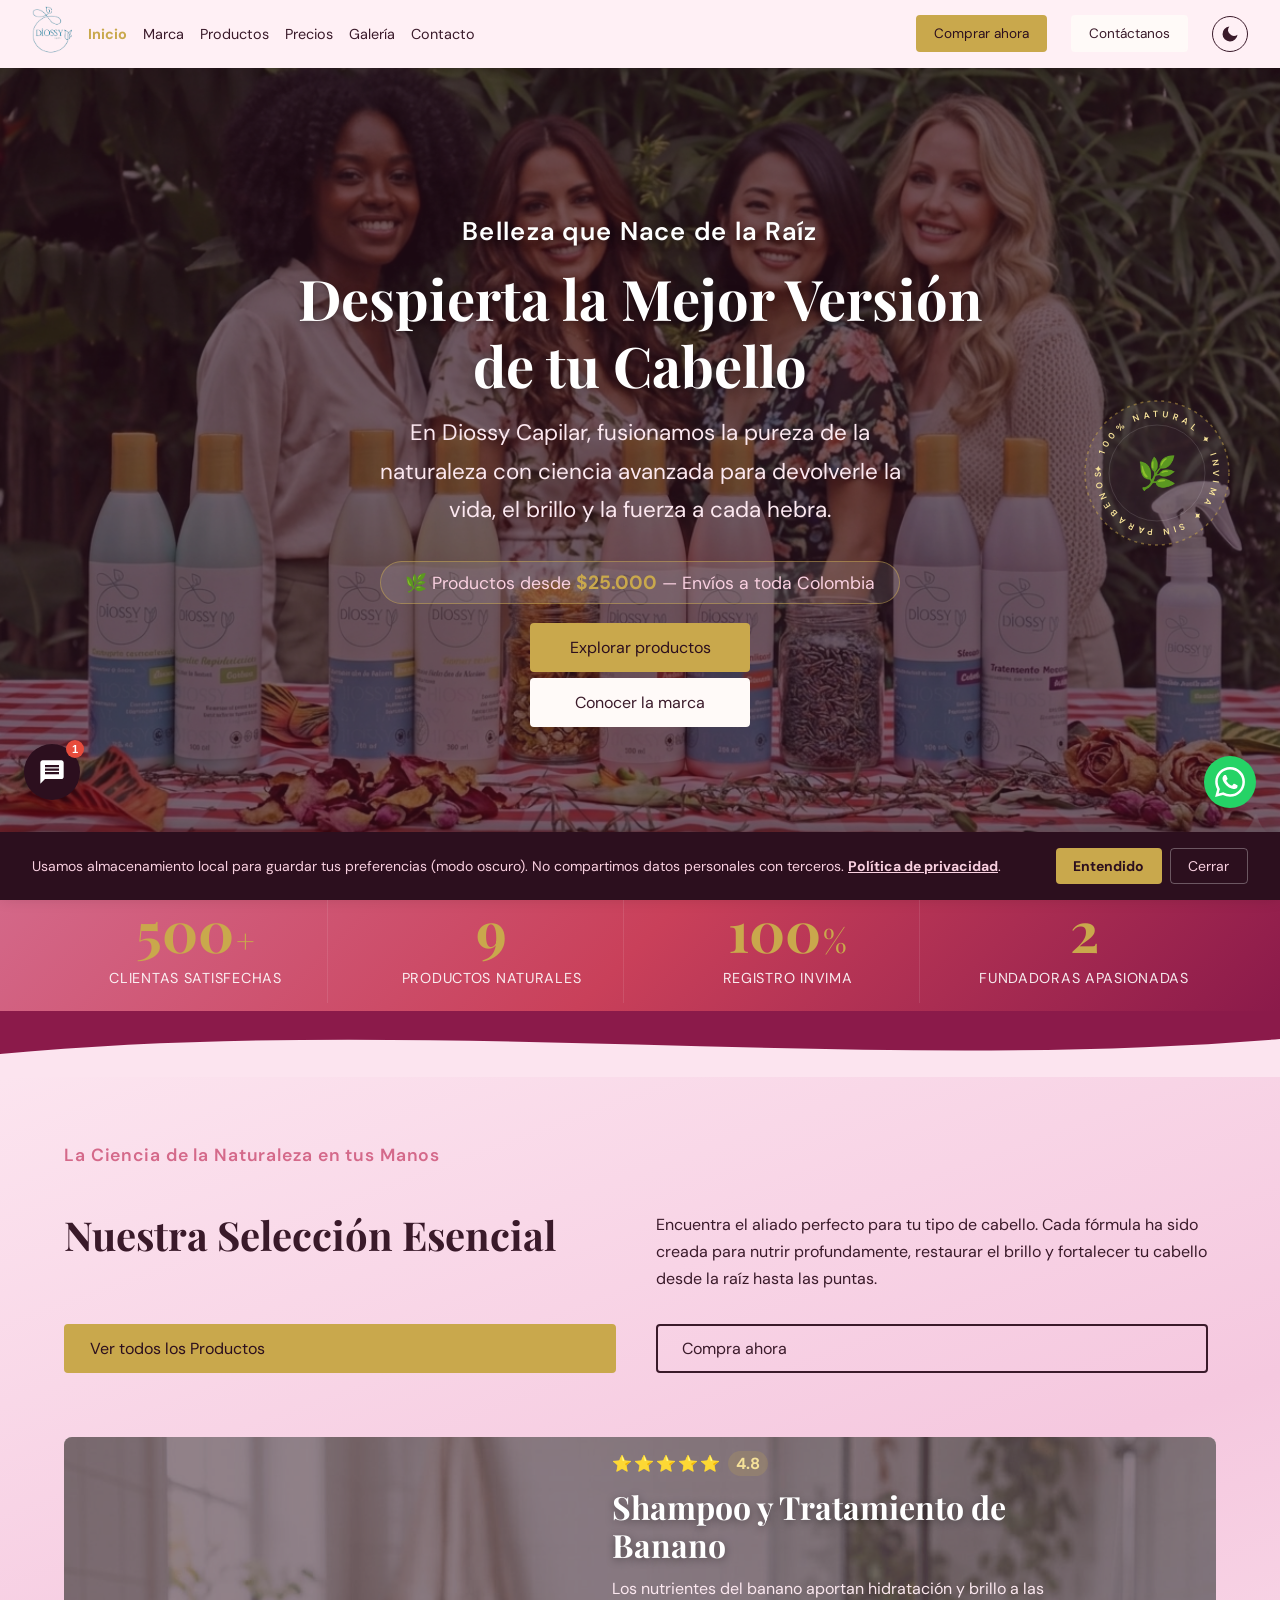
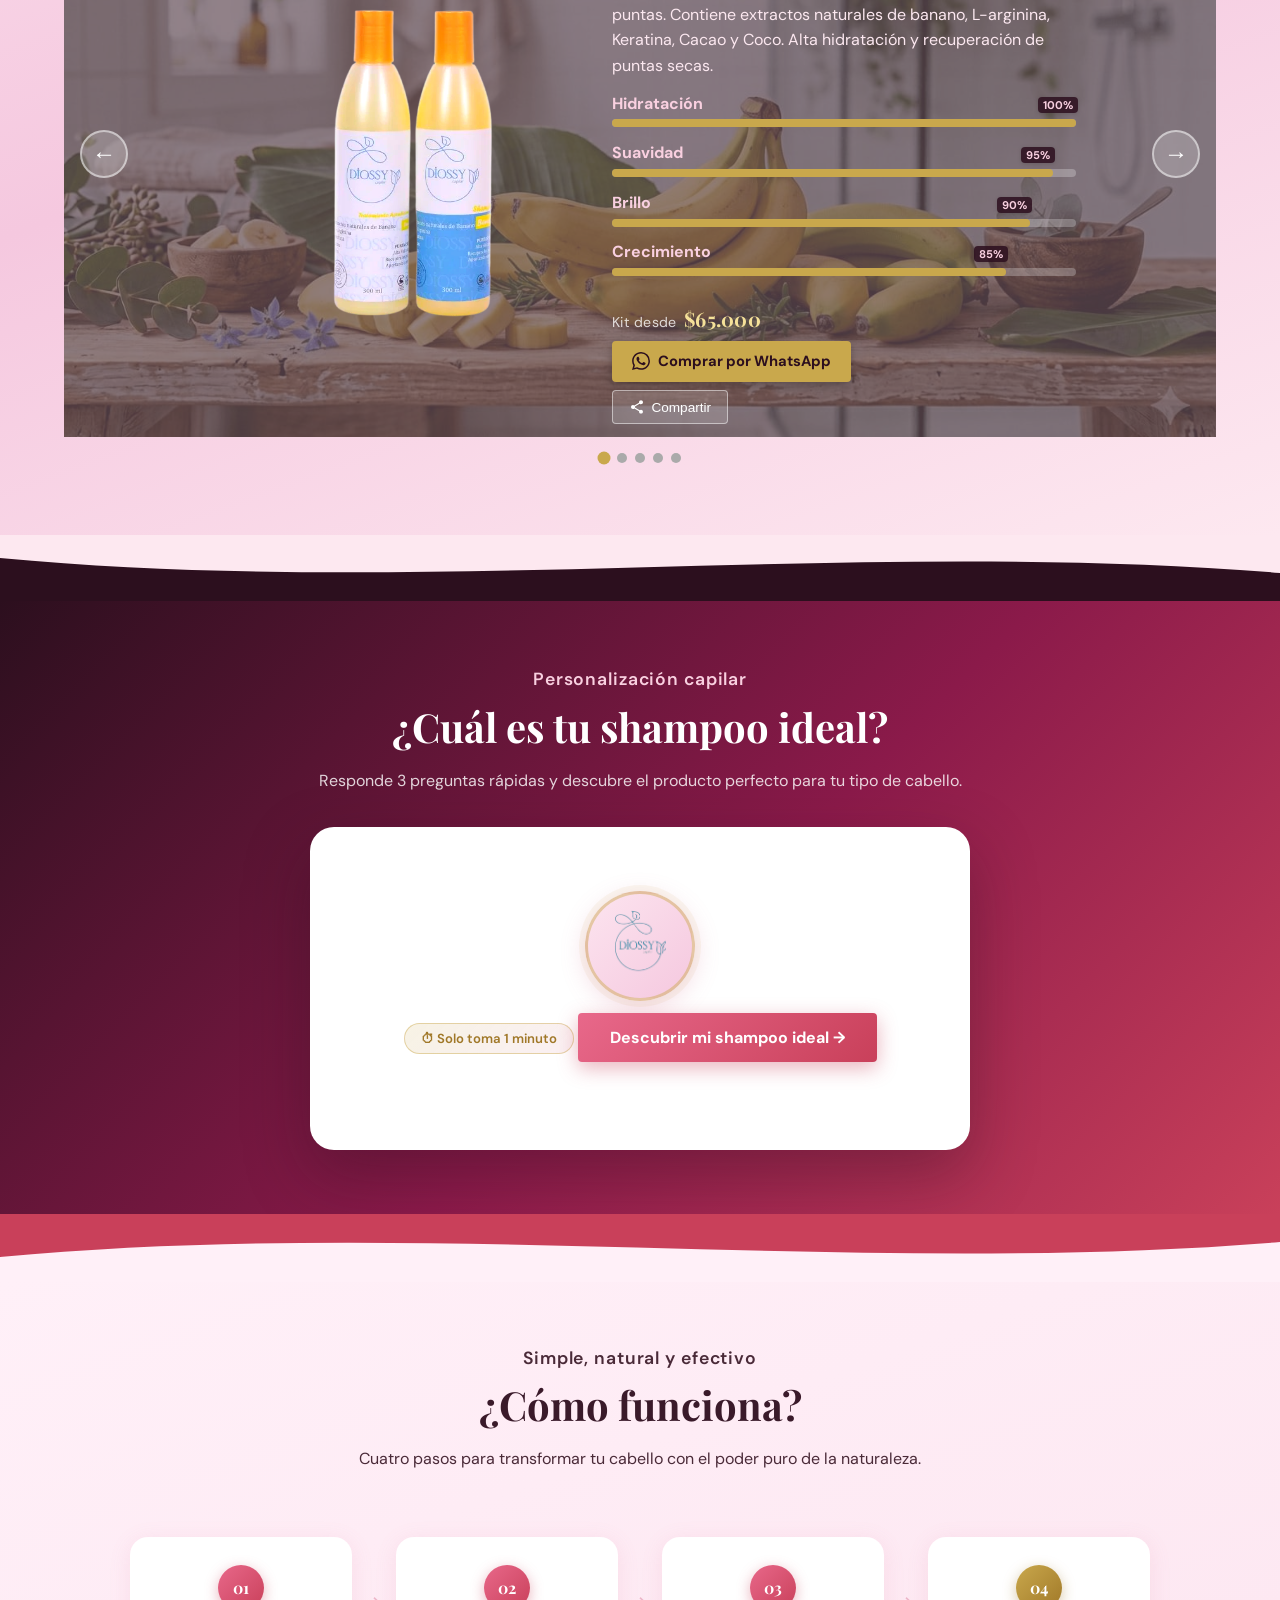
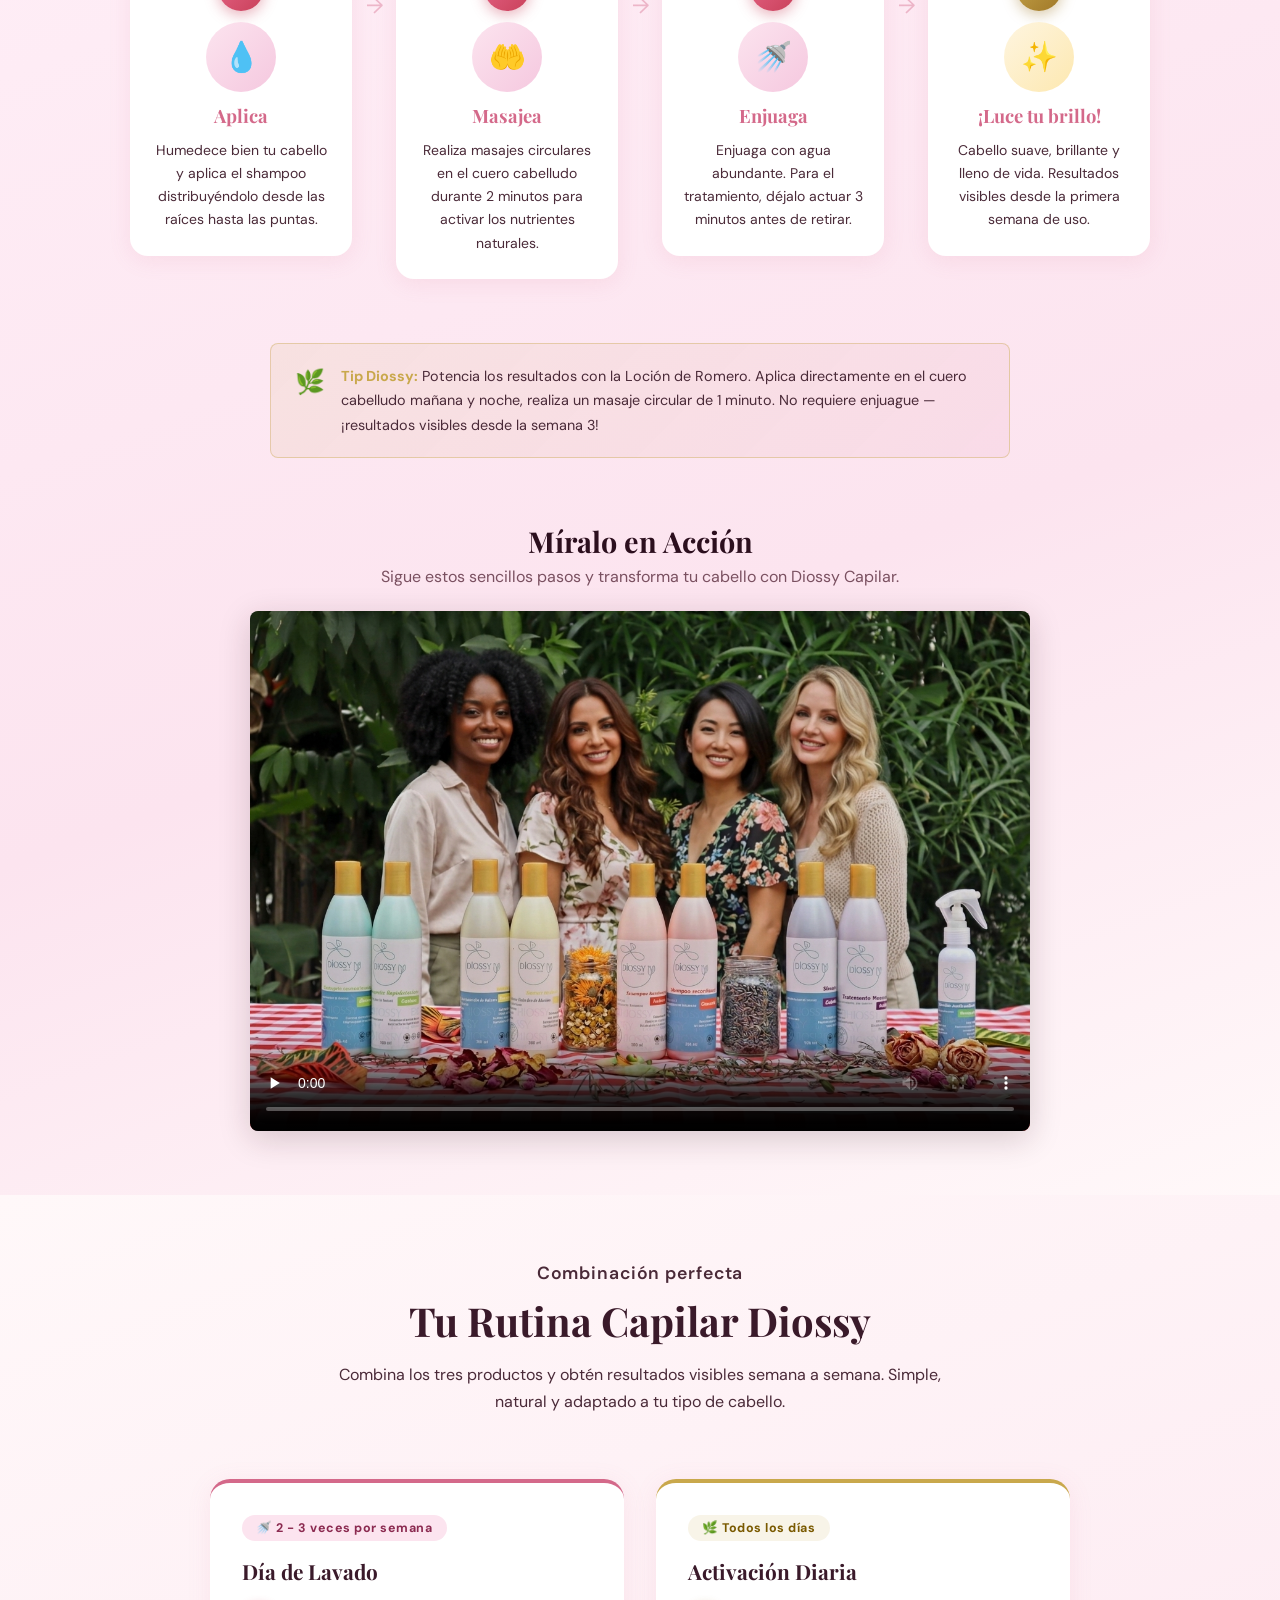
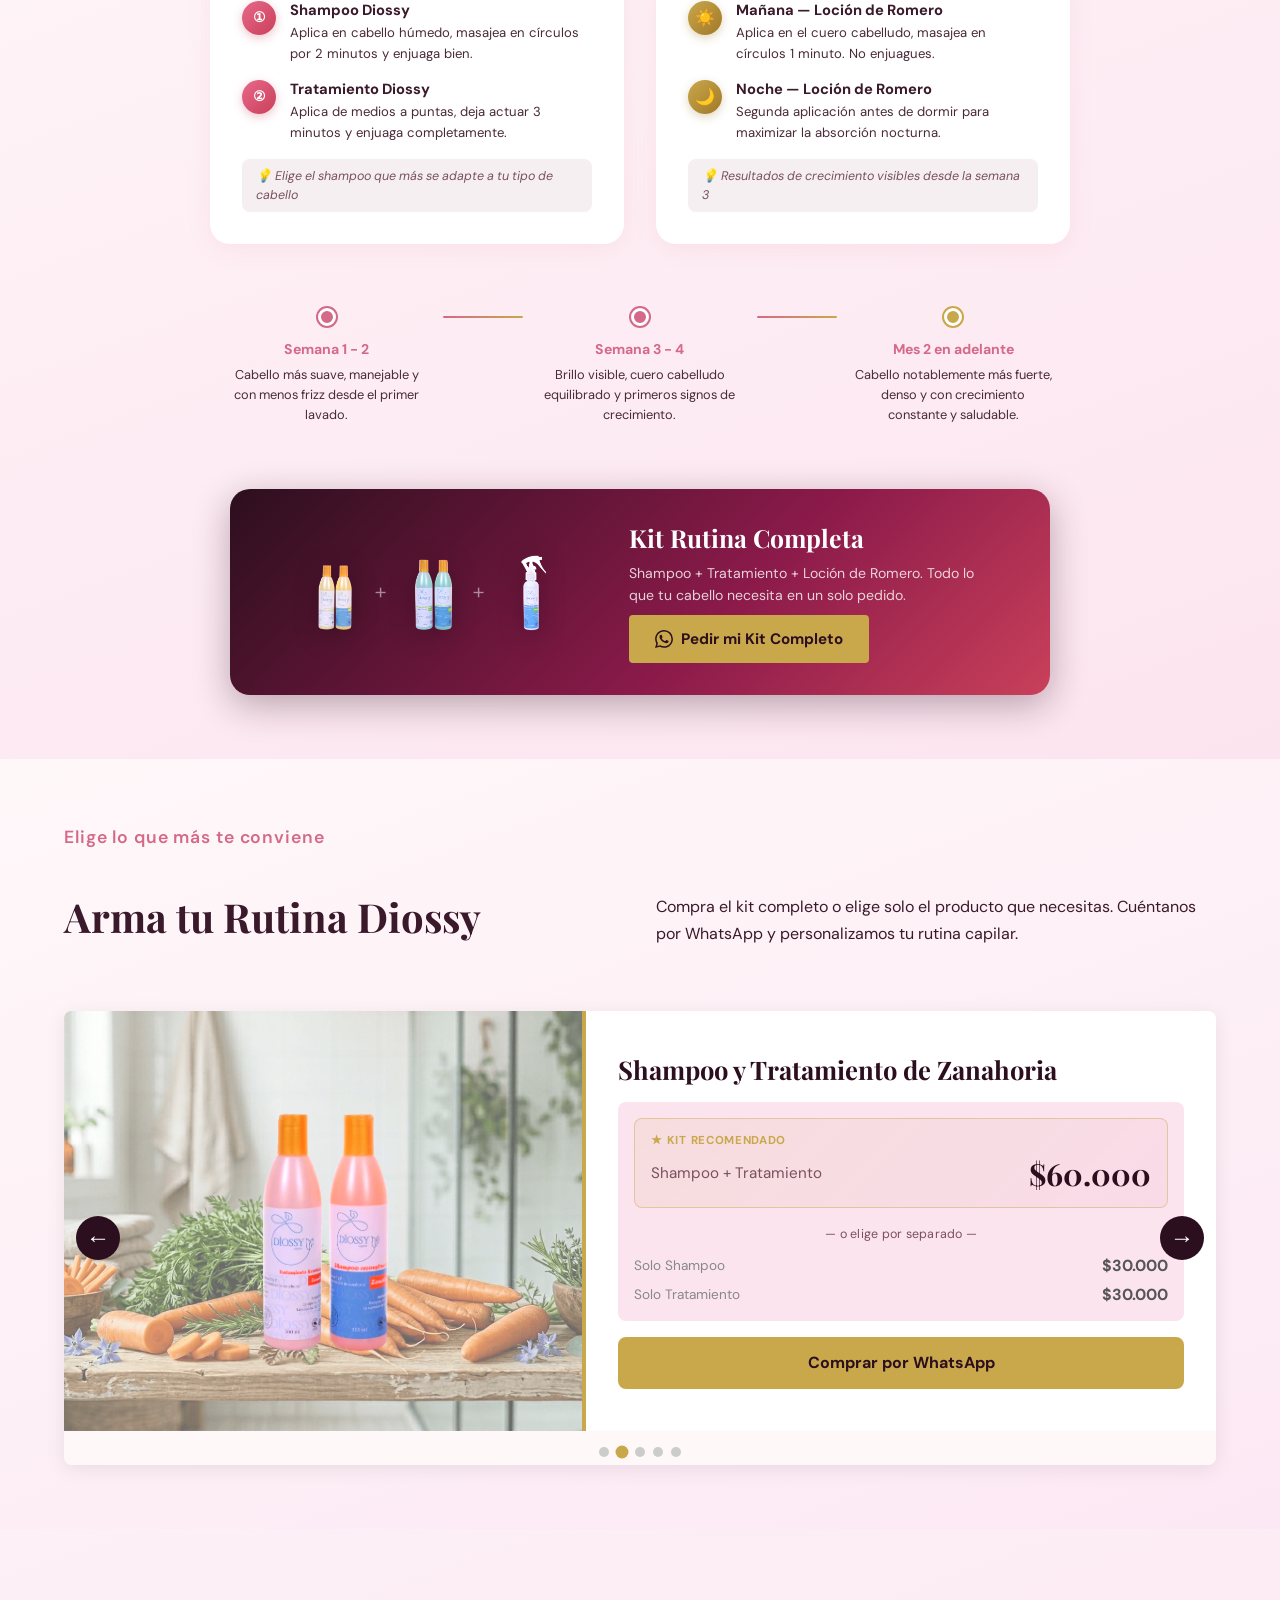
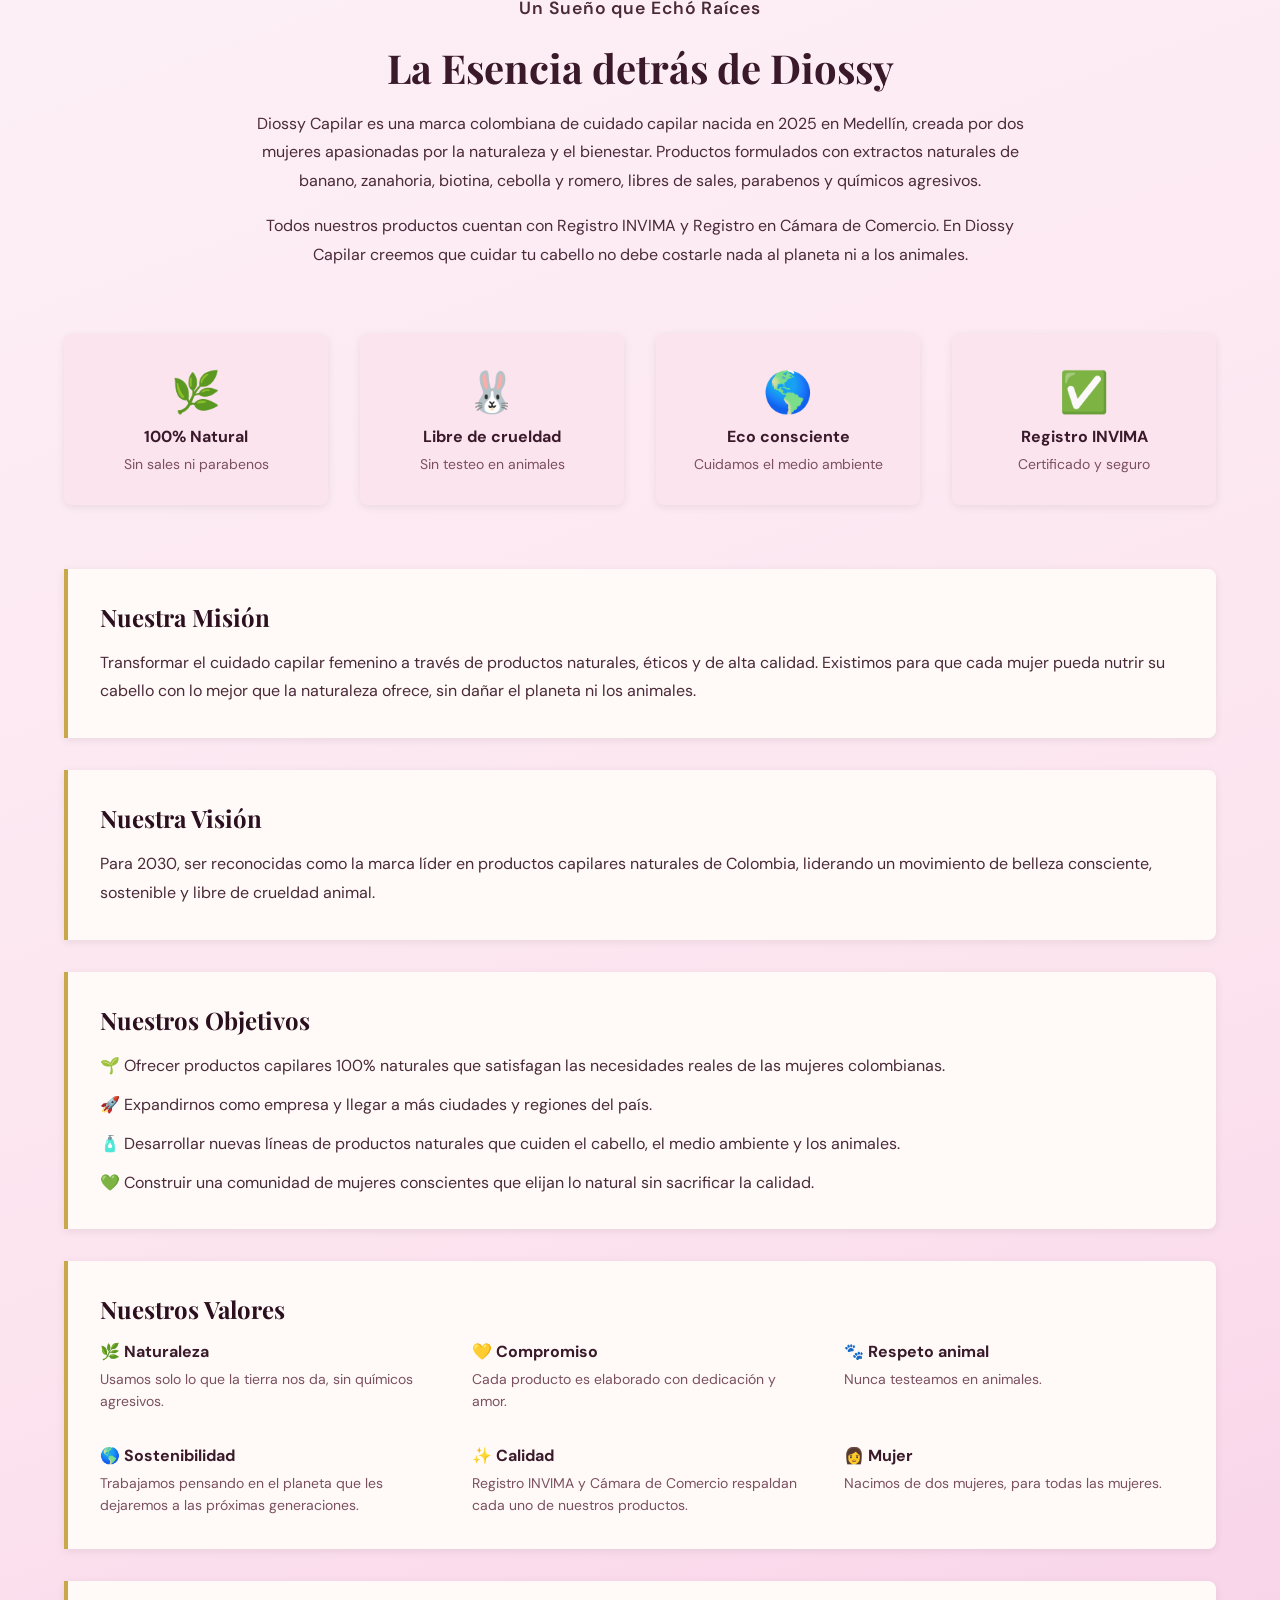
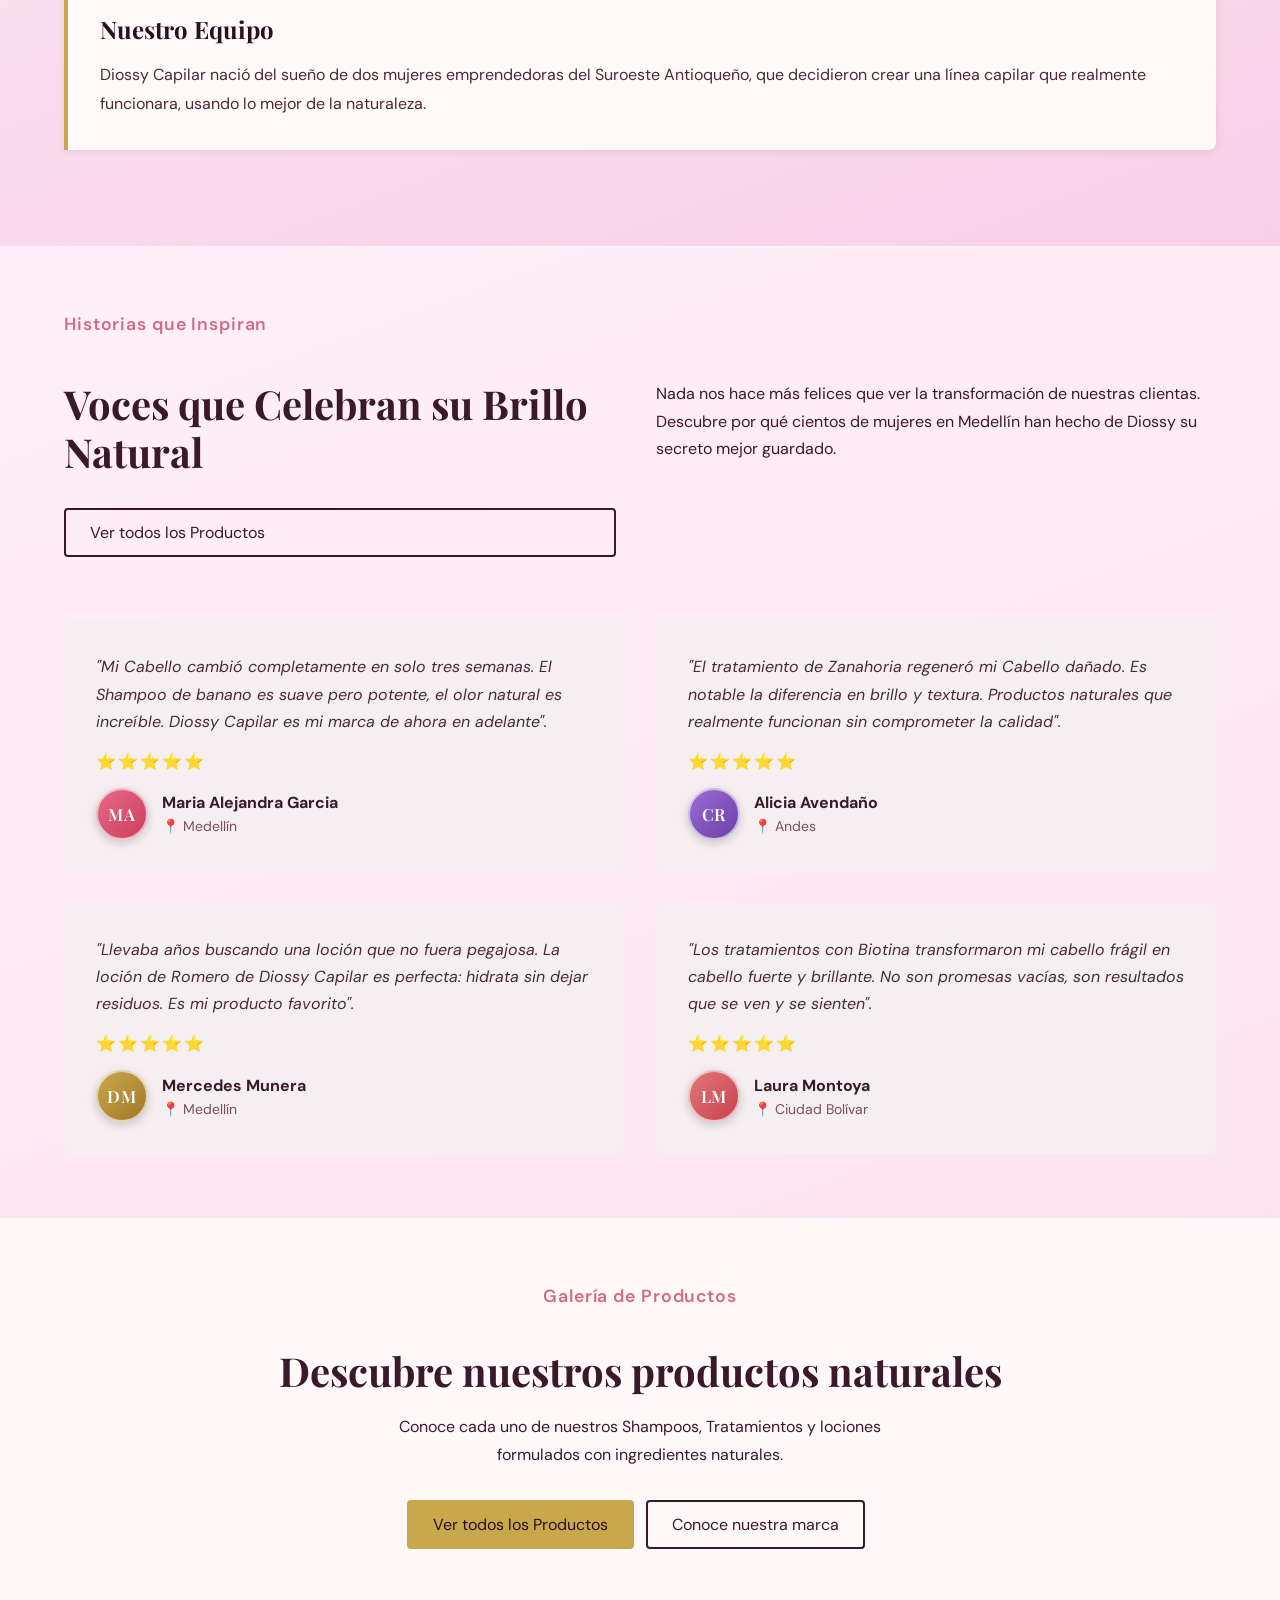
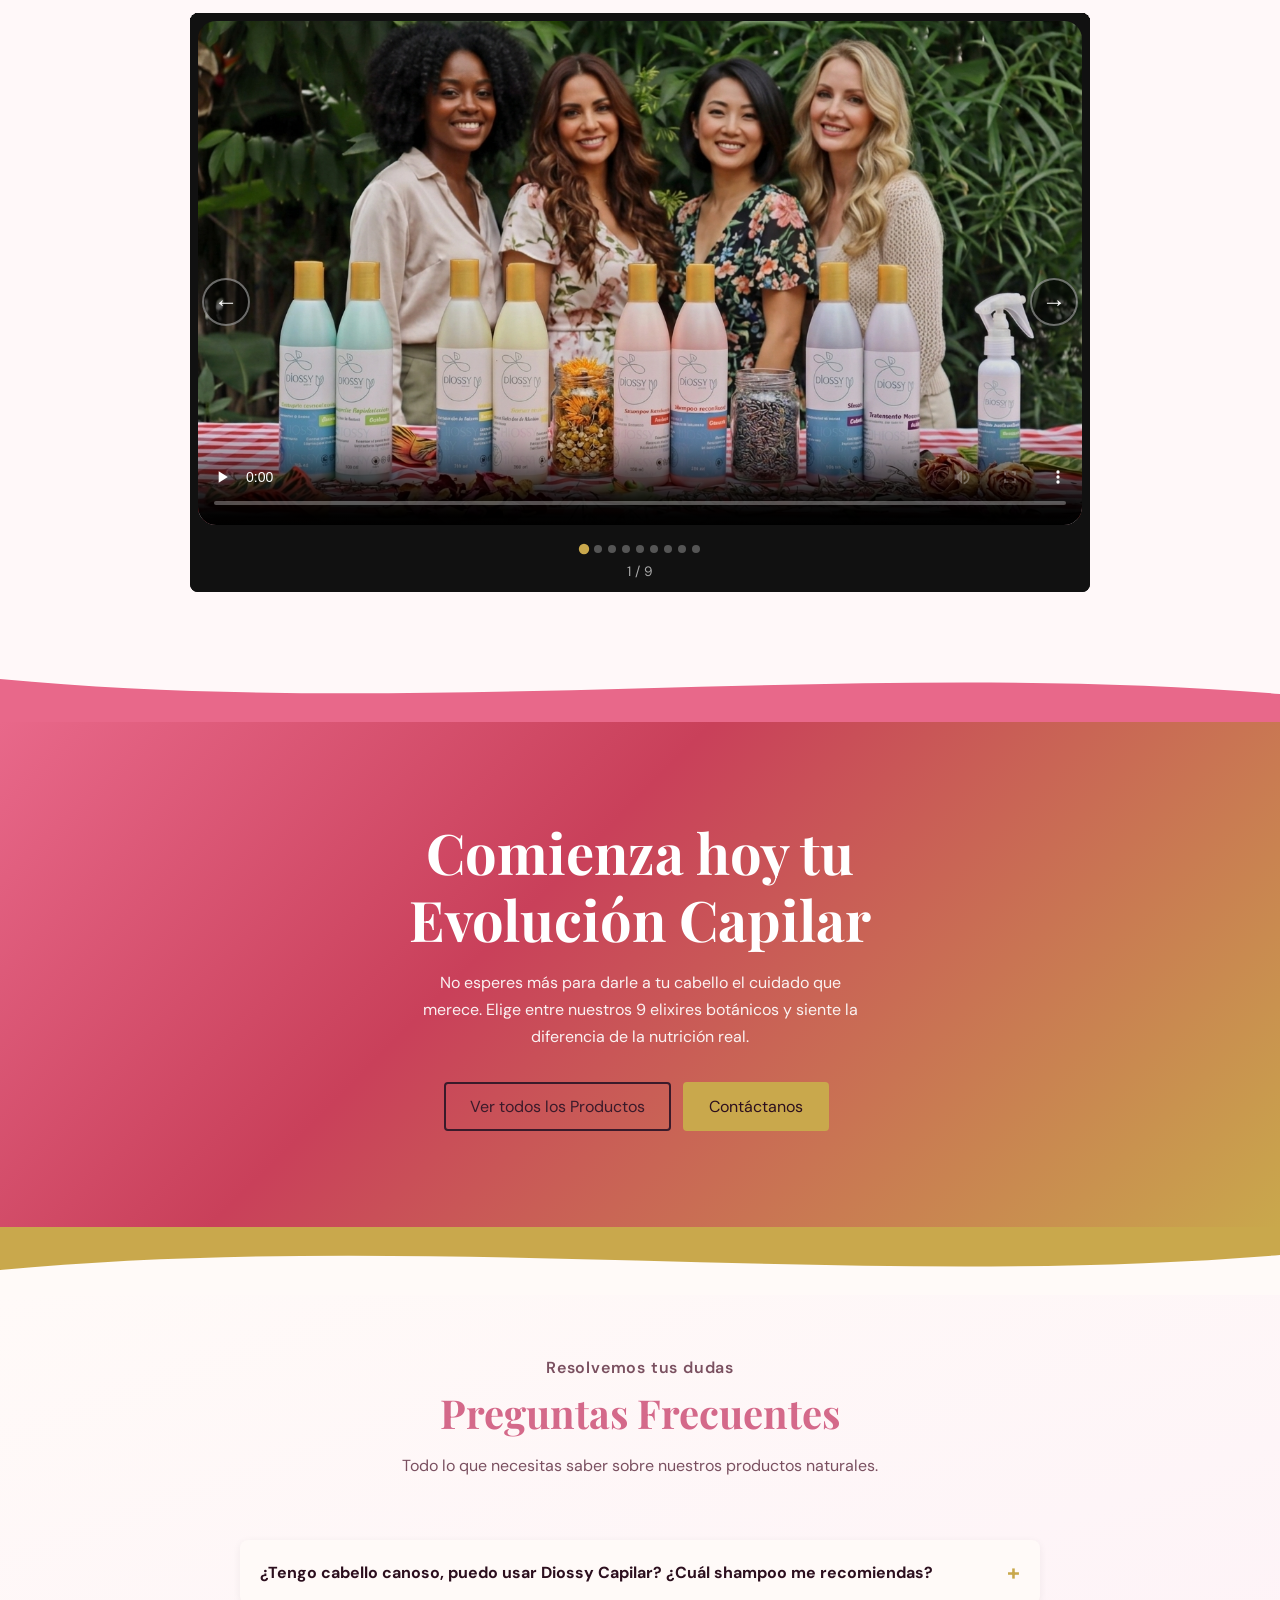
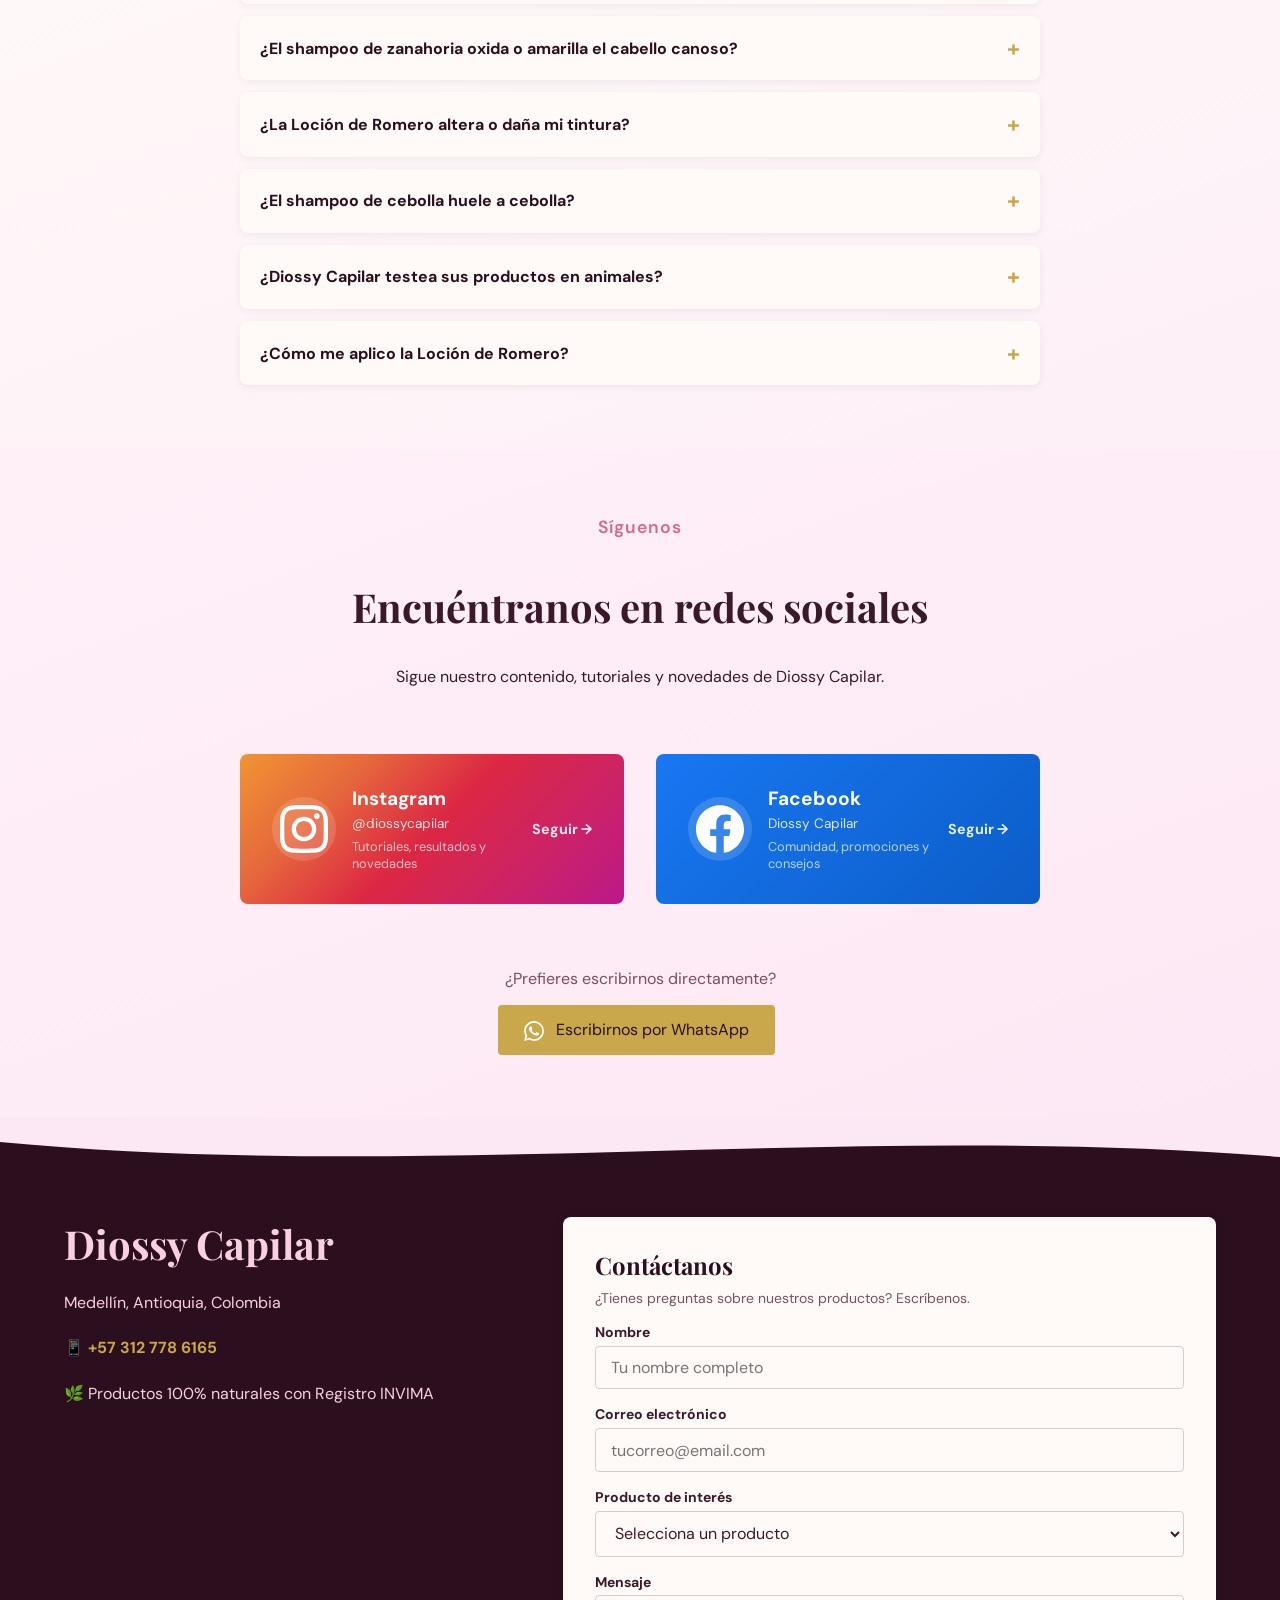
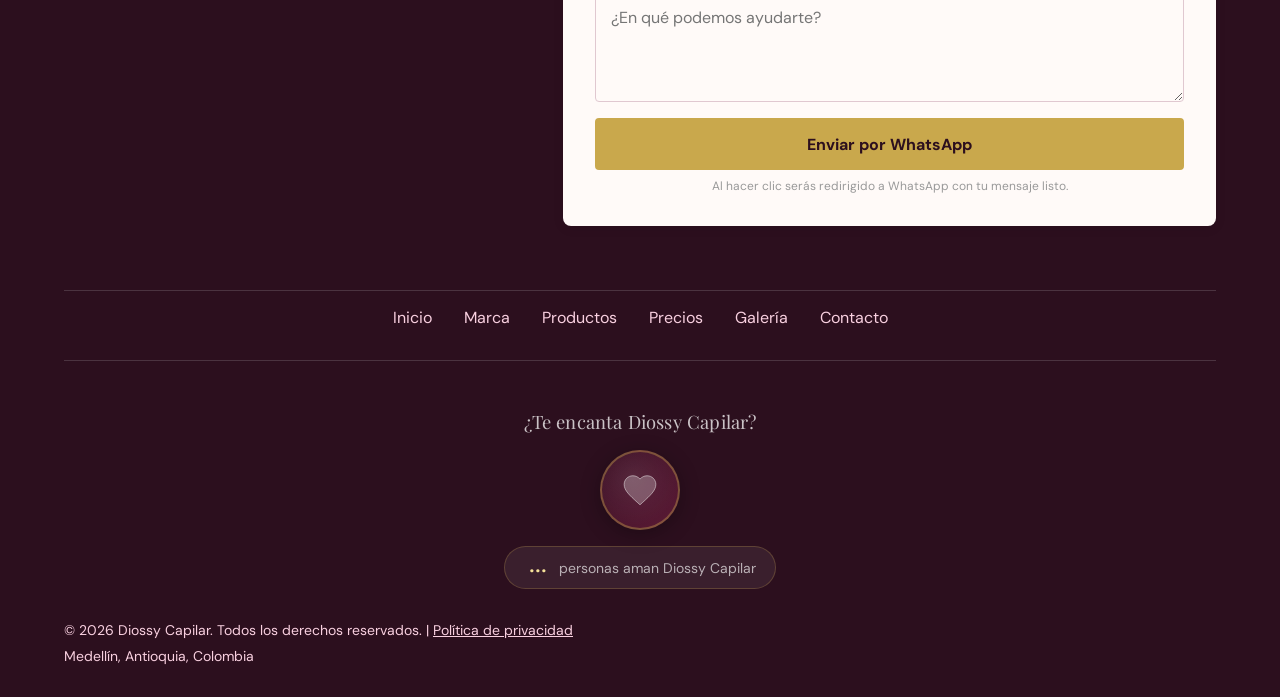
<file: index.html>
<!DOCTYPE html>
<html lang="es">
<head>
  <meta charset="UTF-8">
  <meta name="viewport" content="width=device-width, initial-scale=1.0, viewport-fit=cover">
  <meta name="format-detection" content="telephone=no">
  <meta name="apple-mobile-web-app-capable" content="yes">
  <meta name="apple-mobile-web-app-status-bar-style" content="black-translucent">
  <meta name="apple-mobile-web-app-title" content="Diossy Capilar">

  <!-- SEO -->
  <meta name="description" content="Diossy Capilar — productos capilares naturales con banano, zanahoria, biotina y romero. Medellín, Colombia.">
  <meta name="keywords" content="shampoo natural, cuidado capilar, banano, zanahoria, biotina, cebolla, romero, Medellín, Colombia, INVIMA">
  <meta name="author" content="Diossy Capilar">
  <meta name="robots" content="index, follow">

  <!-- Open Graph -->
  <meta property="og:title" content="Diossy Capilar">
  <meta property="og:description" content="Cuidado capilar 100% natural">
  <meta property="og:image" content="/multimedia/fotoHero.png">
  <meta property="og:url" content="https://diossycapilar.com">
  <meta property="og:type" content="website">
  <meta property="og:locale" content="es_CO">
  <meta property="og:site_name" content="Diossy Capilar">

  <!-- Twitter Card -->
  <meta name="twitter:card" content="summary_large_image">
  <meta name="twitter:title" content="Diossy Capilar — Cuidado Capilar Natural">
  <meta name="twitter:description" content="Productos capilares 100% naturales con banano, zanahoria, biotina y romero. Medellín, Colombia.">
  <meta name="twitter:image" content="/multimedia/fotoHero.png">

  <!-- Canonical -->
  <link rel="canonical" href="https://diossycapilar.com/">

  <!-- Color de barra del navegador en móvil -->
  <meta name="theme-color" content="#2c0f1e">
  <meta name="theme-color" content="#fffaf8" media="(prefers-color-scheme: light)">

  <!-- Fuentes Google -->
  <link rel="preconnect" href="https://fonts.googleapis.com">
  <link rel="preconnect" href="https://fonts.gstatic.com" crossorigin>
  <link rel="preload" as="style" href="https://fonts.googleapis.com/css2?family=Playfair+Display:ital,wght@0,400;0,600;1,400&family=DM+Sans:ital,wght@0,300;0,400;0,500;0,600;1,400&display=swap" onload="this.onload=null;this.rel='stylesheet'">
  <noscript><link href="https://fonts.googleapis.com/css2?family=Playfair+Display:ital,wght@0,400;0,600;1,400&family=DM+Sans:ital,wght@0,300;0,400;0,500;0,600;1,400&display=swap" rel="stylesheet"></noscript>

  <!-- Preload LCP — fondo del hero descubierto vía CSS, se adelanta aquí -->
  <link rel="preload" as="image" href="/multimedia/fotoHero.png" fetchpriority="high">

  <!-- Estilos y favicon -->
  <link rel="stylesheet" href="css/diossy.css">
  <link rel="icon" type="image/x-icon" href="/favicon.ico">
  <link rel="apple-touch-icon" href="/multimedia/logo-removebg-preview.png">
  <link rel="manifest" href="/site.webmanifest">

  <title>Diossy Capilar — Shampoos Naturales con INVIMA | Medellín, Colombia</title>

  <!-- Schema.org — datos estructurados para Google -->
  <script type="application/ld+json">
  {
    "@context": "https://schema.org",
    "@graph": [
      {
        "@type": "LocalBusiness",
        "name": "Diossy Capilar",
        "description": "Productos capilares 100% naturales con banano, zanahoria, biotina, cebolla y romero. Medellín, Colombia.",
        "url": "https://diossycapilar.com",
        "telephone": "+573127786165",
        "address": {
          "@type": "PostalAddress",
          "addressLocality": "Medellín",
          "addressRegion": "Antioquia",
          "addressCountry": "CO"
        },
        "sameAs": [
          "https://www.instagram.com/diossycapilar",
          "https://www.facebook.com/share/1HSxqC48Gy/"
        ],
        "image": "https://diossycapilar.com/multimedia/fotoHero.png"
      },
      {
        "@type": "FAQPage",
        "mainEntity": [
          {
            "@type": "Question",
            "name": "¿Tengo cabello canoso, puedo usar Diossy Capilar? ¿Cuál shampoo me recomiendas?",
            "acceptedAnswer": { "@type": "Answer", "text": "¡Claro que sí! Todos nuestros shampoos son libres de sales y parabenos. Te recomendamos el Shampoo de Biotina que fortalece sin alterar el color, o el Shampoo de Banano que hidrata sin pigmentar." }
          },
          {
            "@type": "Question",
            "name": "¿El shampoo de zanahoria oxida o amarilla el cabello canoso?",
            "acceptedAnswer": { "@type": "Answer", "text": "No. Nuestro Shampoo de Zanahoria utiliza extracto natural, no pigmentos artificiales, por lo que no oxida ni amarilla el cabello canoso." }
          },
          {
            "@type": "Question",
            "name": "¿La Loción de Romero altera o daña mi tintura?",
            "acceptedAnswer": { "@type": "Answer", "text": "No. La Loción de Romero está libre de químicos agresivos, sales y parabenos. Es segura para cabello teñido." }
          },
          {
            "@type": "Question",
            "name": "¿El shampoo de cebolla huele a cebolla?",
            "acceptedAnswer": { "@type": "Answer", "text": "No. A pesar de contener extracto natural de cebolla, tiene una fragancia fresca y agradable. El proceso de formulación elimina el olor característico conservando todos sus beneficios." }
          },
          {
            "@type": "Question",
            "name": "¿Diossy Capilar testea sus productos en animales?",
            "acceptedAnswer": { "@type": "Answer", "text": "No. Diossy Capilar es una marca 100% libre de crueldad animal. Ninguno de nuestros productos es testeado en animales." }
          },
          {
            "@type": "Question",
            "name": "¿Cómo me aplico la Loción de Romero?",
            "acceptedAnswer": { "@type": "Answer", "text": "Aplica directamente sobre el cuero cabelludo dos veces al día — mañana y noche. Realiza un masaje circular durante un minuto para activar la circulación. No requiere enjuague." }
          }
        ]
      }
    ]
  }
  </script>
</head>
<body>

  <!-- Saltar al contenido principal — accesibilidad con teclado -->
  <a href="#inicio" class="skip-link">Saltar al contenido</a>

  <!-- ================================================
       LOADER
  ================================================ -->
  <div id="loader" role="status" aria-label="Cargando Diossy Capilar">
    <div class="loader-burbujas" aria-hidden="true">
      <span class="loader-burbuja small delay-0"></span>
      <span class="loader-burbuja medium delay-1"></span>
      <span class="loader-burbuja large delay-2"></span>
      <span class="loader-burbuja small delay-3"></span>
      <span class="loader-burbuja medium delay-4"></span>
      <span class="loader-burbuja large delay-5"></span>
      <span class="loader-burbuja small delay-6"></span>
      <span class="loader-burbuja medium delay-7"></span>
    </div>
    <div class="loader-contenido">
      <picture>
        <source srcset="/multimedia/logo-removebg-preview.webp" type="image/webp">
        <img src="/multimedia/logo-removebg-preview.png" alt="Logo Diossy Capilar" class="loader-logo" loading="eager" width="200" height="200">
      </picture>
      <div class="loader-spinner"></div>
      <p class="loader-texto">Cargando experiencia natural...</p>
    </div>
  </div>

  <!-- ================================================
       HEADER
  ================================================ -->
  <header>
    <a href="#inicio" class="logo">
      <picture>
        <source srcset="/multimedia/logo-removebg-preview.webp" type="image/webp">
        <img src="/multimedia/logo-removebg-preview.png" alt="Logo Diossy Capilar" class="logo-img" loading="eager" fetchpriority="high" width="110" height="55">
      </picture>
    </a>
    <button class="nav-toggle" id="nav-toggle" aria-label="Abrir menú" aria-expanded="false" aria-controls="nav-principal">
      <span class="nav-toggle-barra" aria-hidden="true"></span>
      <span class="nav-toggle-barra" aria-hidden="true"></span>
      <span class="nav-toggle-barra" aria-hidden="true"></span>
    </button>
    <nav id="nav-principal" aria-label="Navegación principal">
      <ul>
        <li><a href="#inicio">Inicio</a></li>
        <li><a href="#marca">Marca</a></li>
        <li><a href="#productos">Productos</a></li>
        <li><a href="#precios">Precios</a></li>
        <li><a href="#galeria">Galería</a></li>
        <li><a href="#contacto">Contacto</a></li>
      </ul>
    </nav>
    <a href="#productos" class="btn-verde">Comprar ahora</a>
    <a href="#contacto" class="btn-blanco">Contáctanos</a>
    <button class="btn-dark" id="btn-dark" title="Activar modo oscuro" aria-label="Activar modo oscuro">
      <svg id="icono-dark" xmlns="http://www.w3.org/2000/svg" viewBox="0 0 24 24" width="20" height="20" fill="currentColor" aria-hidden="true">
        <path d="M21 12.79A9 9 0 1 1 11.21 3 7 7 0 0 0 21 12.79z"/>
      </svg>
    </button>
  </header>

  <main>

    <!-- ================================================
         HERO
    ================================================ -->
    <section id="inicio" class="hero">
      <p class="subtitulo-linea">Belleza que Nace de la Raíz</p>
      <h1>Despierta la Mejor Versión de tu Cabello</h1>
      <p class="descripcion">
        En Diossy Capilar, fusionamos la pureza de la naturaleza con ciencia avanzada
        para devolverle la vida, el brillo y la fuerza a cada hebra.
      </p>
      <p class="hero-precio">🌿 Productos desde <strong>$25.000</strong> — Envíos a toda Colombia</p>
      <a href="#productos" class="btn-verde">Explorar productos</a>
      <a href="#marca" class="btn-blanco">Conocer la marca</a>

      <!-- Badge giratorio -->
      <div class="badge-hero" aria-hidden="true">
        <svg class="badge-svg" viewBox="0 0 150 150" xmlns="http://www.w3.org/2000/svg">
          <defs>
            <path id="badge-circulo"
              d="M75,75 m -56,0 a 56,56 0 1,1 112,0 a 56,56 0 1,1 -112,0"/>
          </defs>
          <!-- Borde exterior punteado -->
          <circle cx="75" cy="75" r="72"
            fill="rgba(255,255,255,0.06)"
            stroke="rgba(201,168,76,0.5)"
            stroke-width="1.5"
            stroke-dasharray="3 4"/>
          <!-- Borde interior sutil -->
          <circle cx="75" cy="75" r="48"
            fill="none"
            stroke="rgba(255,255,255,0.12)"
            stroke-width="1"/>
          <!-- Texto circular -->
          <text font-size="8.8"
                fill="#f5e199"
                font-family="DM Sans, Arial, sans-serif"
                font-weight="600"
                letter-spacing="0">
            <textPath href="#badge-circulo" textLength="352" lengthAdjust="spacing">
              ✦ 100% NATURAL  ✦  INVIMA  ✦  SIN PARABENOS
            </textPath>
          </text>
        </svg>
        <!-- Centro estático -->
        <span class="badge-centro" aria-hidden="true">🌿</span>
      </div>
    </section>

    <!-- ================================================
         ESTADÍSTICAS
    ================================================ -->
    <section class="estadisticas" aria-label="Estadísticas de Diossy Capilar">
      <div class="estadisticas-grid">
        <article class="estadistica-item">
          <div class="estadistica-valor">
            <span class="estadistica-numero" data-objetivo="500">0</span>
            <span class="estadistica-signo" aria-hidden="true">+</span>
          </div>
          <p>Clientas satisfechas</p>
        </article>
        <article class="estadistica-item">
          <div class="estadistica-valor">
            <span class="estadistica-numero" data-objetivo="9">0</span>
          </div>
          <p>Productos naturales</p>
        </article>
        <article class="estadistica-item">
          <div class="estadistica-valor">
            <span class="estadistica-numero" data-objetivo="100">0</span>
            <span class="estadistica-signo" aria-hidden="true">%</span>
          </div>
          <p>Registro INVIMA</p>
        </article>
        <article class="estadistica-item">
          <div class="estadistica-valor">
            <span class="estadistica-numero" data-objetivo="2">0</span>
          </div>
          <p>Fundadoras apasionadas</p>
        </article>
      </div>
    </section>

    <!-- OLA: estadísticas (oscuro) → productos (claro) -->
    <div class="ola" aria-hidden="true">
      <svg xmlns="http://www.w3.org/2000/svg" viewBox="0 0 1440 70" preserveAspectRatio="none">
        <rect width="1440" height="70" fill="#8b1a4a"/>
        <path d="M0,45 C480,5 960,65 1440,30 L1440,70 L0,70 Z" fill="#fce4ef"/>
      </svg>
    </div>

    <!-- ================================================
         PRODUCTOS — CARRUSEL
    ================================================ -->
    <section id="productos" class="productos-destacados">
      <header class="seccion-encabezado">
        <p class="subtitulo-linea">La Ciencia de la Naturaleza en tus Manos</p>
        <h2>Nuestra Selección Esencial</h2>
        <p>Encuentra el aliado perfecto para tu tipo de cabello. Cada fórmula ha sido creada para nutrir profundamente, restaurar el brillo y fortalecer tu cabello desde la raíz hasta las puntas.</p>
        <a href="#productos" class="btn-verde">Ver todos los Productos</a>
        <a href="#precios" class="btn-blanco-borde">Compra ahora</a>
      </header>

      <div class="carrusel" id="carrusel-productos" role="region" aria-label="Carrusel de productos">
        <button class="carrusel-btn carrusel-prev" aria-label="Producto anterior">&#8592;</button>
        <button class="carrusel-btn carrusel-next" aria-label="Producto siguiente">&#8594;</button>

        <div class="carrusel-pista">

          <!-- SLIDE 1 — BANANO -->
          <article class="carrusel-slide banano-fondo" aria-label="Shampoo y Tratamiento de Banano">
            <div class="slide-overlay" aria-hidden="true"></div>
            <div class="slide-contenido">
              <picture>
                <source srcset="/multimedia/shampoo-banano.webp" type="image/webp">
                <img src="/multimedia/shampoo%20banano.png" alt="Botella de Shampoo de Banano Diossy Capilar" loading="lazy" width="280" height="420">
              </picture>
              <div class="slide-info">
                <div class="estrellas" role="img" aria-label="Calificación 4.8 de 5 estrellas">
                  <span aria-hidden="true">⭐</span><span aria-hidden="true">⭐</span><span aria-hidden="true">⭐</span><span aria-hidden="true">⭐</span><span aria-hidden="true">⭐</span>
                  <span class="estrellas-numero">4.8</span>
                </div>
                <h3>Shampoo y Tratamiento de Banano</h3>
                <p>Los nutrientes del banano aportan hidratación y brillo a las puntas. Contiene extractos naturales de banano, L-arginina, Keratina, Cacao y Coco. Alta hidratación y recuperación de puntas secas.</p>
                <div class="beneficios" aria-label="Beneficios del producto">
                  <p class="beneficio-etiqueta">Hidratación</p>
                  <div class="barra-fondo" role="progressbar" aria-label="Hidratación: 100%" aria-valuenow="100" aria-valuemin="0" aria-valuemax="100"><div class="barra-relleno" data-porcentaje="100"></div></div>
                  <p class="beneficio-etiqueta">Suavidad</p>
                  <div class="barra-fondo" role="progressbar" aria-label="Suavidad: 95%" aria-valuenow="95" aria-valuemin="0" aria-valuemax="100"><div class="barra-relleno" data-porcentaje="95"></div></div>
                  <p class="beneficio-etiqueta">Brillo</p>
                  <div class="barra-fondo" role="progressbar" aria-label="Brillo: 90%" aria-valuenow="90" aria-valuemin="0" aria-valuemax="100"><div class="barra-relleno" data-porcentaje="90"></div></div>
                  <p class="beneficio-etiqueta">Crecimiento</p>
                  <div class="barra-fondo" role="progressbar" aria-label="Crecimiento: 85%" aria-valuenow="85" aria-valuemin="0" aria-valuemax="100"><div class="barra-relleno" data-porcentaje="85"></div></div>
                </div>
                <div class="slide-acciones">
                  <span class="slide-precio">Kit desde <strong>$65.000</strong></span>
                  <a href="https://wa.me/573127786165?text=Hola%20Diossy%20Capilar!%20Me%20interesa%20el%20Shampoo%20y%20Tratamiento%20de%20Banano%20%F0%9F%8D%8C" target="_blank" rel="noopener noreferrer" class="btn-slide-comprar" aria-label="Comprar Shampoo de Banano por WhatsApp">
                    <svg xmlns="http://www.w3.org/2000/svg" viewBox="0 0 24 24" width="18" height="18" fill="currentColor" aria-hidden="true">
                      <path d="M17.472 14.382c-.297-.149-1.758-.867-2.03-.967-.273-.099-.471-.148-.67.15-.197.297-.767.966-.94 1.164-.173.199-.347.223-.644.075-.297-.15-1.255-.463-2.39-1.475-.883-.788-1.48-1.761-1.653-2.059-.173-.297-.018-.458.13-.606.134-.133.298-.347.446-.52.149-.174.198-.298.298-.497.099-.198.05-.371-.025-.52-.075-.149-.669-1.612-.916-2.207-.242-.579-.487-.5-.669-.51-.173-.008-.371-.01-.57-.01-.198 0-.52.074-.792.372-.272.297-1.04 1.016-1.04 2.479 0 1.462 1.065 2.875 1.213 3.074.149.198 2.096 3.2 5.077 4.487.709.306 1.262.489 1.694.625.712.227 1.36.195 1.871.118.571-.085 1.758-.719 2.006-1.413.248-.694.248-1.289.173-1.413-.074-.124-.272-.198-.57-.347m-5.421 7.403h-.004a9.87 9.87 0 01-5.031-1.378l-.361-.214-3.741.982.998-3.648-.235-.374a9.86 9.86 0 01-1.51-5.26c.001-5.45 4.436-9.884 9.888-9.884 2.64 0 5.122 1.03 6.988 2.898a9.825 9.825 0 012.893 6.994c-.003 5.45-4.437 9.884-9.885 9.884m8.413-18.297A11.815 11.815 0 0012.05 0C5.495 0 .16 5.335.157 11.892c0 2.096.547 4.142 1.588 5.945L.057 24l6.305-1.654a11.882 11.882 0 005.683 1.448h.005c6.554 0 11.89-5.335 11.893-11.893a11.821 11.821 0 00-3.48-8.413Z"/>
                    </svg>
                    Comprar por WhatsApp
                  </a>
                  <button class="btn-compartir" data-producto="Shampoo y Tratamiento de Banano" aria-label="Compartir Shampoo y Tratamiento de Banano">
                    <svg xmlns="http://www.w3.org/2000/svg" viewBox="0 0 24 24" width="16" height="16" fill="currentColor" aria-hidden="true">
                      <path d="M18 16.08c-.76 0-1.44.3-1.96.77L8.91 12.7c.05-.23.09-.46.09-.7s-.04-.47-.09-.7l7.05-4.11c.54.5 1.25.81 2.04.81 1.66 0 3-1.34 3-3s-1.34-3-3-3-3 1.34-3 3c0 .24.04.47.09.7L8.04 9.81C7.5 9.31 6.79 9 6 9c-1.66 0-3 1.34-3 3s1.34 3 3 3c.79 0 1.5-.31 2.04-.81l7.12 4.16c-.05.21-.08.43-.08.65 0 1.61 1.31 2.92 2.92 2.92s2.92-1.31 2.92-2.92-1.31-2.92-2.92-2.92z"/>
                    </svg>
                    Compartir
                  </button>
                </div>
              </div>
            </div>
          </article>

          <!-- SLIDE 2 — ZANAHORIA -->
          <article class="carrusel-slide zanahoria-fondo" aria-label="Shampoo y Tratamiento de Zanahoria">
            <div class="slide-overlay" aria-hidden="true"></div>
            <div class="slide-contenido">
              <picture>
                <source srcset="/multimedia/shampoo-zanahoria.webp" type="image/webp">
                <img src="/multimedia/shampoo%20zanahoria.png" alt="Botella de Shampoo de Zanahoria Diossy Capilar" loading="lazy" width="280" height="420">
              </picture>
              <div class="slide-info">
                <div class="estrellas" role="img" aria-label="Calificación 4.7 de 5 estrellas">
                  <span aria-hidden="true">⭐</span><span aria-hidden="true">⭐</span><span aria-hidden="true">⭐</span><span aria-hidden="true">⭐</span><span aria-hidden="true">⭐</span>
                  <span class="estrellas-numero">4.7</span>
                </div>
                <h3>Shampoo y Tratamiento de Zanahoria</h3>
                <p>Las vitaminas C y E de la zanahoria logran un relleno molecular reconstructor. Extractos naturales de zanahoria, argán, guaraná y biotina. Recupera el brillo y la suavidad del cabello.</p>
                <div class="beneficios" aria-label="Beneficios del producto">
                  <p class="beneficio-etiqueta">Hidratación</p>
                  <div class="barra-fondo" role="progressbar" aria-label="Hidratación: 90%" aria-valuenow="90" aria-valuemin="0" aria-valuemax="100"><div class="barra-relleno" data-porcentaje="90"></div></div>
                  <p class="beneficio-etiqueta">Suavidad</p>
                  <div class="barra-fondo" role="progressbar" aria-label="Suavidad: 100%" aria-valuenow="100" aria-valuemin="0" aria-valuemax="100"><div class="barra-relleno" data-porcentaje="100"></div></div>
                  <p class="beneficio-etiqueta">Brillo</p>
                  <div class="barra-fondo" role="progressbar" aria-label="Brillo: 95%" aria-valuenow="95" aria-valuemin="0" aria-valuemax="100"><div class="barra-relleno" data-porcentaje="95"></div></div>
                  <p class="beneficio-etiqueta">Crecimiento</p>
                  <div class="barra-fondo" role="progressbar" aria-label="Crecimiento: 90%" aria-valuenow="90" aria-valuemin="0" aria-valuemax="100"><div class="barra-relleno" data-porcentaje="90"></div></div>
                </div>
                <div class="slide-acciones">
                  <span class="slide-precio">Kit desde <strong>$60.000</strong></span>
                  <a href="https://wa.me/573127786165?text=Hola%20Diossy%20Capilar!%20Me%20interesa%20el%20Shampoo%20y%20Tratamiento%20de%20Zanahoria%20%F0%9F%A5%95" target="_blank" rel="noopener noreferrer" class="btn-slide-comprar" aria-label="Comprar Shampoo de Zanahoria por WhatsApp">
                    <svg xmlns="http://www.w3.org/2000/svg" viewBox="0 0 24 24" width="18" height="18" fill="currentColor" aria-hidden="true">
                      <path d="M17.472 14.382c-.297-.149-1.758-.867-2.03-.967-.273-.099-.471-.148-.67.15-.197.297-.767.966-.94 1.164-.173.199-.347.223-.644.075-.297-.15-1.255-.463-2.39-1.475-.883-.788-1.48-1.761-1.653-2.059-.173-.297-.018-.458.13-.606.134-.133.298-.347.446-.52.149-.174.198-.298.298-.497.099-.198.05-.371-.025-.52-.075-.149-.669-1.612-.916-2.207-.242-.579-.487-.5-.669-.51-.173-.008-.371-.01-.57-.01-.198 0-.52.074-.792.372-.272.297-1.04 1.016-1.04 2.479 0 1.462 1.065 2.875 1.213 3.074.149.198 2.096 3.2 5.077 4.487.709.306 1.262.489 1.694.625.712.227 1.36.195 1.871.118.571-.085 1.758-.719 2.006-1.413.248-.694.248-1.289.173-1.413-.074-.124-.272-.198-.57-.347m-5.421 7.403h-.004a9.87 9.87 0 01-5.031-1.378l-.361-.214-3.741.982.998-3.648-.235-.374a9.86 9.86 0 01-1.51-5.26c.001-5.45 4.436-9.884 9.888-9.884 2.64 0 5.122 1.03 6.988 2.898a9.825 9.825 0 012.893 6.994c-.003 5.45-4.437 9.884-9.885 9.884m8.413-18.297A11.815 11.815 0 0012.05 0C5.495 0 .16 5.335.157 11.892c0 2.096.547 4.142 1.588 5.945L.057 24l6.305-1.654a11.882 11.882 0 005.683 1.448h.005c6.554 0 11.89-5.335 11.893-11.893a11.821 11.821 0 00-3.48-8.413Z"/>
                    </svg>
                    Comprar por WhatsApp
                  </a>
                  <button class="btn-compartir" data-producto="Shampoo y Tratamiento de Zanahoria" aria-label="Compartir Shampoo y Tratamiento de Zanahoria">
                    <svg xmlns="http://www.w3.org/2000/svg" viewBox="0 0 24 24" width="16" height="16" fill="currentColor" aria-hidden="true">
                      <path d="M18 16.08c-.76 0-1.44.3-1.96.77L8.91 12.7c.05-.23.09-.46.09-.7s-.04-.47-.09-.7l7.05-4.11c.54.5 1.25.81 2.04.81 1.66 0 3-1.34 3-3s-1.34-3-3-3-3 1.34-3 3c0 .24.04.47.09.7L8.04 9.81C7.5 9.31 6.79 9 6 9c-1.66 0-3 1.34-3 3s1.34 3 3 3c.79 0 1.5-.31 2.04-.81l7.12 4.16c-.05.21-.08.43-.08.65 0 1.61 1.31 2.92 2.92 2.92s2.92-1.31 2.92-2.92-1.31-2.92-2.92-2.92z"/>
                    </svg>
                    Compartir
                  </button>
                </div>
              </div>
            </div>
          </article>

          <!-- SLIDE 3 — BIOTINA -->
          <article class="carrusel-slide biotina-fondo" aria-label="Shampoo y Tratamiento de Biotina">
            <div class="slide-overlay" aria-hidden="true"></div>
            <div class="slide-contenido">
              <picture>
                <source srcset="/multimedia/shampoobiotina.webp" type="image/webp">
                <img src="/multimedia/shampoobiotina.png" alt="Botella de Shampoo de Biotina Diossy Capilar" loading="lazy" width="280" height="420">
              </picture>
              <div class="slide-info">
                <div class="estrellas" role="img" aria-label="Calificación 4.9 de 5 estrellas">
                  <span aria-hidden="true">⭐</span><span aria-hidden="true">⭐</span><span aria-hidden="true">⭐</span><span aria-hidden="true">⭐</span><span aria-hidden="true">⭐</span>
                  <span class="estrellas-numero">4.9</span>
                </div>
                <h3>Shampoo y Tratamiento de Biotina</h3>
                <p>Extractos naturales de Cannabis, Biotina, Arroz, Fitoestimulinas y vitaminas. Engrosa el cabello aportando brillo y fuerza. Estimula el crecimiento y aporta grosor y vitalidad.</p>
                <div class="beneficios" aria-label="Beneficios del producto">
                  <p class="beneficio-etiqueta">Hidratación</p>
                  <div class="barra-fondo" role="progressbar" aria-label="Hidratación: 90%" aria-valuenow="90" aria-valuemin="0" aria-valuemax="100"><div class="barra-relleno" data-porcentaje="90"></div></div>
                  <p class="beneficio-etiqueta">Suavidad</p>
                  <div class="barra-fondo" role="progressbar" aria-label="Suavidad: 80%" aria-valuenow="80" aria-valuemin="0" aria-valuemax="100"><div class="barra-relleno" data-porcentaje="80"></div></div>
                  <p class="beneficio-etiqueta">Brillo</p>
                  <div class="barra-fondo" role="progressbar" aria-label="Brillo: 85%" aria-valuenow="85" aria-valuemin="0" aria-valuemax="100"><div class="barra-relleno" data-porcentaje="85"></div></div>
                  <p class="beneficio-etiqueta">Crecimiento</p>
                  <div class="barra-fondo" role="progressbar" aria-label="Crecimiento: 100%" aria-valuenow="100" aria-valuemin="0" aria-valuemax="100"><div class="barra-relleno" data-porcentaje="100"></div></div>
                </div>
                <div class="slide-acciones">
                  <span class="slide-precio">Kit desde <strong>$60.000</strong></span>
                  <a href="https://wa.me/573127786165?text=Hola%20Diossy%20Capilar!%20Me%20interesa%20el%20Shampoo%20y%20Tratamiento%20de%20Biotina%20%F0%9F%92%9A" target="_blank" rel="noopener noreferrer" class="btn-slide-comprar" aria-label="Comprar Shampoo de Biotina por WhatsApp">
                    <svg xmlns="http://www.w3.org/2000/svg" viewBox="0 0 24 24" width="18" height="18" fill="currentColor" aria-hidden="true">
                      <path d="M17.472 14.382c-.297-.149-1.758-.867-2.03-.967-.273-.099-.471-.148-.67.15-.197.297-.767.966-.94 1.164-.173.199-.347.223-.644.075-.297-.15-1.255-.463-2.39-1.475-.883-.788-1.48-1.761-1.653-2.059-.173-.297-.018-.458.13-.606.134-.133.298-.347.446-.52.149-.174.198-.298.298-.497.099-.198.05-.371-.025-.52-.075-.149-.669-1.612-.916-2.207-.242-.579-.487-.5-.669-.51-.173-.008-.371-.01-.57-.01-.198 0-.52.074-.792.372-.272.297-1.04 1.016-1.04 2.479 0 1.462 1.065 2.875 1.213 3.074.149.198 2.096 3.2 5.077 4.487.709.306 1.262.489 1.694.625.712.227 1.36.195 1.871.118.571-.085 1.758-.719 2.006-1.413.248-.694.248-1.289.173-1.413-.074-.124-.272-.198-.57-.347m-5.421 7.403h-.004a9.87 9.87 0 01-5.031-1.378l-.361-.214-3.741.982.998-3.648-.235-.374a9.86 9.86 0 01-1.51-5.26c.001-5.45 4.436-9.884 9.888-9.884 2.64 0 5.122 1.03 6.988 2.898a9.825 9.825 0 012.893 6.994c-.003 5.45-4.437 9.884-9.885 9.884m8.413-18.297A11.815 11.815 0 0012.05 0C5.495 0 .16 5.335.157 11.892c0 2.096.547 4.142 1.588 5.945L.057 24l6.305-1.654a11.882 11.882 0 005.683 1.448h.005c6.554 0 11.89-5.335 11.893-11.893a11.821 11.821 0 00-3.48-8.413Z"/>
                    </svg>
                    Comprar por WhatsApp
                  </a>
                  <button class="btn-compartir" data-producto="Shampoo y Tratamiento de Biotina" aria-label="Compartir Shampoo y Tratamiento de Biotina">
                    <svg xmlns="http://www.w3.org/2000/svg" viewBox="0 0 24 24" width="16" height="16" fill="currentColor" aria-hidden="true">
                      <path d="M18 16.08c-.76 0-1.44.3-1.96.77L8.91 12.7c.05-.23.09-.46.09-.7s-.04-.47-.09-.7l7.05-4.11c.54.5 1.25.81 2.04.81 1.66 0 3-1.34 3-3s-1.34-3-3-3-3 1.34-3 3c0 .24.04.47.09.7L8.04 9.81C7.5 9.31 6.79 9 6 9c-1.66 0-3 1.34-3 3s1.34 3 3 3c.79 0 1.5-.31 2.04-.81l7.12 4.16c-.05.21-.08.43-.08.65 0 1.61 1.31 2.92 2.92 2.92s2.92-1.31 2.92-2.92-1.31-2.92-2.92-2.92z"/>
                    </svg>
                    Compartir
                  </button>
                </div>
              </div>
            </div>
          </article>

          <!-- SLIDE 4 — CEBOLLA -->
          <article class="carrusel-slide cebolla-fondo" aria-label="Shampoo y Tratamiento de Cebolla">
            <div class="slide-overlay" aria-hidden="true"></div>
            <div class="slide-contenido">
              <picture>
                <source srcset="/multimedia/shampoocebolla.webp" type="image/webp">
                <img src="/multimedia/shampoocebolla.png" alt="Botella de Shampoo de Cebolla Diossy Capilar" loading="lazy" width="280" height="420">
              </picture>
              <div class="slide-info">
                <div class="estrellas" role="img" aria-label="Calificación 4.6 de 5 estrellas">
                  <span aria-hidden="true">⭐</span><span aria-hidden="true">⭐</span><span aria-hidden="true">⭐</span><span aria-hidden="true">⭐</span><span aria-hidden="true">⭐</span>
                  <span class="estrellas-numero">4.6</span>
                </div>
                <h3>Shampoo y Tratamiento de Cebolla</h3>
                <p>Regula la grasa capilar por su alto contenido de azufre, vitamina C y aceites naturales. Propiedades purificantes, antisépticas y antioxidantes. Cabello fuerte, limpio y brillante.</p>
                <div class="beneficios" aria-label="Beneficios del producto">
                  <p class="beneficio-etiqueta">Hidratación</p>
                  <div class="barra-fondo" role="progressbar" aria-label="Hidratación: 90%" aria-valuenow="90" aria-valuemin="0" aria-valuemax="100"><div class="barra-relleno" data-porcentaje="90"></div></div>
                  <p class="beneficio-etiqueta">Suavidad</p>
                  <div class="barra-fondo" role="progressbar" aria-label="Suavidad: 90%" aria-valuenow="90" aria-valuemin="0" aria-valuemax="100"><div class="barra-relleno" data-porcentaje="90"></div></div>
                  <p class="beneficio-etiqueta">Brillo</p>
                  <div class="barra-fondo" role="progressbar" aria-label="Brillo: 100%" aria-valuenow="100" aria-valuemin="0" aria-valuemax="100"><div class="barra-relleno" data-porcentaje="100"></div></div>
                  <p class="beneficio-etiqueta">Crecimiento</p>
                  <div class="barra-fondo" role="progressbar" aria-label="Crecimiento: 92%" aria-valuenow="92" aria-valuemin="0" aria-valuemax="100"><div class="barra-relleno" data-porcentaje="92"></div></div>
                </div>
                <div class="slide-acciones">
                  <span class="slide-precio">Kit desde <strong>$60.000</strong></span>
                  <a href="https://wa.me/573127786165?text=Hola%20Diossy%20Capilar!%20Me%20interesa%20el%20Shampoo%20y%20Tratamiento%20de%20Cebolla%20%F0%9F%A7%85" target="_blank" rel="noopener noreferrer" class="btn-slide-comprar" aria-label="Comprar Shampoo de Cebolla por WhatsApp">
                    <svg xmlns="http://www.w3.org/2000/svg" viewBox="0 0 24 24" width="18" height="18" fill="currentColor" aria-hidden="true">
                      <path d="M17.472 14.382c-.297-.149-1.758-.867-2.03-.967-.273-.099-.471-.148-.67.15-.197.297-.767.966-.94 1.164-.173.199-.347.223-.644.075-.297-.15-1.255-.463-2.39-1.475-.883-.788-1.48-1.761-1.653-2.059-.173-.297-.018-.458.13-.606.134-.133.298-.347.446-.52.149-.174.198-.298.298-.497.099-.198.05-.371-.025-.52-.075-.149-.669-1.612-.916-2.207-.242-.579-.487-.5-.669-.51-.173-.008-.371-.01-.57-.01-.198 0-.52.074-.792.372-.272.297-1.04 1.016-1.04 2.479 0 1.462 1.065 2.875 1.213 3.074.149.198 2.096 3.2 5.077 4.487.709.306 1.262.489 1.694.625.712.227 1.36.195 1.871.118.571-.085 1.758-.719 2.006-1.413.248-.694.248-1.289.173-1.413-.074-.124-.272-.198-.57-.347m-5.421 7.403h-.004a9.87 9.87 0 01-5.031-1.378l-.361-.214-3.741.982.998-3.648-.235-.374a9.86 9.86 0 01-1.51-5.26c.001-5.45 4.436-9.884 9.888-9.884 2.64 0 5.122 1.03 6.988 2.898a9.825 9.825 0 012.893 6.994c-.003 5.45-4.437 9.884-9.885 9.884m8.413-18.297A11.815 11.815 0 0012.05 0C5.495 0 .16 5.335.157 11.892c0 2.096.547 4.142 1.588 5.945L.057 24l6.305-1.654a11.882 11.882 0 005.683 1.448h.005c6.554 0 11.89-5.335 11.893-11.893a11.821 11.821 0 00-3.48-8.413Z"/>
                    </svg>
                    Comprar por WhatsApp
                  </a>
                  <button class="btn-compartir" data-producto="Shampoo y Tratamiento de Cebolla" aria-label="Compartir Shampoo y Tratamiento de Cebolla">
                    <svg xmlns="http://www.w3.org/2000/svg" viewBox="0 0 24 24" width="16" height="16" fill="currentColor" aria-hidden="true">
                      <path d="M18 16.08c-.76 0-1.44.3-1.96.77L8.91 12.7c.05-.23.09-.46.09-.7s-.04-.47-.09-.7l7.05-4.11c.54.5 1.25.81 2.04.81 1.66 0 3-1.34 3-3s-1.34-3-3-3-3 1.34-3 3c0 .24.04.47.09.7L8.04 9.81C7.5 9.31 6.79 9 6 9c-1.66 0-3 1.34-3 3s1.34 3 3 3c.79 0 1.5-.31 2.04-.81l7.12 4.16c-.05.21-.08.43-.08.65 0 1.61 1.31 2.92 2.92 2.92s2.92-1.31 2.92-2.92-1.31-2.92-2.92-2.92z"/>
                    </svg>
                    Compartir
                  </button>
                </div>
              </div>
            </div>
          </article>

          <!-- SLIDE 5 — ROMERO -->
          <article class="carrusel-slide romero-fondo" aria-label="Loción de Romero">
            <div class="slide-overlay" aria-hidden="true"></div>
            <div class="slide-contenido">
              <picture>
                <source srcset="/multimedia/locionromero.webp" type="image/webp">
                <img src="/multimedia/locionromero.png" alt="Frasco de Loción de Romero Diossy Capilar" loading="lazy" width="280" height="420">
              </picture>
              <div class="slide-info">
                <div class="estrellas" role="img" aria-label="Calificación 4.8 de 5 estrellas">
                  <span aria-hidden="true">⭐</span><span aria-hidden="true">⭐</span><span aria-hidden="true">⭐</span><span aria-hidden="true">⭐</span><span aria-hidden="true">⭐</span>
                  <span class="estrellas-numero">4.8</span>
                </div>
                <h3>Loción de Romero</h3>
                <p>Activador capilar con estimulantes del crecimiento. Extractos naturales de Romero, Quina, Ortiga, Biotina, B5, Capuchina y Ginko Biloba. Para mejores resultados aplicar diariamente.</p>
                <div class="beneficios" aria-label="Beneficios del producto">
                  <p class="beneficio-etiqueta">Hidratación</p>
                  <div class="barra-fondo" role="progressbar" aria-label="Hidratación: 90%" aria-valuenow="90" aria-valuemin="0" aria-valuemax="100"><div class="barra-relleno" data-porcentaje="90"></div></div>
                  <p class="beneficio-etiqueta">Suavidad</p>
                  <div class="barra-fondo" role="progressbar" aria-label="Suavidad: 78%" aria-valuenow="78" aria-valuemin="0" aria-valuemax="100"><div class="barra-relleno" data-porcentaje="78"></div></div>
                  <p class="beneficio-etiqueta">Brillo</p>
                  <div class="barra-fondo" role="progressbar" aria-label="Brillo: 85%" aria-valuenow="85" aria-valuemin="0" aria-valuemax="100"><div class="barra-relleno" data-porcentaje="85"></div></div>
                  <p class="beneficio-etiqueta">Crecimiento</p>
                  <div class="barra-fondo" role="progressbar" aria-label="Crecimiento: 92%" aria-valuenow="92" aria-valuemin="0" aria-valuemax="100"><div class="barra-relleno" data-porcentaje="92"></div></div>
                </div>
                <div class="slide-acciones">
                  <span class="slide-precio">Loción desde <strong>$25.000</strong></span>
                  <a href="https://wa.me/573127786165?text=Hola%20Diossy%20Capilar!%20Me%20interesa%20la%20Loci%C3%B3n%20de%20Romero%20%F0%9F%8C%BF" target="_blank" rel="noopener noreferrer" class="btn-slide-comprar" aria-label="Comprar Loción de Romero por WhatsApp">
                    <svg xmlns="http://www.w3.org/2000/svg" viewBox="0 0 24 24" width="18" height="18" fill="currentColor" aria-hidden="true">
                      <path d="M17.472 14.382c-.297-.149-1.758-.867-2.03-.967-.273-.099-.471-.148-.67.15-.197.297-.767.966-.94 1.164-.173.199-.347.223-.644.075-.297-.15-1.255-.463-2.39-1.475-.883-.788-1.48-1.761-1.653-2.059-.173-.297-.018-.458.13-.606.134-.133.298-.347.446-.52.149-.174.198-.298.298-.497.099-.198.05-.371-.025-.52-.075-.149-.669-1.612-.916-2.207-.242-.579-.487-.5-.669-.51-.173-.008-.371-.01-.57-.01-.198 0-.52.074-.792.372-.272.297-1.04 1.016-1.04 2.479 0 1.462 1.065 2.875 1.213 3.074.149.198 2.096 3.2 5.077 4.487.709.306 1.262.489 1.694.625.712.227 1.36.195 1.871.118.571-.085 1.758-.719 2.006-1.413.248-.694.248-1.289.173-1.413-.074-.124-.272-.198-.57-.347m-5.421 7.403h-.004a9.87 9.87 0 01-5.031-1.378l-.361-.214-3.741.982.998-3.648-.235-.374a9.86 9.86 0 01-1.51-5.26c.001-5.45 4.436-9.884 9.888-9.884 2.64 0 5.122 1.03 6.988 2.898a9.825 9.825 0 012.893 6.994c-.003 5.45-4.437 9.884-9.885 9.884m8.413-18.297A11.815 11.815 0 0012.05 0C5.495 0 .16 5.335.157 11.892c0 2.096.547 4.142 1.588 5.945L.057 24l6.305-1.654a11.882 11.882 0 005.683 1.448h.005c6.554 0 11.89-5.335 11.893-11.893a11.821 11.821 0 00-3.48-8.413Z"/>
                    </svg>
                    Comprar por WhatsApp
                  </a>
                  <button class="btn-compartir" data-producto="Loción de Romero" aria-label="Compartir Loción de Romero">
                    <svg xmlns="http://www.w3.org/2000/svg" viewBox="0 0 24 24" width="16" height="16" fill="currentColor" aria-hidden="true">
                      <path d="M18 16.08c-.76 0-1.44.3-1.96.77L8.91 12.7c.05-.23.09-.46.09-.7s-.04-.47-.09-.7l7.05-4.11c.54.5 1.25.81 2.04.81 1.66 0 3-1.34 3-3s-1.34-3-3-3-3 1.34-3 3c0 .24.04.47.09.7L8.04 9.81C7.5 9.31 6.79 9 6 9c-1.66 0-3 1.34-3 3s1.34 3 3 3c.79 0 1.5-.31 2.04-.81l7.12 4.16c-.05.21-.08.43-.08.65 0 1.61 1.31 2.92 2.92 2.92s2.92-1.31 2.92-2.92-1.31-2.92-2.92-2.92z"/>
                    </svg>
                    Compartir
                  </button>
                </div>
              </div>
            </div>
          </article>

        </div>

        <div class="carrusel-puntos" role="tablist" aria-label="Navegación del carrusel de productos">
          <button class="punto activo" data-indice="0" role="tab" aria-label="Producto 1 de 5" aria-selected="true"></button>
          <button class="punto" data-indice="1" role="tab" aria-label="Producto 2 de 5" aria-selected="false"></button>
          <button class="punto" data-indice="2" role="tab" aria-label="Producto 3 de 5" aria-selected="false"></button>
          <button class="punto" data-indice="3" role="tab" aria-label="Producto 4 de 5" aria-selected="false"></button>
          <button class="punto" data-indice="4" role="tab" aria-label="Producto 5 de 5" aria-selected="false"></button>
        </div>
      </div>
    </section>

    <!-- OLA: productos (claro) → quiz (oscuro) -->
    <div class="ola" aria-hidden="true">
      <svg xmlns="http://www.w3.org/2000/svg" viewBox="0 0 1440 70" preserveAspectRatio="none">
        <rect width="1440" height="70" fill="#fde8f0"/>
        <path d="M0,25 C480,65 960,5 1440,40 L1440,70 L0,70 Z" fill="#2c0f1e"/>
      </svg>
    </div>

    <!-- ================================================
         QUIZ — ¿Cuál es tu shampoo ideal?
    ================================================ -->
    <section class="quiz-seccion" id="quiz">
      <header class="quiz-seccion-header">
        <p class="subtitulo-linea" style="color:#f9d0e0;">Personalización capilar</p>
        <h2>¿Cuál es tu shampoo ideal?</h2>
        <p>Responde 3 preguntas rápidas y descubre el producto perfecto para tu tipo de cabello.</p>
      </header>

      <div class="quiz-wrapper" role="region" aria-label="Quiz de tipo de cabello">

        <!-- ESTADO 1: Inicio -->
        <div class="quiz-inicio" id="quiz-inicio">
          <div class="quiz-inicio-logo" aria-hidden="true">
            <picture>
              <source srcset="/multimedia/logo-removebg-preview.webp" type="image/webp">
              <img src="/multimedia/logo-removebg-preview.png" alt="" class="quiz-logo-img" loading="lazy" width="72" height="72">
            </picture>
          </div>
          <p class="quiz-badge-tiempo">⏱ Solo toma 1 minuto</p>
          <button class="quiz-btn-start" id="quiz-btn-start">Descubrir mi shampoo ideal →</button>
        </div>

        <!-- ESTADO 2: Preguntas -->
        <div class="quiz-preguntas" id="quiz-preguntas" hidden>
          <div class="quiz-progreso-wrap">
            <div class="quiz-progreso-barra" role="progressbar" aria-label="Progreso del quiz" aria-valuenow="33" aria-valuemin="0" aria-valuemax="100">
              <div class="quiz-progreso-fill" id="quiz-progreso-fill" style="width:33%"></div>
            </div>
            <span class="quiz-progreso-label" id="quiz-progreso-label" aria-live="polite">Pregunta 1 de 3</span>
          </div>
          <div class="quiz-icono-pregunta" id="quiz-icono-pregunta" aria-hidden="true">✨</div>
          <h3 class="quiz-pregunta-texto" id="quiz-pregunta-texto"></h3>
          <div class="quiz-opciones" id="quiz-opciones" role="list"></div>
        </div>

        <!-- ESTADO 3: Resultado -->
        <div class="quiz-resultado" id="quiz-resultado" hidden>
          <div class="quiz-resultado-header">
            <span class="quiz-resultado-emoji" aria-hidden="true">🎉</span>
            <h3>¡Tu match perfecto!</h3>
            <p>Basado en tus respuestas, este es el producto ideal para tu cabello:</p>
          </div>
          <div id="quiz-resultado-producto" class="quiz-resultado-producto"></div>
          <button class="quiz-btn-reiniciar" id="quiz-btn-reiniciar">↺ Volver a hacer el quiz</button>
        </div>

      </div>
    </section>

    <!-- OLA: quiz (oscuro) → cómo funciona (claro) -->
    <div class="ola" aria-hidden="true">
      <svg xmlns="http://www.w3.org/2000/svg" viewBox="0 0 1440 70" preserveAspectRatio="none">
        <rect width="1440" height="70" fill="#c9405a"/>
        <path d="M0,45 C480,5 960,65 1440,30 L1440,70 L0,70 Z" fill="#fff0f8"/>
      </svg>
    </div>

    <!-- ================================================
         CÓMO FUNCIONA
    ================================================ -->
    <section class="como-funciona" id="como-funciona">
      <header class="como-funciona-header">
        <p class="subtitulo-linea">Simple, natural y efectivo</p>
        <h2>¿Cómo funciona?</h2>
        <p>Cuatro pasos para transformar tu cabello con el poder puro de la naturaleza.</p>
      </header>

      <div class="pasos-grid">

        <div class="paso-item">
          <div class="paso-numero">01</div>
          <div class="paso-icono" aria-hidden="true">💧</div>
          <h3 class="paso-titulo">Aplica</h3>
          <p class="paso-desc">Humedece bien tu cabello y aplica el shampoo distribuyéndolo desde las raíces hasta las puntas.</p>
        </div>

        <div class="paso-flecha" aria-hidden="true">→</div>

        <div class="paso-item">
          <div class="paso-numero">02</div>
          <div class="paso-icono" aria-hidden="true">🤲</div>
          <h3 class="paso-titulo">Masajea</h3>
          <p class="paso-desc">Realiza masajes circulares en el cuero cabelludo durante 2 minutos para activar los nutrientes naturales.</p>
        </div>

        <div class="paso-flecha" aria-hidden="true">→</div>

        <div class="paso-item">
          <div class="paso-numero">03</div>
          <div class="paso-icono" aria-hidden="true">🚿</div>
          <h3 class="paso-titulo">Enjuaga</h3>
          <p class="paso-desc">Enjuaga con agua abundante. Para el tratamiento, déjalo actuar 3 minutos antes de retirar.</p>
        </div>

        <div class="paso-flecha" aria-hidden="true">→</div>

        <div class="paso-item">
          <div class="paso-numero paso-numero-final">04</div>
          <div class="paso-icono paso-icono-final" aria-hidden="true">✨</div>
          <h3 class="paso-titulo">¡Luce tu brillo!</h3>
          <p class="paso-desc">Cabello suave, brillante y lleno de vida. Resultados visibles desde la primera semana de uso.</p>
        </div>

      </div>

      <div class="como-funciona-tip reveal">
        <span class="tip-icono" aria-hidden="true">🌿</span>
        <p><strong>Tip Diossy:</strong> Potencia los resultados con la Loción de Romero. Aplica directamente en el cuero cabelludo mañana y noche, realiza un masaje circular de 1 minuto. No requiere enjuague — ¡resultados visibles desde la semana 3!</p>
      </div>

      <!-- VIDEO: Míralo en Acción -->
      <div class="cf-video-bloque">
        <h3 class="cf-video-titulo">Míralo en Acción</h3>
        <p class="cf-video-desc">Sigue estos sencillos pasos y transforma tu cabello con Diossy Capilar.</p>
        <video class="cf-video" controls playsinline preload="none" poster="/multimedia/fotoHero.png"
               aria-label="Video demostrativo de la rutina capilar Diossy">
          <source src="/multimedia/MiraloenAccion.mp4" type="video/mp4">
        </video>
      </div>

    </section>

    <!-- ================================================
         RUTINA CAPILAR
    ================================================ -->
    <section class="rutina-seccion" id="rutina">
      <header class="rutina-header">
        <p class="subtitulo-linea">Combinación perfecta</p>
        <h2>Tu Rutina Capilar Diossy</h2>
        <p>Combina los tres productos y obtén resultados visibles semana a semana. Simple, natural y adaptado a tu tipo de cabello.</p>
      </header>

      <!-- Tarjetas de rutina -->
      <div class="rutina-grid">

        <div class="rutina-card">
          <span class="rutina-card-badge">🚿 2 - 3 veces por semana</span>
          <h3 class="rutina-card-titulo">Día de Lavado</h3>
          <ul class="rutina-lista">
            <li class="rutina-item">
              <span class="rutina-num" aria-hidden="true">①</span>
              <div>
                <strong>Shampoo Diossy</strong>
                <p>Aplica en cabello húmedo, masajea en círculos por 2 minutos y enjuaga bien.</p>
              </div>
            </li>
            <li class="rutina-item">
              <span class="rutina-num" aria-hidden="true">②</span>
              <div>
                <strong>Tratamiento Diossy</strong>
                <p>Aplica de medios a puntas, deja actuar 3 minutos y enjuaga completamente.</p>
              </div>
            </li>
          </ul>
          <span class="rutina-tip">💡 Elige el shampoo que más se adapte a tu tipo de cabello</span>
        </div>

        <div class="rutina-card rutina-card-diaria">
          <span class="rutina-card-badge rutina-badge-diaria">🌿 Todos los días</span>
          <h3 class="rutina-card-titulo">Activación Diaria</h3>
          <ul class="rutina-lista">
            <li class="rutina-item">
              <span class="rutina-num rutina-num-gold" aria-hidden="true">☀️</span>
              <div>
                <strong>Mañana — Loción de Romero</strong>
                <p>Aplica en el cuero cabelludo, masajea en círculos 1 minuto. No enjuagues.</p>
              </div>
            </li>
            <li class="rutina-item">
              <span class="rutina-num rutina-num-gold" aria-hidden="true">🌙</span>
              <div>
                <strong>Noche — Loción de Romero</strong>
                <p>Segunda aplicación antes de dormir para maximizar la absorción nocturna.</p>
              </div>
            </li>
          </ul>
          <span class="rutina-tip">💡 Resultados de crecimiento visibles desde la semana 3</span>
        </div>

      </div>

      <!-- Timeline de resultados -->
      <div class="rutina-timeline" aria-label="Resultados esperados por semana">
        <div class="rutina-tl-item">
          <div class="rutina-tl-dot"></div>
          <strong>Semana 1 - 2</strong>
          <p>Cabello más suave, manejable y con menos frizz desde el primer lavado.</p>
        </div>
        <div class="rutina-tl-linea" aria-hidden="true"></div>
        <div class="rutina-tl-item">
          <div class="rutina-tl-dot"></div>
          <strong>Semana 3 - 4</strong>
          <p>Brillo visible, cuero cabelludo equilibrado y primeros signos de crecimiento.</p>
        </div>
        <div class="rutina-tl-linea" aria-hidden="true"></div>
        <div class="rutina-tl-item">
          <div class="rutina-tl-dot rutina-tl-dot-gold"></div>
          <strong>Mes 2 en adelante</strong>
          <p>Cabello notablemente más fuerte, denso y con crecimiento constante y saludable.</p>
        </div>
      </div>

      <!-- Kit Completo CTA -->
      <div class="rutina-kit">
        <div class="rutina-kit-imagenes" aria-hidden="true">
          <picture>
            <source srcset="/multimedia/shampoo-banano.webp" type="image/webp">
            <img src="/multimedia/shampoo%20banano.png" alt="" class="rutina-kit-img" loading="lazy" width="68" height="88">
          </picture>
          <span class="rutina-kit-plus">+</span>
          <picture>
            <source srcset="/multimedia/shampoobiotina.webp" type="image/webp">
            <img src="/multimedia/shampoobiotina.png" alt="" class="rutina-kit-img" loading="lazy" width="68" height="88">
          </picture>
          <span class="rutina-kit-plus">+</span>
          <picture>
            <source srcset="/multimedia/locionromero.webp" type="image/webp">
            <img src="/multimedia/locionromero.png" alt="" class="rutina-kit-img" loading="lazy" width="68" height="88">
          </picture>
        </div>
        <div class="rutina-kit-info">
          <h3 class="rutina-kit-titulo">Kit Rutina Completa</h3>
          <p class="rutina-kit-desc">Shampoo + Tratamiento + Loción de Romero. Todo lo que tu cabello necesita en un solo pedido.</p>
          <a href="https://wa.me/573127786165?text=Hola%20Diossy%20Capilar!%20Me%20interesa%20el%20Kit%20Rutina%20Completa%20(Shampoo%20%2B%20Tratamiento%20%2B%20Loci%C3%B3n%20de%20Romero)%20%F0%9F%8C%BF%20%C2%BFMe%20pueden%20asesorar%3F" target="_blank" rel="noopener noreferrer" class="btn-verde rutina-kit-btn">
            <svg xmlns="http://www.w3.org/2000/svg" viewBox="0 0 24 24" width="18" height="18" fill="currentColor" aria-hidden="true">
              <path d="M17.472 14.382c-.297-.149-1.758-.867-2.03-.967-.273-.099-.471-.148-.67.15-.197.297-.767.966-.94 1.164-.173.199-.347.223-.644.075-.297-.15-1.255-.463-2.39-1.475-.883-.788-1.48-1.761-1.653-2.059-.173-.297-.018-.458.13-.606.134-.133.298-.347.446-.52.149-.174.198-.298.298-.497.099-.198.05-.371-.025-.52-.075-.149-.669-1.612-.916-2.207-.242-.579-.487-.5-.669-.51-.173-.008-.371-.01-.57-.01-.198 0-.52.074-.792.372-.272.297-1.04 1.016-1.04 2.479 0 1.462 1.065 2.875 1.213 3.074.149.198 2.096 3.2 5.077 4.487.709.306 1.262.489 1.694.625.712.227 1.36.195 1.871.118.571-.085 1.758-.719 2.006-1.413.248-.694.248-1.289.173-1.413-.074-.124-.272-.198-.57-.347m-5.421 7.403h-.004a9.87 9.87 0 01-5.031-1.378l-.361-.214-3.741.982.998-3.648-.235-.374a9.86 9.86 0 01-1.51-5.26c.001-5.45 4.436-9.884 9.888-9.884 2.64 0 5.122 1.03 6.988 2.898a9.825 9.825 0 012.893 6.994c-.003 5.45-4.437 9.884-9.885 9.884m8.413-18.297A11.815 11.815 0 0012.05 0C5.495 0 .16 5.335.157 11.892c0 2.096.547 4.142 1.588 5.945L.057 24l6.305-1.654a11.882 11.882 0 005.683 1.448h.005c6.554 0 11.89-5.335 11.893-11.893a11.821 11.821 0 00-3.48-8.413Z"/>
            </svg>
            Pedir mi Kit Completo
          </a>
        </div>
      </div>

    </section>

    <!-- ================================================
         PRECIOS — CARRUSEL
    ================================================ -->
    <section id="precios" class="precios">
      <header class="seccion-encabezado">
        <p class="subtitulo-linea">Elige lo que más te conviene</p>
        <h2>Arma tu Rutina Diossy</h2>
        <p>Compra el kit completo o elige solo el producto que necesitas. Cuéntanos por WhatsApp y personalizamos tu rutina capilar.</p>
      </header>

      <div class="carrusel-precios" id="carrusel-precios" role="region" aria-label="Carrusel de precios">
        <button class="carrusel-btn-precio prev-precio" aria-label="Precio anterior">&#8592;</button>
        <button class="carrusel-btn-precio next-precio" aria-label="Precio siguiente">&#8594;</button>

        <div class="precios-pista">

          <article class="precio-slide">
            <div class="precio-imagen banano-fondo">
              <picture>
                <source srcset="/multimedia/shampoo-banano.webp" type="image/webp">
                <img src="/multimedia/shampoo%20banano.png" alt="Shampoo y Tratamiento de Banano" loading="lazy" width="170" height="300">
              </picture>
            </div>
            <div class="precio-info">
              <h3>Shampoo y Tratamiento de Banano</h3>
              <div class="precio-valores">
                <div class="precio-kit-destacado">
                  <span class="precio-tag">★ Kit recomendado</span>
                  <span class="precio-kit">Shampoo + Tratamiento <strong>$65.000</strong></span>
                </div>
                <span class="precio-separador-texto">— o elige por separado —</span>
                <span class="precio-individual">Solo Shampoo <strong>$30.000</strong></span>
                <span class="precio-individual">Solo Tratamiento <strong>$35.000</strong></span>
              </div>
              <a href="https://wa.me/573127786165?text=Hola%20Diossy%20Capilar!%20Me%20interesa%20el%20Shampoo%20y%20Tratamiento%20de%20Banano%20%F0%9F%8D%8C" target="_blank" rel="noopener noreferrer" class="btn-verde btn-comprar">Comprar por WhatsApp</a>
            </div>
          </article>

          <article class="precio-slide">
            <div class="precio-imagen zanahoria-fondo">
              <picture>
                <source srcset="/multimedia/shampoo-zanahoria.webp" type="image/webp">
                <img src="/multimedia/shampoo%20zanahoria.png" alt="Shampoo y Tratamiento de Zanahoria" loading="lazy" width="173" height="300">
              </picture>
            </div>
            <div class="precio-info">
              <h3>Shampoo y Tratamiento de Zanahoria</h3>
              <div class="precio-valores">
                <div class="precio-kit-destacado">
                  <span class="precio-tag">★ Kit recomendado</span>
                  <span class="precio-kit">Shampoo + Tratamiento <strong>$60.000</strong></span>
                </div>
                <span class="precio-separador-texto">— o elige por separado —</span>
                <span class="precio-individual">Solo Shampoo <strong>$30.000</strong></span>
                <span class="precio-individual">Solo Tratamiento <strong>$30.000</strong></span>
              </div>
              <a href="https://wa.me/573127786165?text=Hola%20Diossy%20Capilar!%20Me%20interesa%20el%20Shampoo%20y%20Tratamiento%20de%20Zanahoria%20%F0%9F%A5%95" target="_blank" rel="noopener noreferrer" class="btn-verde btn-comprar">Comprar por WhatsApp</a>
            </div>
          </article>

          <article class="precio-slide">
            <div class="precio-imagen biotina-fondo">
              <picture>
                <source srcset="/multimedia/shampoobiotina.webp" type="image/webp">
                <img src="/multimedia/shampoobiotina.png" alt="Shampoo y Tratamiento de Biotina" loading="lazy" width="160" height="300">
              </picture>
            </div>
            <div class="precio-info">
              <h3>Shampoo y Tratamiento de Biotina</h3>
              <div class="precio-valores">
                <div class="precio-kit-destacado">
                  <span class="precio-tag">★ Kit recomendado</span>
                  <span class="precio-kit">Shampoo + Tratamiento <strong>$60.000</strong></span>
                </div>
                <span class="precio-separador-texto">— o elige por separado —</span>
                <span class="precio-individual">Solo Shampoo <strong>$30.000</strong></span>
                <span class="precio-individual">Solo Tratamiento <strong>$30.000</strong></span>
              </div>
              <a href="https://wa.me/573127786165?text=Hola%20Diossy%20Capilar!%20Me%20interesa%20el%20Shampoo%20y%20Tratamiento%20de%20Biotina%20%F0%9F%92%9A" target="_blank" rel="noopener noreferrer" class="btn-verde btn-comprar">Comprar por WhatsApp</a>
            </div>
          </article>

          <article class="precio-slide">
            <div class="precio-imagen cebolla-fondo">
              <picture>
                <source srcset="/multimedia/shampoocebolla.webp" type="image/webp">
                <img src="/multimedia/shampoocebolla.png" alt="Shampoo y Tratamiento de Cebolla" loading="lazy" width="160" height="300">
              </picture>
            </div>
            <div class="precio-info">
              <h3>Shampoo y Tratamiento de Cebolla</h3>
              <div class="precio-valores">
                <div class="precio-kit-destacado">
                  <span class="precio-tag">★ Kit recomendado</span>
                  <span class="precio-kit">Shampoo + Tratamiento <strong>$60.000</strong></span>
                </div>
                <span class="precio-separador-texto">— o elige por separado —</span>
                <span class="precio-individual">Solo Shampoo <strong>$30.000</strong></span>
                <span class="precio-individual">Solo Tratamiento <strong>$30.000</strong></span>
              </div>
              <a href="https://wa.me/573127786165?text=Hola%20Diossy%20Capilar!%20Me%20interesa%20el%20Shampoo%20y%20Tratamiento%20de%20Cebolla%20%F0%9F%A7%85" target="_blank" rel="noopener noreferrer" class="btn-verde btn-comprar">Comprar por WhatsApp</a>
            </div>
          </article>

          <article class="precio-slide">
            <div class="precio-imagen romero-fondo">
              <picture>
                <source srcset="/multimedia/locionromero.webp" type="image/webp">
                <img src="/multimedia/locionromero.png" alt="Loción de Romero" loading="lazy" width="140" height="300">
              </picture>
            </div>
            <div class="precio-info">
              <h3>Loción de Romero</h3>
              <div class="precio-valores">
                <div class="precio-kit-destacado">
                  <span class="precio-tag">🌿 Activador capilar diario</span>
                  <span class="precio-kit">Loción de Romero <strong>$25.000</strong></span>
                </div>
                <span class="precio-nota-uso">Aplicar 2 veces al día · No requiere enjuague</span>
              </div>
              <a href="https://wa.me/573127786165?text=Hola%20Diossy%20Capilar!%20Me%20interesa%20la%20Loci%C3%B3n%20de%20Romero%20%F0%9F%8C%BF" target="_blank" rel="noopener noreferrer" class="btn-verde btn-comprar">Comprar por WhatsApp</a>
            </div>
          </article>

        </div>

        <div class="precios-puntos" role="tablist" aria-label="Navegación del carrusel de precios">
          <button class="punto-precio activo" data-indice="0" role="tab" aria-label="Precio 1 de 5" aria-selected="true"></button>
          <button class="punto-precio" data-indice="1" role="tab" aria-label="Precio 2 de 5" aria-selected="false"></button>
          <button class="punto-precio" data-indice="2" role="tab" aria-label="Precio 3 de 5" aria-selected="false"></button>
          <button class="punto-precio" data-indice="3" role="tab" aria-label="Precio 4 de 5" aria-selected="false"></button>
          <button class="punto-precio" data-indice="4" role="tab" aria-label="Precio 5 de 5" aria-selected="false"></button>
        </div>
      </div>
    </section>

    <!-- ================================================
         MARCA
    ================================================ -->
    <section id="marca" class="marca">
      <header class="marca-encabezado">
        <p class="subtitulo-linea">Un Sueño que Echó Raíces</p>
        <h2>La Esencia detrás de Diossy</h2>
        <p>Diossy Capilar es una marca colombiana de cuidado capilar nacida en 2025 en Medellín, creada por dos mujeres apasionadas por la naturaleza y el bienestar. Productos formulados con extractos naturales de banano, zanahoria, biotina, cebolla y romero, libres de sales, parabenos y químicos agresivos.</p>
        <p>Todos nuestros productos cuentan con Registro INVIMA y Registro en Cámara de Comercio. En Diossy Capilar creemos que cuidar tu cabello no debe costarle nada al planeta ni a los animales.</p>
      </header>

      <ul class="marca-sellos">
        <li><article class="sello-card"><span class="sello-icono" aria-hidden="true">🌿</span><strong>100% Natural</strong><p>Sin sales ni parabenos</p></article></li>
        <li><article class="sello-card"><span class="sello-icono" aria-hidden="true">🐰</span><strong>Libre de crueldad</strong><p>Sin testeo en animales</p></article></li>
        <li><article class="sello-card"><span class="sello-icono" aria-hidden="true">🌎</span><strong>Eco consciente</strong><p>Cuidamos el medio ambiente</p></article></li>
        <li><article class="sello-card"><span class="sello-icono" aria-hidden="true">✅</span><strong>Registro INVIMA</strong><p>Certificado y seguro</p></article></li>
      </ul>

      <article class="marca-bloque">
        <h3>Nuestra Misión</h3>
        <p>Transformar el cuidado capilar femenino a través de productos naturales, éticos y de alta calidad. Existimos para que cada mujer pueda nutrir su cabello con lo mejor que la naturaleza ofrece, sin dañar el planeta ni los animales.</p>
      </article>

      <article class="marca-bloque">
        <h3>Nuestra Visión</h3>
        <p>Para 2030, ser reconocidas como la marca líder en productos capilares naturales de Colombia, liderando un movimiento de belleza consciente, sostenible y libre de crueldad animal.</p>
      </article>

      <article class="marca-bloque">
        <h3>Nuestros Objetivos</h3>
        <ul class="objetivos-lista">
          <li>🌱 Ofrecer productos capilares 100% naturales que satisfagan las necesidades reales de las mujeres colombianas.</li>
          <li>🚀 Expandirnos como empresa y llegar a más ciudades y regiones del país.</li>
          <li>🧴 Desarrollar nuevas líneas de productos naturales que cuiden el cabello, el medio ambiente y los animales.</li>
          <li>💚 Construir una comunidad de mujeres conscientes que elijan lo natural sin sacrificar la calidad.</li>
        </ul>
      </article>

      <article class="marca-bloque">
        <h3>Nuestros Valores</h3>
        <ul class="valores-grid">
          <li><strong>🌿 Naturaleza</strong><p>Usamos solo lo que la tierra nos da, sin químicos agresivos.</p></li>
          <li><strong>💛 Compromiso</strong><p>Cada producto es elaborado con dedicación y amor.</p></li>
          <li><strong>🐾 Respeto animal</strong><p>Nunca testeamos en animales.</p></li>
          <li><strong>🌎 Sostenibilidad</strong><p>Trabajamos pensando en el planeta que les dejaremos a las próximas generaciones.</p></li>
          <li><strong>✨ Calidad</strong><p>Registro INVIMA y Cámara de Comercio respaldan cada uno de nuestros productos.</p></li>
          <li><strong>👩 Mujer</strong><p>Nacimos de dos mujeres, para todas las mujeres.</p></li>
        </ul>
      </article>

      <article class="marca-bloque">
        <h3>Nuestro Equipo</h3>
        <p>Diossy Capilar nació del sueño de dos mujeres emprendedoras del Suroeste Antioqueño, que decidieron crear una línea capilar que realmente funcionara, usando lo mejor de la naturaleza.</p>
      </article>
    </section>

    <!-- ================================================
         TESTIMONIOS
    ================================================ -->
    <section class="testimonios">
      <header class="seccion-encabezado">
        <p class="subtitulo-linea">Historias que Inspiran</p>
        <h2>Voces que Celebran su Brillo Natural</h2>
        <p>Nada nos hace más felices que ver la transformación de nuestras clientas. Descubre por qué cientos de mujeres en Medellín han hecho de Diossy su secreto mejor guardado.</p>
        <a href="#productos" class="btn-blanco-borde">Ver todos los Productos</a>
      </header>

      <ul class="testimonios-grid">
        <li>
          <article class="testimonio-card">
            <blockquote><p>"Mi Cabello cambió completamente en solo tres semanas. El Shampoo de banano es suave pero potente, el olor natural es increíble. Diossy Capilar es mi marca de ahora en adelante".</p></blockquote>
            <div class="estrellas" role="img" aria-label="5 estrellas"><span aria-hidden="true">⭐</span><span aria-hidden="true">⭐</span><span aria-hidden="true">⭐</span><span aria-hidden="true">⭐</span><span aria-hidden="true">⭐</span></div>
            <figure class="cliente-info">
              <div class="cliente-avatar" style="background: linear-gradient(135deg, #e8688a, #c9405a);" aria-hidden="true">MA</div>
              <figcaption>
                <strong>Maria Alejandra Garcia</strong>
                <span>📍 Medellín</span>
              </figcaption>
            </figure>
          </article>
        </li>
        <li>
          <article class="testimonio-card">
            <blockquote><p>"El tratamiento de Zanahoria regeneró mi Cabello dañado. Es notable la diferencia en brillo y textura. Productos naturales que realmente funcionan sin comprometer la calidad".</p></blockquote>
            <div class="estrellas" role="img" aria-label="5 estrellas"><span aria-hidden="true">⭐</span><span aria-hidden="true">⭐</span><span aria-hidden="true">⭐</span><span aria-hidden="true">⭐</span><span aria-hidden="true">⭐</span></div>
            <figure class="cliente-info">
              <div class="cliente-avatar" style="background: linear-gradient(135deg, #9b6dd4, #6a3fa6);" aria-hidden="true">CR</div>
              <figcaption>
                <strong>Alicia Avendaño</strong>
                <span>📍 Andes</span>
              </figcaption>
            </figure>
          </article>
        </li>
        <li>
          <article class="testimonio-card">
            <blockquote><p>"Llevaba años buscando una loción que no fuera pegajosa. La loción de Romero de Diossy Capilar es perfecta: hidrata sin dejar residuos. Es mi producto favorito".</p></blockquote>
            <div class="estrellas" role="img" aria-label="5 estrellas"><span aria-hidden="true">⭐</span><span aria-hidden="true">⭐</span><span aria-hidden="true">⭐</span><span aria-hidden="true">⭐</span><span aria-hidden="true">⭐</span></div>
            <figure class="cliente-info">
              <div class="cliente-avatar" style="background: linear-gradient(135deg, #c9a84c, #a07828);" aria-hidden="true">DM</div>
              <figcaption>
                <strong>Mercedes Munera</strong>
                <span>📍 Medellín</span>
              </figcaption>
            </figure>
          </article>
        </li>
        <li>
          <article class="testimonio-card">
            <blockquote><p>"Los tratamientos con Biotina transformaron mi cabello frágil en cabello fuerte y brillante. No son promesas vacías, son resultados que se ven y se sienten".</p></blockquote>
            <div class="estrellas" role="img" aria-label="5 estrellas"><span aria-hidden="true">⭐</span><span aria-hidden="true">⭐</span><span aria-hidden="true">⭐</span><span aria-hidden="true">⭐</span><span aria-hidden="true">⭐</span></div>
            <figure class="cliente-info">
              <div class="cliente-avatar" style="background: linear-gradient(135deg, #e07878, #c94050);" aria-hidden="true">LM</div>
              <figcaption>
                <strong>Laura Montoya</strong>
                <span>📍 Ciudad Bolívar</span>
              </figcaption>
            </figure>
          </article>
        </li>
      </ul>
    </section>

    <!-- ================================================
         GALERÍA — CARRUSEL
    ================================================ -->
    <section id="galeria" class="galeria">
      <header class="galeria-encabezado">
        <p class="subtitulo-linea">Galería de Productos</p>
        <h2>Descubre nuestros productos naturales</h2>
        <p>Conoce cada uno de nuestros Shampoos, Tratamientos y lociones formulados con ingredientes naturales.</p>
        <a href="#productos" class="btn-verde">Ver todos los Productos</a>
        <a href="#marca" class="btn-blanco-borde">Conoce nuestra marca</a>
      </header>

      <div class="carrusel-galeria" id="carrusel-galeria" role="region" aria-label="Galería de productos Diossy Capilar">
        <button class="carrusel-btn-galeria prev-galeria" aria-label="Elemento anterior de la galería">&#8592;</button>
        <button class="carrusel-btn-galeria next-galeria" aria-label="Elemento siguiente de la galería">&#8594;</button>

        <div class="galeria-pista">
          <div class="galeria-slide"><video controls playsinline preload="none" poster="/multimedia/fotoHero.png" aria-label="Video de productos Diossy Capilar: Shampoo Cebolla"><source src="/multimedia/video_shampo_cebolla.mp4" type="video/mp4"></video></div>
          <div class="galeria-slide"><video controls playsinline preload="none" poster="/multimedia/fotoHero.png" aria-label="Video Diossy Capilar 1"><source src="/multimedia/Diossy_Capilar_Video1.mp4" type="video/mp4"></video></div>
          <div class="galeria-slide"><video controls playsinline preload="none" poster="/multimedia/fotoHero.png" aria-label="Video Shampoo de Zanahoria Diossy Capilar"><source src="/multimedia/video_shampoo_Zanahoria.mp4" type="video/mp4"></video></div>
          <div class="galeria-slide"><video controls playsinline preload="none" poster="/multimedia/fotoHero.png" aria-label="Video línea capilar Diossy Capilar"><source src="/multimedia/DiossyLineaCapilar.mp4" type="video/mp4"></video></div>
          <div class="galeria-slide"><video controls playsinline preload="none" poster="/multimedia/fotoHero.png" aria-label="Video Diossy Capilar"><source src="/multimedia/videoGir.mp4" type="video/mp4"></video></div>
          <div class="galeria-slide"><video controls playsinline preload="none" poster="/multimedia/fotoHero.png" aria-label="Video presentación Diossy Capilar"><source src="/multimedia/VideoDiossy.mp4" type="video/mp4"></video></div>
          <div class="galeria-slide"><video controls playsinline preload="none" poster="/multimedia/fotoHero.png" aria-label="Video arrastre Diossy Capilar"><source src="/multimedia/VideoArrastre.mp4" type="video/mp4"></video></div>
          <div class="galeria-slide"><picture><source srcset="/multimedia/Modelo1.webp" type="image/webp"><img src="/multimedia/Modelo1.jpg" alt="Resultado de uso de productos Diossy Capilar en modelo" loading="lazy"></picture></div>
          <div class="galeria-slide"><picture><source srcset="/multimedia/Modelo2.webp" type="image/webp"><img src="/multimedia/Modelo2.jpeg" alt="Resultado de uso de productos Diossy Capilar en modelo 2" loading="lazy"></picture></div>
        </div>

        <div class="galeria-puntos" role="tablist" aria-label="Navegación de la galería">
          <button class="punto-galeria activo" data-indice="0" role="tab" aria-label="Elemento 1 de 9" aria-selected="true"></button>
          <button class="punto-galeria" data-indice="1" role="tab" aria-label="Elemento 2 de 9" aria-selected="false"></button>
          <button class="punto-galeria" data-indice="2" role="tab" aria-label="Elemento 3 de 9" aria-selected="false"></button>
          <button class="punto-galeria" data-indice="3" role="tab" aria-label="Elemento 4 de 9" aria-selected="false"></button>
          <button class="punto-galeria" data-indice="4" role="tab" aria-label="Elemento 5 de 9" aria-selected="false"></button>
          <button class="punto-galeria" data-indice="5" role="tab" aria-label="Elemento 6 de 9" aria-selected="false"></button>
          <button class="punto-galeria" data-indice="6" role="tab" aria-label="Elemento 7 de 9" aria-selected="false"></button>
          <button class="punto-galeria" data-indice="7" role="tab" aria-label="Elemento 8 de 9" aria-selected="false"></button>
          <button class="punto-galeria" data-indice="8" role="tab" aria-label="Elemento 9 de 9" aria-selected="false"></button>
        </div>

        <div class="galeria-contador" aria-live="polite" aria-atomic="true">
          <span id="galeria-actual">1</span> / <span id="galeria-total">9</span>
        </div>
      </div>
    </section>

    <!-- OLA: galería (claro) → CTA (oscuro/vibrante) -->
    <div class="ola" aria-hidden="true">
      <svg xmlns="http://www.w3.org/2000/svg" viewBox="0 0 1440 70" preserveAspectRatio="none">
        <rect width="1440" height="70" fill="#fff8f9"/>
        <path d="M0,25 C480,65 960,5 1440,40 L1440,70 L0,70 Z" fill="#e8688a"/>
      </svg>
    </div>

    <!-- ================================================
         CTA FINAL
    ================================================ -->
    <section class="cta-final">
      <h2>Comienza hoy tu Evolución Capilar</h2>
      <p>No esperes más para darle a tu cabello el cuidado que merece. Elige entre nuestros 9 elixires botánicos y siente la diferencia de la nutrición real.</p>
      <a href="#productos" class="btn-blanco-borde">Ver todos los Productos</a>
      <a href="#contacto" class="btn-verde">Contáctanos</a>
    </section>

    <!-- OLA: CTA (vibrante/dorado) → FAQ (claro) -->
    <div class="ola" aria-hidden="true">
      <svg xmlns="http://www.w3.org/2000/svg" viewBox="0 0 1440 70" preserveAspectRatio="none">
        <rect width="1440" height="70" fill="#c9a84c"/>
        <path d="M0,45 C480,5 960,65 1440,30 L1440,70 L0,70 Z" fill="#fffaf8"/>
      </svg>
    </div>

    <!-- ================================================
         FAQ
    ================================================ -->
    <section class="faq">
      <header class="faq-encabezado">
        <p class="subtitulo-linea">Resolvemos tus dudas</p>
        <h2>Preguntas Frecuentes</h2>
        <p>Todo lo que necesitas saber sobre nuestros productos naturales.</p>
      </header>

      <div class="faq-lista">

        <article class="faq-item">
          <button class="faq-pregunta" aria-expanded="false">¿Tengo cabello canoso, puedo usar Diossy Capilar? ¿Cuál shampoo me recomiendas?<span class="faq-icono" aria-hidden="true">+</span></button>
          <div class="faq-respuesta">
            <p>¡Claro que sí! Todos nuestros shampoos son libres de sales y parabenos. Te recomendamos el <strong>Shampoo de Biotina</strong> que fortalece sin alterar el color, o el <strong>Shampoo de Banano</strong> que hidrata sin pigmentar.</p>
          </div>
        </article>

        <article class="faq-item">
          <button class="faq-pregunta" aria-expanded="false">¿El shampoo de zanahoria oxida o amarilla el cabello canoso?<span class="faq-icono" aria-hidden="true">+</span></button>
          <div class="faq-respuesta">
            <p>No. Nuestro Shampoo de Zanahoria utiliza extracto natural, no pigmentos artificiales, por lo que no oxida ni amarilla el cabello canoso. Fortalece y revitaliza sin alterar el tono natural.</p>
          </div>
        </article>

        <article class="faq-item">
          <button class="faq-pregunta" aria-expanded="false">¿La Loción de Romero altera o daña mi tintura?<span class="faq-icono" aria-hidden="true">+</span></button>
          <div class="faq-respuesta">
            <p>No. La Loción de Romero está libre de químicos agresivos, sales y parabenos. Tonifica el cuero cabelludo sin interferir con tinturas ni tratamientos de color. Es segura para cabello teñido.</p>
          </div>
        </article>

        <article class="faq-item">
          <button class="faq-pregunta" aria-expanded="false">¿El shampoo de cebolla huele a cebolla?<span class="faq-icono" aria-hidden="true">+</span></button>
          <div class="faq-respuesta">
            <p>No. A pesar de contener extracto natural de cebolla, tiene una fragancia fresca y agradable. El proceso de formulación elimina el olor característico conservando todos sus beneficios.</p>
          </div>
        </article>

        <article class="faq-item">
          <button class="faq-pregunta" aria-expanded="false">¿Diossy Capilar testea sus productos en animales?<span class="faq-icono" aria-hidden="true">+</span></button>
          <div class="faq-respuesta">
            <p>No. Diossy Capilar es una marca 100% libre de crueldad animal. Ninguno de nuestros productos es testeado en animales. Creemos que la belleza no tiene por qué hacerles daño.</p>
          </div>
        </article>

        <article class="faq-item">
          <button class="faq-pregunta" aria-expanded="false">¿Cómo me aplico la Loción de Romero?<span class="faq-icono" aria-hidden="true">+</span></button>
          <div class="faq-respuesta">
            <p>Aplica directamente sobre el cuero cabelludo dos veces al día — mañana y noche. Realiza un masaje circular durante un minuto para activar la circulación. No requiere enjuague.</p>
          </div>
        </article>

      </div>
    </section>

    <!-- ================================================
         REDES SOCIALES
    ================================================ -->
    <section class="redes-sociales">
      <header class="seccion-encabezado" style="text-align:center; grid-template-columns: 1fr;">
        <p class="subtitulo-linea">Síguenos</p>
        <h2>Encuéntranos en redes sociales</h2>
        <p>Sigue nuestro contenido, tutoriales y novedades de Diossy Capilar.</p>
      </header>

      <div class="redes-grid">
        <a href="https://www.instagram.com/diossycapilar?igsh=azJwajNycjkzNHJj" target="_blank" rel="noopener noreferrer" class="red-card instagram">
          <div class="red-icono">
            <svg xmlns="http://www.w3.org/2000/svg" viewBox="0 0 24 24" width="48" height="48" fill="#ffffff" aria-hidden="true">
              <path d="M12 2.163c3.204 0 3.584.012 4.85.07 3.252.148 4.771 1.691 4.919 4.919.058 1.265.069 1.645.069 4.849 0 3.205-.012 3.584-.069 4.849-.149 3.225-1.664 4.771-4.919 4.919-1.266.058-1.644.07-4.85.07-3.204 0-3.584-.012-4.849-.07-3.26-.149-4.771-1.699-4.919-4.92-.058-1.265-.07-1.644-.07-4.849 0-3.204.013-3.583.07-4.849.149-3.227 1.664-4.771 4.919-4.919 1.266-.057 1.645-.069 4.849-.069zm0-2.163c-3.259 0-3.667.014-4.947.072-4.358.2-6.78 2.618-6.98 6.98-.059 1.281-.073 1.689-.073 4.948 0 3.259.014 3.668.072 4.948.2 4.358 2.618 6.78 6.98 6.98 1.281.058 1.689.072 4.948.072 3.259 0 3.668-.014 4.948-.072 4.354-.2 6.782-2.618 6.979-6.98.059-1.28.073-1.689.073-4.948 0-3.259-.014-3.667-.072-4.947-.196-4.354-2.617-6.78-6.979-6.98-1.281-.059-1.69-.073-4.949-.073zm0 5.838c-3.403 0-6.162 2.759-6.162 6.162s2.759 6.163 6.162 6.163 6.162-2.759 6.162-6.163c0-3.403-2.759-6.162-6.162-6.162zm0 10.162c-2.209 0-4-1.79-4-4 0-2.209 1.791-4 4-4s4 1.791 4 4c0 2.21-1.791 4-4 4zm6.406-11.845c-.796 0-1.441.645-1.441 1.44s.645 1.44 1.441 1.44c.795 0 1.439-.645 1.439-1.44s-.644-1.44-1.439-1.44z"/>
            </svg>
          </div>
          <div class="red-info">
            <strong>Instagram</strong>
            <span>@diossycapilar</span>
            <p>Tutoriales, resultados y novedades</p>
          </div>
          <span class="red-seguir" aria-hidden="true">Seguir →</span>
        </a>

        <a href="https://www.facebook.com/share/1HSxqC48Gy/" target="_blank" rel="noopener noreferrer" class="red-card facebook">
          <div class="red-icono">
            <svg xmlns="http://www.w3.org/2000/svg" viewBox="0 0 24 24" width="48" height="48" fill="#ffffff" aria-hidden="true">
              <path d="M24 12.073c0-6.627-5.373-12-12-12s-12 5.373-12 12c0 5.99 4.388 10.954 10.125 11.854v-8.385H7.078v-3.47h3.047V9.43c0-3.007 1.792-4.669 4.533-4.669 1.312 0 2.686.235 2.686.235v2.953H15.83c-1.491 0-1.956.925-1.956 1.874v2.25h3.328l-.532 3.47h-2.796v8.385C19.612 23.027 24 18.062 24 12.073z"/>
            </svg>
          </div>
          <div class="red-info">
            <strong>Facebook</strong>
            <span>Diossy Capilar</span>
            <p>Comunidad, promociones y consejos</p>
          </div>
          <span class="red-seguir" aria-hidden="true">Seguir →</span>
        </a>
      </div>

      <div class="redes-whatsapp">
        <p>¿Prefieres escribirnos directamente?</p>
        <a href="https://wa.me/573127786165" target="_blank" rel="noopener noreferrer" class="btn-verde">
          <svg xmlns="http://www.w3.org/2000/svg" viewBox="0 0 24 24" width="20" height="20" fill="#ffffff" style="display:inline;vertical-align:middle;margin-right:8px;" aria-hidden="true">
            <path d="M17.472 14.382c-.297-.149-1.758-.867-2.03-.967-.273-.099-.471-.148-.67.15-.197.297-.767.966-.94 1.164-.173.199-.347.223-.644.075-.297-.15-1.255-.463-2.39-1.475-.883-.788-1.48-1.761-1.653-2.059-.173-.297-.018-.458.13-.606.134-.133.298-.347.446-.52.149-.174.198-.298.298-.497.099-.198.05-.371-.025-.52-.075-.149-.669-1.612-.916-2.207-.242-.579-.487-.5-.669-.51-.173-.008-.371-.01-.57-.01-.198 0-.52.074-.792.372-.272.297-1.04 1.016-1.04 2.479 0 1.462 1.065 2.875 1.213 3.074.149.198 2.096 3.2 5.077 4.487.709.306 1.262.489 1.694.625.712.227 1.36.195 1.871.118.571-.085 1.758-.719 2.006-1.413.248-.694.248-1.289.173-1.413-.074-.124-.272-.198-.57-.347m-5.421 7.403h-.004a9.87 9.87 0 01-5.031-1.378l-.361-.214-3.741.982.998-3.648-.235-.374a9.86 9.86 0 01-1.51-5.26c.001-5.45 4.436-9.884 9.888-9.884 2.64 0 5.122 1.03 6.988 2.898a9.825 9.825 0 012.893 6.994c-.003 5.45-4.437 9.884-9.885 9.884m8.413-18.297A11.815 11.815 0 0012.05 0C5.495 0 .16 5.335.157 11.892c0 2.096.547 4.142 1.588 5.945L.057 24l6.305-1.654a11.882 11.882 0 005.683 1.448h.005c6.554 0 11.89-5.335 11.893-11.893a11.821 11.821 0 00-3.48-8.413Z"/>
          </svg>
          Escribirnos por WhatsApp
        </a>
      </div>
    </section>

  </main>

  <!-- OLA: redes (claro) → footer (oscuro) -->
  <div class="ola" aria-hidden="true">
    <svg xmlns="http://www.w3.org/2000/svg" viewBox="0 0 1440 70" preserveAspectRatio="none">
      <rect width="1440" height="70" fill="#fce8f4"/>
      <path d="M0,25 C480,65 960,5 1440,40 L1440,70 L0,70 Z" fill="#2c0f1e"/>
    </svg>
  </div>

  <!-- ================================================
       FOOTER — CONTACTO
  ================================================ -->
  <footer id="contacto">
    <div class="footer-contacto">
      <div class="footer-info">
        <strong class="footer-marca">Diossy Capilar</strong>
        <p>Medellín, Antioquia, Colombia</p>
        <p>📱 <a href="https://wa.me/573127786165">+57 312 778 6165</a></p>
        <p>🌿 Productos 100% naturales con Registro INVIMA</p>
      </div>

      <!-- CORRECCIÓN: Se elimina el tag <form> y se maneja todo con JS.
           El required se valida manualmente en diossy.js para coherencia. -->
      <div class="formulario-contacto" id="formulario" role="form" aria-label="Formulario de contacto">
        <h3>Contáctanos</h3>
        <p class="form-subtitulo">¿Tienes preguntas sobre nuestros productos? Escríbenos.</p>
        <div class="campo-grupo">
          <label for="nombre">Nombre</label>
          <input type="text" id="nombre" name="nombre" placeholder="Tu nombre completo" autocomplete="name">
        </div>
        <div class="campo-grupo">
          <label for="email">Correo electrónico</label>
          <input type="email" id="email" name="email" placeholder="tucorreo@email.com" autocomplete="email">
        </div>
        <div class="campo-grupo">
          <label for="producto">Producto de interés</label>
          <select id="producto" name="producto">
            <option value="">Selecciona un producto</option>
            <option value="banano">Shampoo y Tratamiento de Banano</option>
            <option value="zanahoria">Shampoo y Tratamiento de Zanahoria</option>
            <option value="biotina">Shampoo y Tratamiento de Biotina</option>
            <option value="cebolla">Shampoo y Tratamiento de Cebolla</option>
            <option value="romero">Loción de Romero</option>
            <option value="otro">Otro</option>
          </select>
        </div>
        <div class="campo-grupo">
          <label for="mensaje">Mensaje</label>
          <textarea id="mensaje" name="mensaje" rows="4" placeholder="¿En qué podemos ayudarte?"></textarea>
        </div>
        <button type="button" class="btn-verde btn-form" id="btn-whatsapp-form">Enviar por WhatsApp</button>
        <p class="form-nota">Al hacer clic serás redirigido a WhatsApp con tu mensaje listo.</p>
      </div>
    </div>

    <hr>

    <nav class="footer-nav" aria-label="Navegación del footer">
      <a href="#inicio">Inicio</a>
      <a href="#marca">Marca</a>
      <a href="#productos">Productos</a>
      <a href="#precios">Precios</a>
      <a href="#galeria">Galería</a>
      <a href="#contacto">Contacto</a>
    </nav>

    <hr>

    <!-- LIKE -->
    <div class="like-seccion" id="like-seccion">
      <p class="like-pregunta" id="like-pregunta">¿Te encanta Diossy Capilar?</p>
      <div class="like-btn-wrap">
        <button class="like-btn" id="like-btn" aria-label="Dar me gusta a Diossy Capilar" aria-pressed="false">
          <svg class="like-corazon-svg" xmlns="http://www.w3.org/2000/svg" viewBox="0 0 24 24" aria-hidden="true">
            <path d="M12 21.35l-1.45-1.32C5.4 15.36 2 12.28 2 8.5 2 5.42 4.42 3 7.5 3c1.74 0 3.41.81 4.5 2.09C13.09 3.81 14.76 3 16.5 3 19.58 3 22 5.42 22 8.5c0 3.78-3.4 6.86-8.55 11.54L12 21.35z"/>
          </svg>
        </button>
        <div class="like-particulas" id="like-particulas" aria-hidden="true"></div>
      </div>
      <div class="like-contador-wrap">
        <span class="like-numero" id="like-numero">···</span>
        <span class="like-texto">personas aman Diossy Capilar</span>
      </div>
    </div>

    <p>© 2026 Diossy Capilar. Todos los derechos reservados. | <a href="/privacidad.html" style="color:inherit;text-decoration:underline;">Política de privacidad</a></p>
    <address>Medellín, Antioquia, Colombia</address>
  </footer>

  <!-- ================================================
       BOTONES FLOTANTES
  ================================================ -->
  <div class="fab-container">
    <a href="https://wa.me/573127786165" class="fab fab-whatsapp" target="_blank" rel="noopener noreferrer" title="Escríbenos por WhatsApp" aria-label="Contactar por WhatsApp">
      <svg xmlns="http://www.w3.org/2000/svg" viewBox="0 0 24 24" width="30" height="30" fill="#ffffff" aria-hidden="true">
        <path d="M17.472 14.382c-.297-.149-1.758-.867-2.03-.967-.273-.099-.471-.148-.67.15-.197.297-.767.966-.94 1.164-.173.199-.347.223-.644.075-.297-.15-1.255-.463-2.39-1.475-.883-.788-1.48-1.761-1.653-2.059-.173-.297-.018-.458.13-.606.134-.133.298-.347.446-.52.149-.174.198-.298.298-.497.099-.198.05-.371-.025-.52-.075-.149-.669-1.612-.916-2.207-.242-.579-.487-.5-.669-.51-.173-.008-.371-.01-.57-.01-.198 0-.52.074-.792.372-.272.297-1.04 1.016-1.04 2.479 0 1.462 1.065 2.875 1.213 3.074.149.198 2.096 3.2 5.077 4.487.709.306 1.262.489 1.694.625.712.227 1.36.195 1.871.118.571-.085 1.758-.719 2.006-1.413.248-.694.248-1.289.173-1.413-.074-.124-.272-.198-.57-.347m-5.421 7.403h-.004a9.87 9.87 0 01-5.031-1.378l-.361-.214-3.741.982.998-3.648-.235-.374a9.86 9.86 0 01-1.51-5.26c.001-5.45 4.436-9.884 9.888-9.884 2.64 0 5.122 1.03 6.988 2.898a9.825 9.825 0 012.893 6.994c-.003 5.45-4.437 9.884-9.885 9.884m8.413-18.297A11.815 11.815 0 0012.05 0C5.495 0 .16 5.335.157 11.892c0 2.096.547 4.142 1.588 5.945L.057 24l6.305-1.654a11.882 11.882 0 005.683 1.448h.005c6.554 0 11.89-5.335 11.893-11.893a11.821 11.821 0 00-3.48-8.413Z"/>
      </svg>
    </a>
    <button class="fab fab-top" id="btn-top" title="Volver arriba" aria-label="Volver al inicio de la página">
      <svg xmlns="http://www.w3.org/2000/svg" viewBox="0 0 24 24" width="26" height="26" fill="#ffffff" aria-hidden="true">
        <path d="M12 4l-8 8h5v8h6v-8h5z"/>
      </svg>
    </button>
  </div>

  <!-- Toast de notificaciones -->
  <div class="toast" id="toast" role="alert" aria-live="polite">
    <span class="toast-icono" aria-hidden="true">✅</span>
    <span class="toast-mensaje" id="toast-mensaje">Mensaje enviado</span>
  </div>

  <!-- Chat burbuja -->
  <div class="chat-burbuja" id="chat-burbuja" role="dialog" aria-label="Chat con Diossy Capilar" aria-modal="true">
    <div class="chat-header">
      <div class="chat-header-info">
        <picture>
          <source srcset="/multimedia/logo-removebg-preview.webp" type="image/webp">
          <img src="/multimedia/logo-removebg-preview.png" alt="Logo Diossy Capilar" class="chat-logo">
        </picture>
        <div>
          <strong>Diossy Capilar</strong>
          <span class="chat-estado">🟢 En línea</span>
        </div>
      </div>
      <button class="chat-cerrar" id="chat-cerrar" aria-label="Cerrar chat">✕</button>
    </div>
    <div class="chat-cuerpo">
      <div class="chat-mensaje">
        <p>¡Hola! 👋 Bienvenida a <strong>Diossy Capilar</strong>.</p>
        <p>¿Te ayudamos a encontrar el producto ideal para tu cabello? 🌿</p>
        <span class="chat-hora">Ahora</span>
      </div>
    </div>
    <a href="https://wa.me/573127786165?text=Hola%20Diossy%20Capilar!%20Necesito%20ayuda%20para%20elegir%20un%20producto%20%F0%9F%8C%BF" target="_blank" rel="noopener noreferrer" class="chat-responder">
      <svg xmlns="http://www.w3.org/2000/svg" viewBox="0 0 24 24" width="18" height="18" fill="#ffffff" aria-hidden="true">
        <path d="M17.472 14.382c-.297-.149-1.758-.867-2.03-.967-.273-.099-.471-.148-.67.15-.197.297-.767.966-.94 1.164-.173.199-.347.223-.644.075-.297-.15-1.255-.463-2.39-1.475-.883-.788-1.48-1.761-1.653-2.059-.173-.297-.018-.458.13-.606.134-.133.298-.347.446-.52.149-.174.198-.298.298-.497.099-.198.05-.371-.025-.52-.075-.149-.669-1.612-.916-2.207-.242-.579-.487-.5-.669-.51-.173-.008-.371-.01-.57-.01-.198 0-.52.074-.792.372-.272.297-1.04 1.016-1.04 2.479 0 1.462 1.065 2.875 1.213 3.074.149.198 2.096 3.2 5.077 4.487.709.306 1.262.489 1.694.625.712.227 1.36.195 1.871.118.571-.085 1.758-.719 2.006-1.413.248-.694.248-1.289.173-1.413-.074-.124-.272-.198-.57-.347m-5.421 7.403h-.004a9.87 9.87 0 01-5.031-1.378l-.361-.214-3.741.982.998-3.648-.235-.374a9.86 9.86 0 01-1.51-5.26c.001-5.45 4.436-9.884 9.888-9.884 2.64 0 5.122 1.03 6.988 2.898a9.825 9.825 0 012.893 6.994c-.003 5.45-4.437 9.884-9.885 9.884m8.413-18.297A11.815 11.815 0 0012.05 0C5.495 0 .16 5.335.157 11.892c0 2.096.547 4.142 1.588 5.945L.057 24l6.305-1.654a11.882 11.882 0 005.683 1.448h.005c6.554 0 11.89-5.335 11.893-11.893a11.821 11.821 0 00-3.48-8.413Z"/>
      </svg>
      Responder en WhatsApp
    </a>
  </div>

  <!-- Botón abrir chat -->
  <button class="chat-abrir" id="chat-abrir" title="Chatea con nosotras" aria-label="Abrir chat de Diossy Capilar" aria-expanded="false">
    <svg xmlns="http://www.w3.org/2000/svg" viewBox="0 0 24 24" width="28" height="28" fill="#ffffff" aria-hidden="true">
      <path d="M20 2H4c-1.1 0-2 .9-2 2v18l4-4h14c1.1 0 2-.9 2-2V4c0-1.1-.9-2-2-2zm-2 12H6v-2h12v2zm0-3H6V9h12v2zm0-3H6V6h12v2z"/>
    </svg>
    <span class="chat-notificacion" aria-label="1 mensaje nuevo">1</span>
  </button>

  <!-- Aviso de privacidad / cookies -->
  <div class="cookie-banner" id="cookie-banner" role="region" aria-label="Aviso de privacidad">
    <p>Usamos almacenamiento local para guardar tus preferencias (modo oscuro). No compartimos datos personales con terceros. <a href="/privacidad.html" style="color:inherit;text-decoration:underline;">Política de privacidad</a>.</p>
    <div class="cookie-btns">
      <button class="btn-cookie-aceptar" id="btn-cookie-aceptar">Entendido</button>
      <button class="btn-cookie-cerrar" id="btn-cookie-cerrar">Cerrar</button>
    </div>
  </div>

  <script src="js/diossy.js" defer></script>
</body>
</html>
</file>
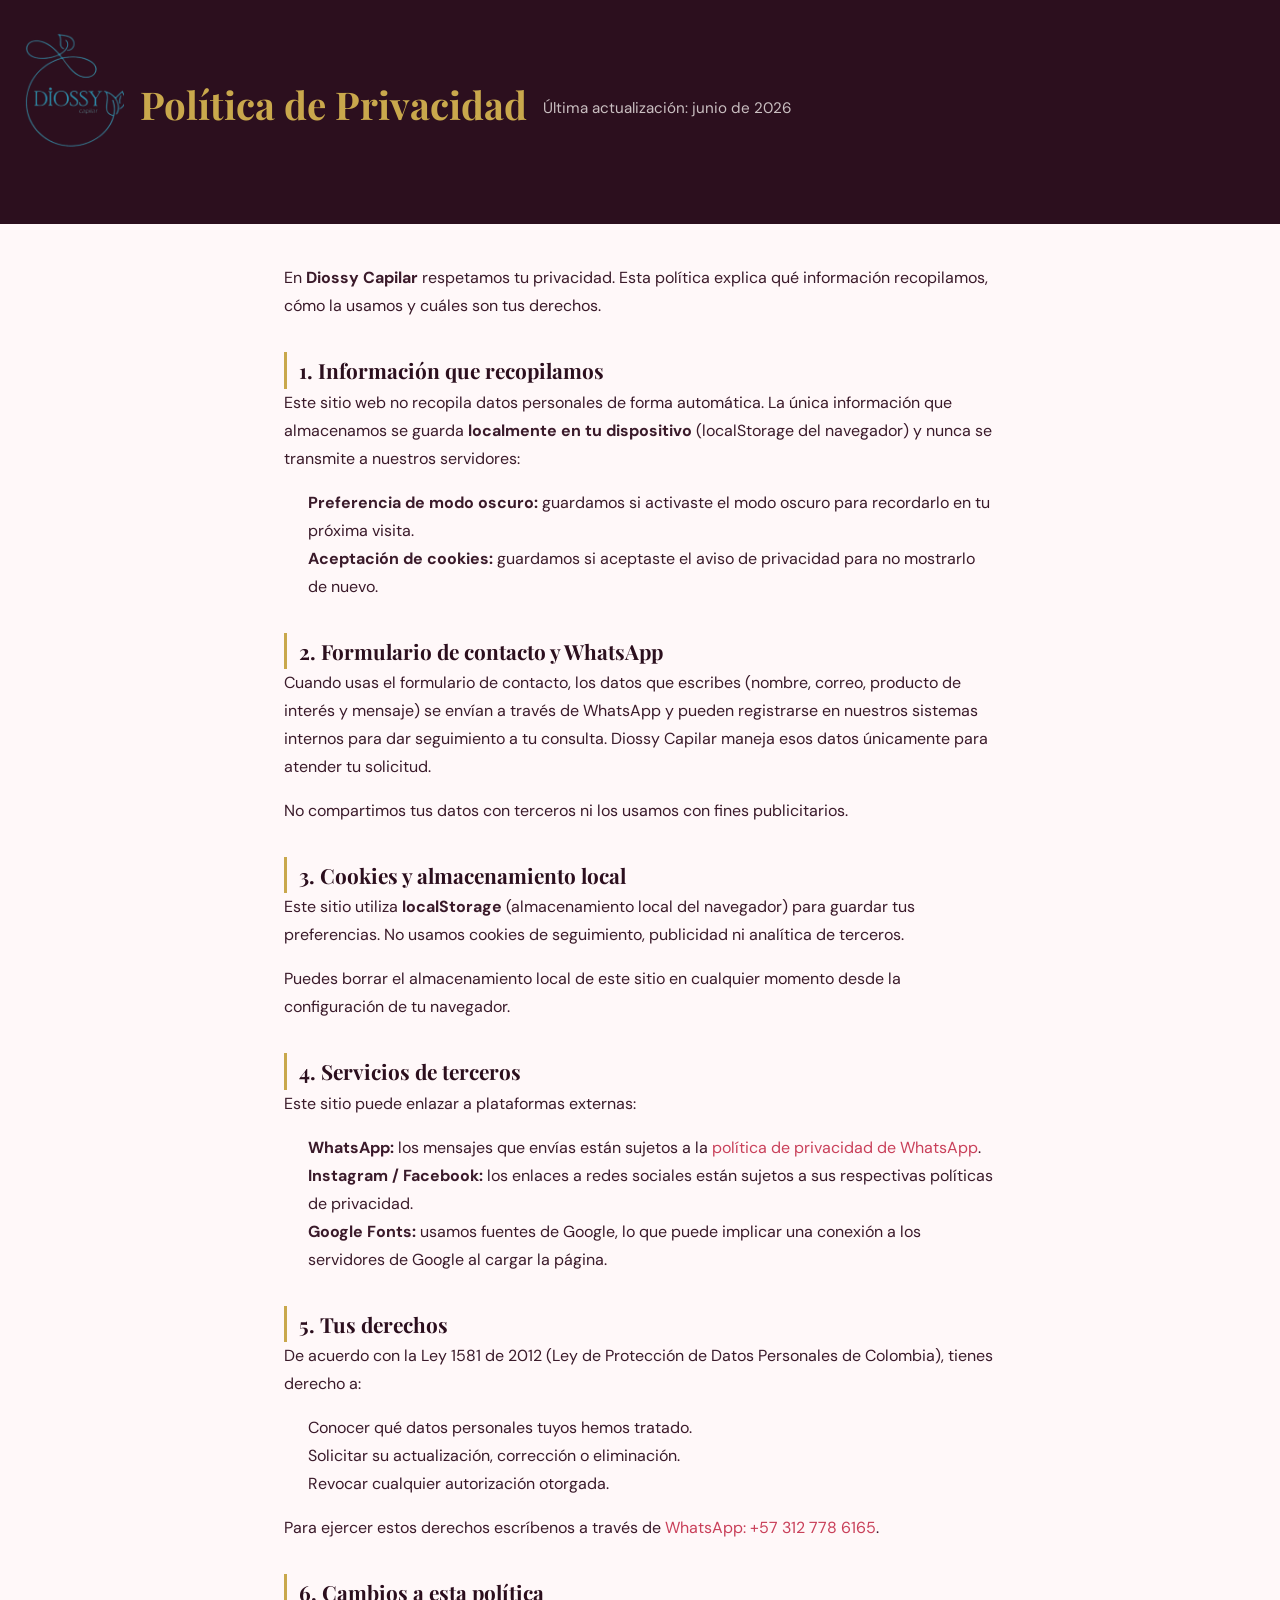
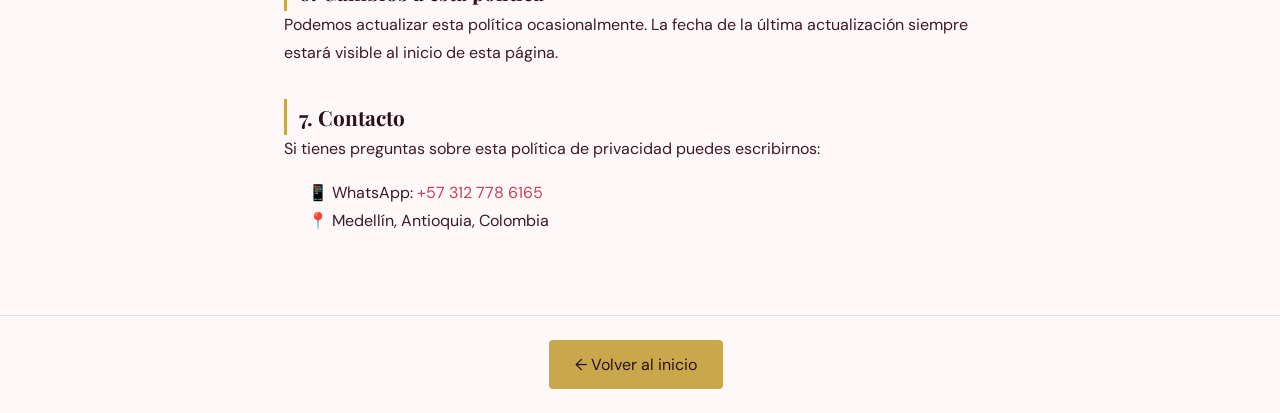
<file: privacidad.html>
<!DOCTYPE html>
<html lang="es">
<head>
  <meta charset="UTF-8">
  <meta name="viewport" content="width=device-width, initial-scale=1.0">
  <meta name="description" content="Política de privacidad de Diossy Capilar. Conoce cómo manejamos tu información.">
  <meta name="robots" content="index, follow">
  <meta name="theme-color" content="#2c0f1e">
  <title>Política de Privacidad — Diossy Capilar</title>
  <link rel="stylesheet" href="/css/diossy.css">
  <link rel="icon" type="image/x-icon" href="/favicon.ico">
  <link rel="canonical" href="https://diossycapilar.com/privacidad.html">
  <link rel="preconnect" href="https://fonts.googleapis.com">
  <link rel="preconnect" href="https://fonts.gstatic.com" crossorigin>
  <link rel="preload" as="style" href="https://fonts.googleapis.com/css2?family=Playfair+Display:wght@400;600&family=DM+Sans:wght@300;400;500&display=swap" onload="this.onload=null;this.rel='stylesheet'">
  <noscript><link href="https://fonts.googleapis.com/css2?family=Playfair+Display:wght@400;600&family=DM+Sans:wght@300;400;500&display=swap" rel="stylesheet"></noscript>
  <style>
    .privacidad-header {
      background: var(--color-verde-oscuro, #2c0f1e);
      color: var(--color-blanco, #fffaf8);
      padding: 2rem 1.5rem 2.5rem;
      text-align: center;
    }
    .privacidad-header img { width: 100px; margin-bottom: 1rem; }
    .privacidad-header h1 {
      font-family: 'Playfair Display', serif;
      font-size: clamp(1.6rem, 4vw, 2.4rem);
      color: #c9a84c;
      margin: 0 0 0.5rem;
    }
    .privacidad-header p { opacity: 0.75; font-size: 0.95rem; }
    .privacidad-contenido {
      max-width: 760px;
      margin: 0 auto;
      padding: 2.5rem 1.5rem 4rem;
      font-family: 'DM Sans', sans-serif;
      color: var(--color-negro, #3a1a2a);
      line-height: 1.75;
    }
    .privacidad-contenido h2 {
      font-family: 'Playfair Display', serif;
      font-size: 1.3rem;
      color: #2c0f1e;
      margin-top: 2rem;
      border-left: 3px solid #c9a84c;
      padding-left: 0.75rem;
    }
    .privacidad-contenido p, .privacidad-contenido ul { margin-bottom: 1rem; }
    .privacidad-contenido ul { padding-left: 1.5rem; }
    .privacidad-contenido a { color: #c9405a; }
    .privacidad-volver {
      text-align: center;
      padding: 1.5rem;
      background: #fff8f9;
      border-top: 1px solid #f0d8e8;
    }
  </style>
</head>
<body>

  <header class="privacidad-header">
    <a href="/">
      <picture>
        <source srcset="/multimedia/logo-removebg-preview.webp" type="image/webp">
        <img src="/multimedia/logo-removebg-preview.png" alt="Logo Diossy Capilar" loading="eager">
      </picture>
    </a>
    <h1>Política de Privacidad</h1>
    <p>Última actualización: junio de 2026</p>
  </header>

  <main class="privacidad-contenido">

    <p>En <strong>Diossy Capilar</strong> respetamos tu privacidad. Esta política explica qué información recopilamos, cómo la usamos y cuáles son tus derechos.</p>

    <h2>1. Información que recopilamos</h2>
    <p>Este sitio web no recopila datos personales de forma automática. La única información que almacenamos se guarda <strong>localmente en tu dispositivo</strong> (localStorage del navegador) y nunca se transmite a nuestros servidores:</p>
    <ul>
      <li><strong>Preferencia de modo oscuro:</strong> guardamos si activaste el modo oscuro para recordarlo en tu próxima visita.</li>
      <li><strong>Aceptación de cookies:</strong> guardamos si aceptaste el aviso de privacidad para no mostrarlo de nuevo.</li>
    </ul>

    <h2>2. Formulario de contacto y WhatsApp</h2>
    <p>Cuando usas el formulario de contacto, los datos que escribes (nombre, correo, producto de interés y mensaje) se envían a través de WhatsApp y pueden registrarse en nuestros sistemas internos para dar seguimiento a tu consulta. Diossy Capilar maneja esos datos únicamente para atender tu solicitud.</p>
    <p>No compartimos tus datos con terceros ni los usamos con fines publicitarios.</p>

    <h2>3. Cookies y almacenamiento local</h2>
    <p>Este sitio utiliza <strong>localStorage</strong> (almacenamiento local del navegador) para guardar tus preferencias. No usamos cookies de seguimiento, publicidad ni analítica de terceros.</p>
    <p>Puedes borrar el almacenamiento local de este sitio en cualquier momento desde la configuración de tu navegador.</p>

    <h2>4. Servicios de terceros</h2>
    <p>Este sitio puede enlazar a plataformas externas:</p>
    <ul>
      <li><strong>WhatsApp:</strong> los mensajes que envías están sujetos a la <a href="https://www.whatsapp.com/legal/privacy-policy" target="_blank" rel="noopener noreferrer">política de privacidad de WhatsApp</a>.</li>
      <li><strong>Instagram / Facebook:</strong> los enlaces a redes sociales están sujetos a sus respectivas políticas de privacidad.</li>
      <li><strong>Google Fonts:</strong> usamos fuentes de Google, lo que puede implicar una conexión a los servidores de Google al cargar la página.</li>
    </ul>

    <h2>5. Tus derechos</h2>
    <p>De acuerdo con la Ley 1581 de 2012 (Ley de Protección de Datos Personales de Colombia), tienes derecho a:</p>
    <ul>
      <li>Conocer qué datos personales tuyos hemos tratado.</li>
      <li>Solicitar su actualización, corrección o eliminación.</li>
      <li>Revocar cualquier autorización otorgada.</li>
    </ul>
    <p>Para ejercer estos derechos escríbenos a través de <a href="https://wa.me/573127786165" target="_blank" rel="noopener noreferrer">WhatsApp: +57 312 778 6165</a>.</p>

    <h2>6. Cambios a esta política</h2>
    <p>Podemos actualizar esta política ocasionalmente. La fecha de la última actualización siempre estará visible al inicio de esta página.</p>

    <h2>7. Contacto</h2>
    <p>Si tienes preguntas sobre esta política de privacidad puedes escribirnos:</p>
    <ul>
      <li>📱 WhatsApp: <a href="https://wa.me/573127786165">+57 312 778 6165</a></li>
      <li>📍 Medellín, Antioquia, Colombia</li>
    </ul>

  </main>

  <div class="privacidad-volver">
    <a href="/" class="btn-verde">← Volver al inicio</a>
  </div>

</body>
</html>
</file>
<file: css/diossy.css>
/* ================================================
   VARIABLES GLOBALES
   CORRECCIÓN: Se eliminó --color-lavanda que nunca se usaba.
   CORRECCIÓN: Modo oscuro ahora sobreescribe variables en :root
   en lugar de usar !important en cada selector.
   ================================================ */

:root {
  --color-menta:        #fff8f9;
  --color-menta-header: #fff0f5;
  --color-verde:        #c9a84c;
  --color-verde-oscuro: #2c0f1e;
  --color-negro:        #3a1a2a;
  --color-gris-claro:   #f5eff2;
  --color-blanco:       #fffaf8;
  --color-uva:          #d4698a;
  --color-zanahoria:    #f4a261;
  --color-dorado:       #f5e199;

  /* Colores semánticos del modo oscuro — se redefinen en html.dark */
  --color-texto-principal:   #3a1a2a;
  --color-texto-secundario:  #4a2a38;
  --color-texto-suave:       #7a5060;
  --color-fondo-tarjeta:     #fffaf8;
  --color-fondo-tarjeta-alt: #fce4ef;
  --color-borde-input:       #e0c8d0;
  --color-fondo-input:       #fffaf8;
  --color-fondo-chat:        #fce4ef;
  --color-fondo-chat-msg:    #ffffff;

  --fuente-titulo: 'Playfair Display', Georgia, serif;
  --fuente-cuerpo: 'DM Sans', Arial, sans-serif;

  --texto-pequeño:  0.875rem;
  --texto-normal:   1rem;
  --texto-mediano:  1.5rem;
  --texto-grande:   2.5rem;
  --texto-hero:     3.5rem;

  --espaciado-s:   1rem;
  --espaciado-m:   2rem;
  --espaciado-l:   4rem;
  --espaciado-xl:  6rem;

  --borde-boton:   4px;
  --borde-tarjeta: 8px;
}

/* ================================================
   MODO OSCURO
   CORRECCIÓN: Se redefinen variables en :root en vez de
   sobreescribir cada selector con !important.
   Esto elimina los 15+ !important que había antes.
   ================================================ */

html.dark {
  --color-menta:             #150810;
  --color-menta-header:      #1e0a14;
  --color-verde-oscuro:      #3d1025;
  --color-negro:             #f0d8e0;
  --color-gris-claro:        #1e0a14;
  --color-blanco:            #120810;

  --color-texto-principal:   #f0d8e0;
  --color-texto-secundario:  #f0d8e0;
  --color-texto-suave:       #e0b8c8;
  --color-fondo-tarjeta:     #1e0a14;
  --color-fondo-tarjeta-alt: #1e0a14;
  --color-borde-input:       #4a2035;
  --color-fondo-input:       #2c1020;
  --color-fondo-chat:        #2c1020;
  --color-fondo-chat-msg:    #1e0a14;
}

html.dark body {
  color: var(--color-texto-principal);
  background-color: var(--color-menta);
}

html.dark .subtitulo-linea     { color: #c9a84c; }
html.dark .marca-bloque h3,
html.dark .precio-info h3,
html.dark .footer-info .footer-marca { color: #c9a84c; }

html.dark .marca-bloque,
html.dark .sello-card,
html.dark .testimonio-card,
html.dark .formulario-contacto { background-color: var(--color-fondo-tarjeta); }

/* Fondos de secciones — se usa 'background' (shorthand) para cancelar
   también el background-image gradient definido en modo claro */
html.dark .productos-destacados { background: #1e0a14; }
html.dark .marca                { background: #1e0a14; }
html.dark .testimonios          { background: #120810; }
html.dark .cta-final            { background: #1e0a14; }
html.dark .faq                  { background: #120810; }
html.dark .redes-sociales       { background: #120810; }
html.dark .precios              { background: #120810; }
html.dark .precios-puntos       { background: #120810; }
html.dark .precio-slide         { background-color: #1e0a14; }
html.dark .precio-valores       { background-color: #2c1020; }
html.dark footer                { background-color: #120810; }

/* Textos con colores hardcodeados */
html.dark .cta-final h2,
html.dark .cta-final p              { color: #ffffff; }
html.dark .seccion-encabezado h2,
html.dark .galeria-encabezado h2,
html.dark .marca-encabezado h2      { color: #f0d8e0; }
html.dark .seccion-encabezado p,
html.dark .galeria-encabezado p,
html.dark .marca-encabezado p       { color: #d8c0c8; }
/* Rutina y Cómo funciona — encabezados */
html.dark .rutina-header h2,
html.dark .como-funciona-header h2  { color: #f0d8e0; }
html.dark .rutina-header p,
html.dark .como-funciona-header p   { color: #d8c0c8; }
/* Subtítulos de línea en modo oscuro en TODAS las secciones */
html.dark .subtitulo-linea          { color: #c9a84c; }
html.dark .testimonio-card blockquote p { color: #f0d8e0; }
html.dark .precio-kit-destacado     { background: linear-gradient(135deg, rgba(201,168,76,0.08), rgba(212,105,138,0.06)); border-color: rgba(201,168,76,0.3); }
html.dark .precio-kit               { color: #d8c0c8; }
html.dark .precio-kit strong        { color: #c9a84c; }
html.dark .precio-separador-texto,
html.dark .precio-nota-uso          { color: #b09098; }
html.dark .precio-individual        { color: #b09098; }
html.dark .precio-individual strong { color: #d8c0c8; }
html.dark .faq-respuesta p          { color: #f0d8e0; }
html.dark .objetivos-lista li       { color: #f0d8e0; }
html.dark .valores-grid p           { color: #d8c0c8; }
html.dark .valores-grid strong      { color: #f0d8e0; }
html.dark .sello-card strong        { color: #f0d8e0; }
html.dark .sello-card p             { color: #e0b8c8; }
html.dark .redes-whatsapp p         { color: #d8c0c8; }
html.dark .btn-blanco-borde         { color: #f0d8e0; border-color: #f0d8e0; }

html.dark .btn-dark   { border-color: #f0d8e0; color: #f0d8e0; }
html.dark .faq-item   { background-color: #1e0a14; }
html.dark .faq-pregunta { color: #c9a84c; }
html.dark .faq-pregunta:hover { background-color: #2c1020; }
html.dark .chat-burbuja { background-color: var(--color-fondo-tarjeta); }

/* Rutina Capilar — dark mode */
html.dark .rutina-seccion          { background: linear-gradient(160deg, #1e0a14 0%, #2c1020 100%); }
html.dark .rutina-card             { background-color: #1e0a14; box-shadow: 0 4px 24px rgba(0,0,0,0.3); }
html.dark .rutina-card-titulo      { color: #f0d8e0; }
html.dark .rutina-item strong      { color: #f0d8e0; }
html.dark .rutina-item p           { color: #d8c0c8; }
html.dark .rutina-tip              { background: #2c1020; color: #b09098; }
html.dark .rutina-card-badge       { background: #2c1020; }
html.dark .rutina-badge-diaria     { background: rgba(201,168,76,0.08); }
html.dark .rutina-tl-dot           { border-color: #150810; }
html.dark .rutina-tl-item strong   { color: #c9a84c; }
html.dark .rutina-tl-item p        { color: #d8c0c8; }

/* Quiz — dark mode */
html.dark .quiz-wrapper              { background-color: #1e0a14; box-shadow: 0 24px 64px rgba(0,0,0,0.5); }
html.dark .quiz-inicio-logo          { background: linear-gradient(135deg, #2c1020, #3d1530); border-color: rgba(201,168,76,0.4); box-shadow: 0 6px 24px rgba(0,0,0,0.4), 0 0 0 6px rgba(201,168,76,0.06); }
html.dark .quiz-logo-img             { filter: brightness(0) invert(1); }
html.dark .quiz-pregunta-texto       { color: #f0d8e0; }
html.dark .quiz-opcion               { background: #1e0a14; border-color: #4a2035; color: #f0d8e0; }
html.dark .quiz-opcion:hover         { background: #2c1020; border-color: #d4698a; }
html.dark .quiz-opcion:active        { background: #3d1030; }
html.dark .quiz-resultado-producto   { background: #2c1020; }
html.dark .quiz-res-nombre           { color: #f0d8e0; }
html.dark .quiz-res-desc             { color: #d8c0c8; }
html.dark .quiz-progreso-barra       { background: #4a2035; }
html.dark .quiz-badge-tiempo         { color: #c9a84c; border-color: rgba(201,168,76,0.3); background: rgba(201,168,76,0.08); }
html.dark .quiz-res-comprar          { color: #2c0f1e; }

/* Cómo funciona — dark mode */
html.dark .como-funciona              { background: linear-gradient(160deg, #1e0a14 0%, #2c1020 60%, #150810 100%); }
html.dark .como-funciona-header h2   { color: #f0d8e0; }
html.dark .como-funciona-header p    { color: #d8c0c8; }
html.dark .paso-item                  { background-color: #1e0a14; box-shadow: 0 4px 20px rgba(0,0,0,0.35); }
html.dark .paso-item:hover            { box-shadow: 0 14px 36px rgba(201, 168, 76, 0.12); }
html.dark .paso-titulo                { color: #c9a84c; }
html.dark .paso-desc                  { color: #d8c0c8; }
html.dark .paso-icono                 { background: linear-gradient(135deg, #2c1020, #3d1530); }
html.dark .paso-icono-final           { background: linear-gradient(135deg, #2c2010, #3d2a10); }
html.dark .paso-flecha                { color: #d4698a; }
html.dark .como-funciona-tip          { background: linear-gradient(135deg, rgba(201,168,76,0.08), rgba(212,105,138,0.06)); border-color: rgba(201,168,76,0.3); }
html.dark .como-funciona-tip p        { color: #d8c0c8; }

html.dark .testimonio-card:hover {
  background-color: #2c1020;
  box-shadow: 0 8px 24px rgba(201, 168, 76, 0.15);
}
html.dark .marca-bloque:hover {
  background-color: #2c1020;
  box-shadow: 0 8px 24px rgba(201, 168, 76, 0.15);
}
html.dark .sello-card:hover {
  background-color: #2c1020;
  box-shadow: 0 8px 24px rgba(212, 105, 138, 0.15);
}

/* ================================================
   CONTENT-VISIBILITY — omite render de secciones fuera del viewport
   Aplica solo en mobile (donde el CPU es el cuello de botella)
   ================================================ */

@media (max-width: 768px) {
  .como-funciona,
  .quiz-seccion,
  .rutina-seccion,
  .precios,
  .marca,
  .testimonios,
  .galeria,
  .cta-final,
  .faq,
  .redes-sociales,
  footer {
    content-visibility: auto;
  }
  .como-funciona   { contain-intrinsic-size: 0px 900px; }
  .quiz-seccion    { contain-intrinsic-size: 0px 700px; }
  .rutina-seccion  { contain-intrinsic-size: 0px 800px; }
  .precios         { contain-intrinsic-size: 0px 600px; }
  .marca           { contain-intrinsic-size: 0px 500px; }
  .testimonios     { contain-intrinsic-size: 0px 500px; }
  .galeria         { contain-intrinsic-size: 0px 700px; }
  .cta-final       { contain-intrinsic-size: 0px 300px; }
  .faq             { contain-intrinsic-size: 0px 600px; }
  .redes-sociales  { contain-intrinsic-size: 0px 400px; }
  footer           { contain-intrinsic-size: 0px 350px; }
}

/* ================================================
   SKIP TO CONTENT
   ================================================ */

.skip-link {
  position: absolute;
  top: -100px;
  left: 1rem;
  background-color: var(--color-verde);
  color: #ffffff;
  padding: 0.5rem 1.2rem;
  border-radius: var(--borde-boton);
  font-size: var(--texto-normal);
  font-weight: bold;
  z-index: 10000;
  transition: top 0.2s ease;
  text-decoration: none;
}
.skip-link:focus { top: 0.75rem; }

/* ================================================
   FOCUS VISIBLE — ACCESIBILIDAD
   ================================================ */

:focus-visible {
  outline: 2px solid var(--color-verde);
  outline-offset: 3px;
  border-radius: 2px;
}
:focus:not(:focus-visible) { outline: none; }

/* ================================================
   RESET Y BASE
   ================================================ */

*,
*::before,
*::after {
  margin: 0;
  padding: 0;
  box-sizing: border-box;
}

html {
  scroll-behavior: smooth;
  -webkit-text-size-adjust: 100%;
      -ms-text-size-adjust: 100%;
}

/* Compensa el header sticky al navegar por anclas */
section[id],
footer[id] { scroll-margin-top: 75px; }

/* El elemento picture no genera caja propia — transparente al layout */
picture { display: contents; }

body {
  font-family: var(--fuente-cuerpo);
  font-size: var(--texto-normal);
  color: var(--color-texto-principal);
  background-color: var(--color-menta);
  overflow-x: hidden;
  -webkit-font-smoothing: antialiased;
  -moz-osx-font-smoothing: grayscale;
}

/* Elimina el flash gris/azul al tocar elementos en iOS */
* { -webkit-tap-highlight-color: transparent; }

ul  { list-style: none; }
a   { text-decoration: none; color: inherit; }
img { max-width: 100%; display: block; }

/* ================================================
   BOTONES
   ================================================ */

.btn-verde,
.btn-blanco,
.btn-blanco-borde {
  display: inline-block;
  padding: 0.75rem 1.5rem;
  border-radius: var(--borde-boton);
  font-size: var(--texto-normal);
  font-family: var(--fuente-cuerpo);
  cursor: pointer;
  border: 2px solid transparent;
  margin-right: 0.5rem;
  transition: opacity 0.2s ease, transform 0.2s ease;
}

.btn-verde        { background-color: var(--color-verde); color: #2c0f1e; border-color: var(--color-verde); }
.btn-blanco       { background-color: var(--color-blanco); color: var(--color-negro); border-color: var(--color-blanco); }
.btn-blanco-borde { background-color: transparent; color: var(--color-negro); border-color: var(--color-negro); }

.btn-verde:hover,
.btn-blanco:hover,
.btn-blanco-borde:hover { opacity: 0.85; transform: scale(1.06); }

/* Botón menú hamburguesa */
.nav-toggle {
  display: none;
  background: none;
  border: 1.5px solid var(--color-negro);
  border-radius: var(--borde-boton);
  width: 40px;
  height: 36px;
  cursor: pointer;
  padding: 6px;
  color: var(--color-negro);
  flex-direction: column;
  justify-content: space-between;
  align-items: center;
  flex-shrink: 0;
  transition: background-color 0.2s ease;
}
.nav-toggle:hover { background-color: rgba(0,0,0,0.06); }

.nav-toggle-barra {
  display: block;
  width: 20px;
  height: 2px;
  background: currentColor;
  border-radius: 2px;
  transition: transform 0.3s ease, opacity 0.3s ease;
}

body > header.nav-abierto .nav-toggle-barra:nth-child(1) { transform: translateY(6px) rotate(45deg); }
body > header.nav-abierto .nav-toggle-barra:nth-child(2) { opacity: 0; transform: scaleX(0); }
body > header.nav-abierto .nav-toggle-barra:nth-child(3) { transform: translateY(-6px) rotate(-45deg); }

html.dark .nav-toggle { border-color: #f0d8e0; color: #f0d8e0; }

/* Botón modo oscuro */
.btn-dark {
  background: none;
  border: 1.5px solid var(--color-negro);
  border-radius: 50%;
  width: 36px;
  height: 36px;
  cursor: pointer;
  display: flex;
  align-items: center;
  justify-content: center;
  color: var(--color-negro);
  transition: background-color 0.2s ease, transform 0.2s ease;
  flex-shrink: 0;
}

.btn-dark:hover { background-color: rgba(0,0,0,0.08); transform: scale(1.1); }

/* Contenedor de acciones del slide (precio + comprar + compartir) */
.slide-acciones {
  display: flex;
  flex-direction: column;
  gap: 0.55rem;
  margin-top: 0.25rem;
}

/* Badge de precio dentro del slide */
.slide-precio {
  font-size: 0.88rem;
  color: rgba(255, 255, 255, 0.8);
  letter-spacing: 0.02em;
}

.slide-precio strong {
  color: #f5e199;
  font-size: 1.25rem;
  font-family: var(--fuente-titulo);
  margin-left: 0.2rem;
}

/* Botón principal de compra en el slide */
.btn-slide-comprar {
  display: inline-flex;
  align-items: center;
  gap: 0.5rem;
  padding: 0.65rem 1.25rem;
  background-color: #c9a84c;
  color: #2c0f1e;
  border-radius: var(--borde-boton);
  font-size: 0.92rem;
  font-weight: 700;
  font-family: var(--fuente-cuerpo);
  text-decoration: none;
  cursor: pointer;
  border: none;
  width: fit-content;
  transition: background-color 0.2s ease, transform 0.2s ease, box-shadow 0.2s ease;
  box-shadow: 0 3px 10px rgba(0, 0, 0, 0.25);
}

.btn-slide-comprar:hover {
  background-color: #f5e199;
  transform: scale(1.04);
  box-shadow: 0 6px 18px rgba(0, 0, 0, 0.3);
}

/* Botón compartir */
.btn-compartir {
  display: inline-flex;
  align-items: center;
  gap: 0.4rem;
  padding: 0.5rem 1rem;
  background-color: rgba(255,255,255,0.15);
  border: 1.5px solid rgba(255,255,255,0.5);
  color: #ffffff;
  border-radius: var(--borde-boton);
  font-size: 0.85rem;
  cursor: pointer;
  transition: background-color 0.2s ease, transform 0.2s ease;
  width: fit-content;
}

.btn-compartir:hover { background-color: rgba(255,255,255,0.3); transform: scale(1.05); }

/* ================================================
   TIPOGRAFÍA GLOBAL
   ================================================ */

.subtitulo-linea {
  font-size: 1.1rem;
  color: var(--color-uva);
  margin-bottom: 0.5rem;
  letter-spacing: 0.05em;
  font-weight: 600;
}

/* ================================================
   HEADER PRINCIPAL
   CORRECCIÓN: Se usa la clase .site-header en vez de
   'body > header' para evitar conflictos con headers
   internos de secciones y no necesitar parches de reset.
   ================================================ */

body > header {
  display: flex;
  align-items: center;
  gap: 1rem;
  padding: 0.4rem 2rem;
  background-color: var(--color-menta-header);
  position: -webkit-sticky;
  position: sticky;
  top: 0;
  z-index: 100;
  transition: padding 0.3s ease, box-shadow 0.3s ease;
}

body > header nav ul  { display: flex; gap: 1rem; }

body > header nav a {
  font-size: 0.9rem;
  color: var(--color-negro);
  display: inline-block;
  transition: transform 0.2s ease, color 0.2s ease;
  white-space: nowrap;
}

body > header nav a:hover { transform: scale(1.1); color: var(--color-verde-oscuro); }
body > header nav a.activo  { color: var(--color-verde); font-weight: bold; }

body > header .btn-verde  { margin-left: auto; font-size: 0.85rem; padding: 0.5rem 1rem; }
body > header .btn-blanco { font-size: 0.85rem; padding: 0.5rem 1rem; }

/* Header compacto al hacer scroll */
body > header.compacto {
  padding-top: 0.2rem;
  padding-bottom: 0.2rem;
  box-shadow: 0 2px 12px rgba(0,0,0,0.1);
}

/* Headers internos de secciones — no deben heredar estilos del header principal */
main header,
section header,
.marca-encabezado,
.seccion-encabezado,
.galeria-encabezado {
  position: static;
  z-index: auto;
  background-color: transparent;
  padding: 0;
}

/* ================================================
   LOGO Y LOADER
   ================================================ */

.logo {
  display: inline-flex;
  align-items: center;
  transition: transform 0.2s ease;
}

.logo:hover { transform: scale(1.1); }

.logo-img {
  height: 55px;
  width: auto;
  object-fit: contain;
  display: block;
}

.loader-logo {
  height: 200px;
  width: auto;
  object-fit: contain;
  filter: brightness(0) invert(1);
}

/* ================================================
   LOADER — PANTALLA DE CARGA
   ================================================ */

#loader {
  position: fixed;
  inset: 0;
  overflow: hidden;
  background: linear-gradient(135deg, #e8688a 0%, #c9405a 55%, #8b1a4a 100%);
  display: flex;
  align-items: center;
  justify-content: center;
  z-index: 9999;
  transition: opacity 0.6s ease, visibility 0.6s ease;
}

#loader.oculto { opacity: 0; visibility: hidden; }

.loader-burbujas {
  position: absolute;
  inset: 0;
  pointer-events: none;
  z-index: 0;
}

.loader-burbuja {
  position: absolute;
  bottom: -20px;
  border-radius: 50%;
  background: rgba(255, 255, 255, 0.25);
  box-shadow: 0 0 12px rgba(255, 255, 255, 0.2);
  opacity: 0;
  animation: loader-burbuja 7s ease-in infinite;
}

.loader-burbuja.small  { width: 10px; height: 10px; }
.loader-burbuja.medium { width: 16px; height: 16px; }
.loader-burbuja.large  { width: 24px; height: 24px; }

.loader-burbuja.delay-0 { left: 8%; animation-delay: 0s; }
.loader-burbuja.delay-1 { left: 22%; animation-delay: 0.8s; }
.loader-burbuja.delay-2 { left: 38%; animation-delay: 1.5s; }
.loader-burbuja.delay-3 { left: 50%; animation-delay: 0.5s; }
.loader-burbuja.delay-4 { left: 63%; animation-delay: 1.2s; }
.loader-burbuja.delay-5 { left: 74%; animation-delay: 2.1s; }
.loader-burbuja.delay-6 { left: 86%; animation-delay: 1s; }
.loader-burbuja.delay-7 { left: 94%; animation-delay: 2.8s; }

@keyframes loader-burbuja {
  0% {
    transform: translateY(0) translateX(0) scale(0.8);
    opacity: 0;
  }
  20% {
    opacity: 0.5;
  }
  100% {
    transform: translateY(-110vh) translateX(18px) scale(1.25);
    opacity: 0;
  }
}

.loader-contenido {
  position: relative;
  z-index: 1;
  display: flex;
  flex-direction: column;
  align-items: center;
  gap: 1.5rem;
  text-align: center;
}

.loader-texto {
  font-size: var(--texto-pequeño);
  color: rgba(255, 255, 255, 0.9);
  letter-spacing: 0.08em;
}

.loader-spinner {
  width: 48px;
  height: 48px;
  border: 4px solid rgba(255, 255, 255, 0.3);
  border-top-color: #f5e199;
  border-radius: 50%;
  animation: girar 0.9s linear infinite;
}

@keyframes girar { to { transform: rotate(360deg); } }

/* ---- Contenedores de partículas: contenido sobre ellas ---- */

/* Quiz: header y tarjeta blanca sobre las partículas */
.quiz-seccion { position: relative; overflow: hidden; }
.quiz-seccion-header,
.quiz-wrapper  { position: relative; z-index: 1; }

/* CTA Final */
.cta-final { position: relative; overflow: hidden; }
.cta-final h2,
.cta-final p,
.cta-final > a { position: relative; z-index: 1; }

/* Kit Rutina */
.rutina-kit { position: relative; overflow: hidden; }
.rutina-kit-imagenes,
.rutina-kit-info { position: relative; z-index: 1; }

/* ---- Partículas — solo desktop (en mobile se saltan para reducir CSS parse) ---- */
@media (min-width: 769px) {
  .estadistica-particula {
    position: absolute;
    bottom: 0;
    border-radius: 50%;
    pointer-events: none;
    z-index: 0;
    opacity: 0;
  }

  @keyframes particula-izq {
    0%   { transform: translateY(0)     translateX(0)     scale(1);    opacity: 0; }
    12%  { opacity: 1; }
    88%  { opacity: 0.55; }
    100% { transform: translateY(-130px) translateX(-28px) scale(0.12); opacity: 0; }
  }
  @keyframes particula-rec {
    0%   { transform: translateY(0)     translateX(0)    scale(1);    opacity: 0; }
    12%  { opacity: 0.85; }
    88%  { opacity: 0.5; }
    100% { transform: translateY(-130px) translateX(6px)  scale(0.12); opacity: 0; }
  }
  @keyframes particula-der {
    0%   { transform: translateY(0)     translateX(0)    scale(1);    opacity: 0; }
    12%  { opacity: 1; }
    88%  { opacity: 0.55; }
    100% { transform: translateY(-130px) translateX(28px) scale(0.12); opacity: 0; }
  }
}

/* ================================================
   HERO
   CORRECCIÓN: background-attachment: fixed no funciona
   en iOS Safari. Se usa un pseudo-elemento con
   background-attachment: scroll como fallback seguro.
   ================================================ */

.hero {
  background-color: var(--color-verde-oscuro);
  min-height: 90vh;
  display: flex;
  flex-direction: column;
  justify-content: center;
  align-items: center;
  text-align: center;
  padding: var(--espaciado-xl) var(--espaciado-l);
  color: var(--color-blanco);
  position: relative;
  overflow: hidden;
}

/* ================================================
   BADGE GIRATORIO — Hero
   ================================================ */

/* Especificidad mayor que .hero > * { position: relative } */
.hero > .badge-hero {
  position: absolute;
  right: 3rem;
  top: 50%;
  transform: translateY(-50%);
  width: 150px;
  height: 150px;
  z-index: 3;
  pointer-events: none;
}

.badge-svg {
  width: 100%;
  height: 100%;
  animation: girar 18s linear infinite;
  display: block;
}

.badge-centro {
  position: absolute;
  top: 50%;
  left: 50%;
  transform: translate(-50%, -50%);
  font-size: 2rem;
  line-height: 1;
  display: block;
}

@media (prefers-reduced-motion: reduce) {
  .badge-svg { animation: none; }
}

/* Fondo con parallax usando pseudo-elemento (compatible con iOS) */
.hero::after {
  content: '';
  position: absolute;
  inset: -20%;
  background-image: url('/multimedia/fotoHero.png');
  background-size: cover;
  background-position: center;
  background-attachment: fixed;
  z-index: 0;
}

/* En mobile: scroll evita repintado por CPU (fixed deshabilita GPU compositing) */
@media (max-width: 768px) {
  .hero::after {
    background-attachment: scroll;
    inset: 0;
  }
}

/* Fallback para iOS Safari que no soporta background-attachment: fixed */
@supports (-webkit-touch-callout: none) {
  .hero::after {
    background-attachment: scroll;
    inset: 0;
  }
}

.hero::before {
  content: '';
  position: absolute;
  inset: 0;
  background-color: rgba(44, 15, 30, 0.62);
  z-index: 1;
}

.hero > * { position: relative; z-index: 2; }

.hero h1 {
  font-family: var(--fuente-titulo);
  font-size: var(--texto-hero);
  line-height: 1.2;
  max-width: 700px;
  margin-bottom: var(--espaciado-s);
  color: #ffffff;
  text-shadow: 0 2px 8px rgba(0,0,0,0.3);
}

.hero .subtitulo-linea {
  color: #ffffff;
  font-size: 1.6rem;
  margin-bottom: var(--espaciado-s);
  text-shadow: 0 2px 8px rgba(0,0,0,0.5);
}

.hero .descripcion {
  max-width: 550px;
  font-size: 1.4rem;
  line-height: 1.7;
  margin-bottom: var(--espaciado-m);
  color: #fce8f0;
}

.hero-precio {
  font-size: 1.1rem;
  color: #f9d0e0;
  background-color: rgba(255,255,255,0.1);
  border: 1px solid rgba(201,168,76,0.5);
  padding: 0.5rem 1.5rem;
  border-radius: 999px;
  margin-bottom: var(--espaciado-s);
  text-align: center;
}

.hero-precio strong { color: #c9a84c; font-size: 1.2rem; }

.hero .btn-verde,
.hero .btn-blanco {
  display: block;
  margin: 0.2rem auto;
  min-width: 220px;
  text-align: center;
}

/* ================================================
   ESTADÍSTICAS
   ================================================ */

.estadisticas {
  background: linear-gradient(135deg, #d4698a 0%, #c9405a 50%, #8b1a4a 100%);
  padding: 0.5rem var(--espaciado-l);
  position: relative;
  overflow: hidden;
}

/* El grid queda sobre las partículas */
.estadisticas-grid {
  position: relative;
  z-index: 1;
  display: grid;
  grid-template-columns: repeat(4, 1fr);
  gap: var(--espaciado-m);
  text-align: center;
  align-items: center;
}

.estadistica-item {
  display: flex;
  flex-direction: column;
  align-items: center;
  gap: 0.4rem;
  color: var(--color-blanco);
  padding: var(--espaciado-s);
  border-right: 1px solid rgba(255,255,255,0.1);
}

.estadistica-item:last-child { border-right: none; }

.estadistica-valor {
  display: flex;
  align-items: baseline;
  gap: 2px;
  line-height: 1;
}

.estadistica-numero {
  font-family: var(--fuente-titulo);
  font-size: 3.5rem;
  font-weight: bold;
  color: var(--color-verde);
  line-height: 1;
}

.estadistica-signo {
  font-family: var(--fuente-titulo);
  font-size: 2rem;
  color: var(--color-verde);
  line-height: 1;
}

.estadistica-item p {
  font-size: 0.9rem;
  color: rgba(255, 255, 255, 0.9);
  letter-spacing: 0.05em;
  text-transform: uppercase;
  margin-top: 0.3rem;
}

/* ================================================
   ENCABEZADO DE SECCIÓN
   ================================================ */

.seccion-encabezado {
  display: grid;
  grid-template-columns: 1fr 1fr;
  gap: var(--espaciado-m);
  align-items: start;
  margin-bottom: var(--espaciado-l);
}

.seccion-encabezado h2 {
  font-family: var(--fuente-titulo);
  font-size: var(--texto-grande);
  line-height: 1.2;
  grid-column: 1;
}

.seccion-encabezado p      { line-height: 1.7; }
.seccion-encabezado .subtitulo-linea { grid-column: 1; }

/* ================================================
   CARRUSEL DE PRODUCTOS
   ================================================ */

.productos-destacados {
  padding: var(--espaciado-l) var(--espaciado-l);
  background: linear-gradient(160deg, #fce4ef 0%, #f5c8df 50%, #fde8f0 100%);
}

.carrusel {
  position: relative;
  overflow: hidden;
  border-radius: var(--borde-tarjeta);
  -webkit-transform: translateZ(0);
  transform: translateZ(0);
}

.carrusel-pista {
  display: flex;
  transition: transform 0.5s ease;
}

.carrusel-slide {
  min-width: 100%;
  height: 600px;
  position: relative;
  overflow: hidden;
  background-size: cover;
  background-position: center;
  display: flex;
  align-items: center;
  justify-content: center;
}

.slide-overlay {
  position: absolute;
  inset: 0;
  background-color: rgba(44, 15, 30, 0.52);
  z-index: 0;
}

.slide-contenido {
  position: relative;
  z-index: 1;
  display: flex;
  align-items: center;
  gap: var(--espaciado-l);
  padding: var(--espaciado-m) var(--espaciado-l);
  width: 100%;
  max-width: 1000px;
}

.slide-contenido img {
  width: 280px;
  height: 420px;
  object-fit: contain;
  flex-shrink: 0;
  filter: saturate(1.7) contrast(1.1) brightness(1.05);
}

.slide-info {
  color: var(--color-blanco);
  display: flex;
  flex-direction: column;
  gap: 0.75rem;
}

.slide-info h3 {
  font-family: var(--fuente-titulo);
  font-size: 2rem;
  line-height: 1.2;
  color: #ffffff;
  text-shadow: 0 2px 8px rgba(0,0,0,0.4);
}

.slide-info p             { font-size: 1rem; line-height: 1.6; color: #fce8f0; }
.slide-info .beneficio-etiqueta { color: #f9d0e0; }
.slide-info .barra-fondo  { background-color: rgba(255,255,255,0.25); }
.slide-info .barra-relleno { background-color: var(--color-verde); }

/* Botones del carrusel de productos */
.carrusel-btn {
  position: absolute;
  top: 50%;
  transform: translateY(-50%);
  background-color: rgba(255,255,255,0.2);
  border: 2px solid rgba(255,255,255,0.5);
  color: #ffffff;
  font-size: 1.5rem;
  width: 48px;
  height: 48px;
  border-radius: 50%;
  cursor: pointer;
  z-index: 10;
  transition: background-color 0.2s ease;
  display: flex;
  align-items: center;
  justify-content: center;
}

.carrusel-btn:hover { background-color: rgba(255,255,255,0.4); }
.carrusel-prev { left: 16px; }
.carrusel-next { right: 16px; }

/* Puntos del carrusel de productos */
.carrusel-puntos {
  display: flex;
  justify-content: center;
  gap: 8px;
  padding: 1rem 0 0.5rem;
}

.punto {
  width: 10px;
  height: 10px;
  border-radius: 50%;
  border: none;
  background-color: #aaa;
  cursor: pointer;
  transition: background-color 0.2s ease, transform 0.2s ease;
}

.punto.activo { background-color: var(--color-verde); transform: scale(1.3); }

/* ================================================
   BARRAS DE BENEFICIOS
   ================================================ */

.beneficio-etiqueta {
  font-size: 0.75rem;
  font-weight: bold;
  color: var(--color-texto-suave);
  margin-bottom: 0.2rem;
}

.barra-fondo {
  background-color: #ddd;
  border-radius: 999px;
  height: 8px;
  overflow: visible;
  margin-bottom: 0.8rem;
  position: relative;
}

.barra-relleno {
  height: 100%;
  width: 0%;
  background-color: var(--color-verde);
  border-radius: 999px;
  /* Duración nombrada como constante para fácil mantenimiento */
  transition: width 1.2s ease;
  position: relative;
}

.barra-relleno::after {
  content: attr(data-porcentaje) '%';
  position: absolute;
  right: -2px;
  top: -22px;
  font-size: 0.7rem;
  font-weight: bold;
  color: var(--color-verde-oscuro);
  background-color: var(--color-blanco);
  padding: 1px 5px;
  border-radius: 4px;
  white-space: nowrap;
  box-shadow: 0 1px 4px rgba(0,0,0,0.15);
}

.slide-info .barra-relleno::after {
  background-color: rgba(44, 15, 30, 0.85);
  color: #f9d0e0;
}

/* ================================================
   ESTRELLAS CON CALIFICACIÓN
   ================================================ */

.estrellas { display: flex; align-items: center; gap: 2px; }
.estrellas span { font-size: 1rem; }

.estrellas-numero {
  font-size: 0.9rem;
  font-weight: bold;
  color: #7a4210;
  margin-left: 6px;
  background-color: rgba(244, 162, 97, 0.15);
  padding: 2px 8px;
  border-radius: 999px;
}

.slide-info .estrellas-numero {
  color: #f5e199;
  background-color: rgba(201, 168, 76, 0.2);
}

/* ================================================
   CARRUSEL DE PRECIOS
   ================================================ */

.precios {
  padding: var(--espaciado-l) var(--espaciado-l);
  background: linear-gradient(160deg, #fff8f9 0%, #fce8f4 100%);
}

.carrusel-precios {
  position: relative;
  overflow: hidden;
  border-radius: var(--borde-tarjeta);
  margin-top: var(--espaciado-l);
  box-shadow: 0 4px 20px rgba(0,0,0,0.08);
}

.precios-pista {
  display: flex;
  transition: transform 0.5s ease;
}

.precio-slide {
  min-width: 100%;
  display: flex;
  align-items: stretch;
  background-color: #ffffff;
}

.precio-imagen {
  width: 45%;
  min-height: 420px;
  display: flex;
  align-items: center;
  justify-content: center;
  position: relative;
  background-size: cover;
  background-position: center;
  flex-shrink: 0;
}

.precio-imagen::before {
  content: '';
  position: absolute;
  inset: 0;
  background-color: rgba(255,255,255,0.2);
}

.precio-imagen img {
  height: 300px;
  width: auto;
  object-fit: contain;
  position: relative;
  z-index: 1;
  filter: saturate(1.5) contrast(1.1) brightness(1.05);
}

.precio-info {
  width: 55%;
  padding: var(--espaciado-m);
  display: flex;
  flex-direction: column;
  justify-content: center;
  gap: 1rem;
  border-left: 4px solid var(--color-verde);
}

.precio-info h3 {
  font-family: var(--fuente-titulo);
  font-size: 1.6rem;
  color: var(--color-verde-oscuro);
  line-height: 1.3;
}

.precio-valores {
  display: flex;
  flex-direction: column;
  gap: 0.5rem;
  background-color: #fce4ef;
  padding: 1rem;
  border-radius: var(--borde-tarjeta);
}

/* Caja destacada del kit (recomendado) */
.precio-kit-destacado {
  background: linear-gradient(135deg, rgba(201,168,76,0.1), rgba(212,105,138,0.07));
  border: 1.5px solid rgba(201, 168, 76, 0.45);
  border-radius: var(--borde-tarjeta);
  padding: 0.85rem 1rem;
  display: flex;
  flex-direction: column;
  gap: 0.3rem;
  margin-bottom: 0.5rem;
}

/* Badge "★ Kit recomendado" */
.precio-tag {
  font-size: 0.72rem;
  font-weight: 700;
  color: #c9a84c;
  letter-spacing: 0.06em;
  text-transform: uppercase;
}

/* Separador "— o elige por separado —" */
.precio-separador-texto {
  display: block;
  text-align: center;
  font-size: 0.78rem;
  color: var(--color-texto-suave);
  margin: 0.1rem 0 0.3rem;
  letter-spacing: 0.02em;
}

/* Nota de uso (Romero) */
.precio-nota-uso {
  font-size: 0.78rem;
  color: var(--color-texto-suave);
  font-style: italic;
  margin-top: 0.25rem;
  text-align: center;
}

.precio-kit {
  font-size: 0.95rem;
  color: var(--color-texto-suave);
  display: flex;
  align-items: center;
  justify-content: space-between;
}

.precio-kit strong {
  font-size: 1.9rem;
  color: var(--color-verde-oscuro);
  font-family: var(--fuente-titulo);
}

.precio-individual {
  font-size: 0.85rem;
  color: #888;
  display: flex;
  align-items: center;
  justify-content: space-between;
}

.precio-individual strong { font-size: 1rem; color: #555; }

.btn-comprar {
  width: 100%;
  text-align: center;
  padding: 0.85rem;
  font-size: 1rem;
  font-weight: bold;
  border-radius: var(--borde-tarjeta);
}

/* Botones del carrusel de precios */
.carrusel-btn-precio {
  position: absolute;
  top: 50%;
  transform: translateY(-50%);
  background-color: var(--color-verde-oscuro);
  border: none;
  color: #ffffff;
  font-size: 1.5rem;
  width: 44px;
  height: 44px;
  border-radius: 50%;
  cursor: pointer;
  z-index: 10;
  transition: background-color 0.2s ease;
  display: flex;
  align-items: center;
  justify-content: center;
}

.carrusel-btn-precio:hover { background-color: var(--color-verde); }
.prev-precio { left: 12px; }
.next-precio { right: 12px; }

.precios-puntos {
  display: flex;
  justify-content: center;
  gap: 8px;
  padding: 1rem 0 0.5rem;
  background-color: #fff8f9;
}

.punto-precio {
  width: 10px;
  height: 10px;
  border-radius: 50%;
  border: none;
  background-color: #ccc;
  cursor: pointer;
  transition: background-color 0.2s ease, transform 0.2s ease;
}

.punto-precio.activo { background-color: var(--color-verde); transform: scale(1.3); }

/* ================================================
   QUIZ — ¿Cuál es tu shampoo ideal?
   ================================================ */

.quiz-seccion {
  padding: var(--espaciado-l) var(--espaciado-l);
  background: linear-gradient(135deg, #2c0f1e 0%, #8b1a4a 55%, #c9405a 100%);
}

.quiz-seccion-header {
  text-align: center;
  margin-bottom: var(--espaciado-m);
}

.quiz-seccion-header h2 {
  font-family: var(--fuente-titulo);
  font-size: var(--texto-grande);
  color: #ffffff;
  margin: 0.3rem 0 var(--espaciado-s);
  line-height: 1.2;
}

.quiz-seccion-header p { color: rgba(255,255,255,0.82); line-height: 1.7; }

/* Tarjeta blanca central */
.quiz-wrapper {
  max-width: 660px;
  margin: 0 auto;
  background: #ffffff;
  border-radius: 24px;
  padding: var(--espaciado-l) var(--espaciado-m);
  box-shadow: 0 24px 64px rgba(44, 15, 30, 0.35);
  text-align: center;
}

/* --- Inicio --- */
.quiz-inicio-logo {
  width: 110px;
  height: 110px;
  border-radius: 50%;
  background: linear-gradient(135deg, #fce4ef 0%, #f5c8df 100%);
  border: 3px solid rgba(201, 168, 76, 0.45);
  display: flex;
  align-items: center;
  justify-content: center;
  margin: 0 auto 0.75rem;
  box-shadow:
    0 6px 24px rgba(212, 105, 138, 0.25),
    0 0 0 6px rgba(201, 168, 76, 0.08);
}

.quiz-logo-img {
  width: 72px;
  height: 72px;
  object-fit: contain;
  display: block;
}

.quiz-badge-tiempo {
  display: inline-block;
  background: linear-gradient(135deg, rgba(201,168,76,0.15), rgba(212,105,138,0.1));
  border: 1px solid rgba(201,168,76,0.45);
  color: #a07828;
  padding: 0.35rem 1rem;
  border-radius: 999px;
  font-size: 0.82rem;
  font-weight: 600;
  margin-bottom: var(--espaciado-m);
}

.quiz-btn-start {
  display: inline-block;
  padding: 0.9rem 2rem;
  background: linear-gradient(135deg, #e8688a, #c9405a);
  color: #ffffff;
  border: none;
  border-radius: var(--borde-boton);
  font-size: 1rem;
  font-weight: 700;
  font-family: var(--fuente-cuerpo);
  cursor: pointer;
  transition: transform 0.2s ease, box-shadow 0.2s ease;
  box-shadow: 0 6px 20px rgba(201, 64, 90, 0.4);
}

.quiz-btn-start:hover { transform: scale(1.04); box-shadow: 0 10px 28px rgba(201, 64, 90, 0.5); }

/* --- Barra de progreso --- */
.quiz-progreso-wrap {
  display: flex;
  align-items: center;
  gap: 1rem;
  margin-bottom: var(--espaciado-m);
}

.quiz-progreso-barra {
  flex: 1;
  height: 8px;
  background: #f0e0e8;
  border-radius: 999px;
  overflow: hidden;
}

.quiz-progreso-fill {
  height: 100%;
  background: linear-gradient(90deg, #e8688a, #c9a84c);
  border-radius: 999px;
  transition: width 0.45s ease;
}

.quiz-progreso-label {
  font-size: 0.82rem;
  color: var(--color-texto-suave);
  white-space: nowrap;
  font-weight: 600;
}

/* --- Pregunta --- */
.quiz-icono-pregunta { font-size: 2.5rem; margin-bottom: 0.4rem; }

.quiz-pregunta-texto {
  font-family: var(--fuente-titulo);
  font-size: 1.45rem;
  color: var(--color-negro);
  margin-bottom: var(--espaciado-m);
  line-height: 1.3;
  transition: opacity 0.2s ease;
}

.quiz-opciones {
  display: grid;
  grid-template-columns: 1fr 1fr;
  gap: 0.85rem;
}

.quiz-opcion {
  background: #ffffff;
  border: 2px solid #f0d0dc;
  border-radius: 12px;
  padding: 1rem 0.9rem;
  font-size: 0.9rem;
  font-family: var(--fuente-cuerpo);
  color: var(--color-negro);
  cursor: pointer;
  text-align: left;
  line-height: 1.4;
  transition: border-color 0.2s ease, background 0.2s ease, transform 0.15s ease;
}

.quiz-opcion:hover  { border-color: var(--color-uva); background: #fce4ef; transform: scale(1.02); }
.quiz-opcion:active { transform: scale(0.97); background: #f5c8df; }

/* --- Resultado --- */
.quiz-resultado-header { margin-bottom: var(--espaciado-m); }

.quiz-resultado-emoji {
  font-size: 2.5rem;
  display: block;
  margin-bottom: 0.5rem;
}

.quiz-resultado-header h3 {
  font-family: var(--fuente-titulo);
  font-size: 1.8rem;
  color: var(--color-uva);
  margin-bottom: 0.3rem;
}

.quiz-resultado-header p { color: var(--color-texto-suave); font-size: 0.9rem; }

.quiz-resultado-producto {
  display: flex;
  align-items: center;
  gap: var(--espaciado-m);
  background: var(--color-gris-claro);
  border-radius: 16px;
  padding: var(--espaciado-s) var(--espaciado-m);
  margin-bottom: var(--espaciado-m);
  text-align: left;
}

.quiz-res-imagen-wrap {
  width: 110px;
  height: 130px;
  border-radius: 12px;
  border: 2px solid;
  display: flex;
  align-items: center;
  justify-content: center;
  flex-shrink: 0;
}

.quiz-res-imagen { width: 88px; height: 110px; object-fit: contain; }

.quiz-res-info { display: flex; flex-direction: column; gap: 0.5rem; flex: 1; }

.quiz-res-nombre {
  font-family: var(--fuente-titulo);
  font-size: 1.05rem;
  color: var(--color-negro);
  margin: 0;
}

.quiz-res-desc {
  font-size: 0.82rem;
  color: var(--color-texto-secundario);
  line-height: 1.6;
  margin: 0;
}

.quiz-res-precio { font-size: 0.88rem; font-weight: 700; color: #7a5200; }

.quiz-res-comprar {
  display: inline-flex;
  align-items: center;
  gap: 0.5rem;
  font-size: 0.88rem;
  padding: 0.6rem 1rem;
  font-weight: 700;
  width: fit-content;
  color: #2c0f1e;
}

.quiz-btn-reiniciar {
  background: none;
  border: none;
  color: var(--color-uva);
  font-size: 0.9rem;
  font-family: var(--fuente-cuerpo);
  cursor: pointer;
  text-decoration: underline;
  padding: 0.4rem;
  transition: opacity 0.2s ease;
}

.quiz-btn-reiniciar:hover { opacity: 0.65; }

/* ================================================
   SECCIÓN RUTINA CAPILAR
   ================================================ */

.rutina-seccion {
  padding: var(--espaciado-l) var(--espaciado-l);
  background: linear-gradient(160deg, #fff8f9 0%, #fce4ef 100%);
}

.rutina-header {
  text-align: center;
  max-width: 640px;
  margin: 0 auto var(--espaciado-l);
}

.rutina-header h2 {
  font-family: var(--fuente-titulo);
  font-size: var(--texto-grande);
  color: var(--color-negro);
  margin: 0.3rem 0 var(--espaciado-s);
  line-height: 1.2;
}

.rutina-header p { color: var(--color-texto-secundario); line-height: 1.7; }

/* Grid de tarjetas */
.rutina-grid {
  display: grid;
  grid-template-columns: 1fr 1fr;
  gap: var(--espaciado-m);
  max-width: 860px;
  margin: 0 auto var(--espaciado-l);
}

.rutina-card {
  background: #ffffff;
  border-radius: 20px;
  padding: var(--espaciado-m);
  box-shadow: 0 4px 24px rgba(212, 105, 138, 0.1);
  border-top: 4px solid var(--color-uva);
  display: flex;
  flex-direction: column;
  gap: var(--espaciado-s);
}

.rutina-card-diaria { border-top-color: var(--color-verde); }

.rutina-card-badge {
  display: inline-block;
  background: #fce4ef;
  color: #8b2a50;
  font-size: 0.78rem;
  font-weight: 700;
  padding: 0.3rem 0.9rem;
  border-radius: 999px;
  letter-spacing: 0.04em;
  width: fit-content;
}

.rutina-badge-diaria {
  background: rgba(201, 168, 76, 0.13);
  color: #7a5a00;
}

.rutina-card-titulo {
  font-family: var(--fuente-titulo);
  font-size: 1.3rem;
  color: var(--color-negro);
  margin: 0;
}

.rutina-lista {
  list-style: none;
  display: flex;
  flex-direction: column;
  gap: 1rem;
  flex: 1;
}

.rutina-item {
  display: flex;
  align-items: flex-start;
  gap: 0.85rem;
}

.rutina-num {
  width: 34px;
  height: 34px;
  min-width: 34px;
  border-radius: 50%;
  background: linear-gradient(135deg, #e8688a, #c9405a);
  color: #ffffff;
  font-size: 0.85rem;
  font-weight: 700;
  display: flex;
  align-items: center;
  justify-content: center;
  box-shadow: 0 3px 10px rgba(201, 64, 90, 0.3);
}

.rutina-num-gold {
  background: linear-gradient(135deg, #c9a84c, #a07828);
  box-shadow: 0 3px 10px rgba(160, 120, 40, 0.3);
  font-size: 1rem;
}

.rutina-item div { display: flex; flex-direction: column; gap: 0.2rem; }
.rutina-item strong { font-size: 0.92rem; color: var(--color-negro); line-height: 1.3; }
.rutina-item p  { font-size: 0.82rem; color: var(--color-texto-secundario); line-height: 1.55; margin: 0; }

.rutina-tip {
  font-size: 0.78rem;
  color: var(--color-texto-suave);
  background: var(--color-gris-claro);
  padding: 0.5rem 0.85rem;
  border-radius: 8px;
  font-style: italic;
  line-height: 1.5;
}

/* Timeline de resultados */
.rutina-timeline {
  display: flex;
  align-items: flex-start;
  max-width: 860px;
  margin: 0 auto var(--espaciado-l);
}

.rutina-tl-item {
  flex: 1;
  display: flex;
  flex-direction: column;
  align-items: center;
  text-align: center;
  padding: 0 var(--espaciado-s);
  gap: 0.45rem;
}

.rutina-tl-dot {
  width: 18px;
  height: 18px;
  border-radius: 50%;
  background: var(--color-uva);
  border: 3px solid #ffffff;
  box-shadow: 0 0 0 2px var(--color-uva);
  flex-shrink: 0;
  margin-bottom: 0.4rem;
}

.rutina-tl-dot-gold {
  background: var(--color-verde);
  box-shadow: 0 0 0 2px var(--color-verde);
}

.rutina-tl-linea {
  flex-shrink: 0;
  height: 2px;
  width: 80px;
  background: linear-gradient(90deg, var(--color-uva), var(--color-verde));
  margin-top: 8px;
  border-radius: 2px;
}

.rutina-tl-item strong {
  font-size: 0.88rem;
  color: var(--color-uva);
  font-weight: 700;
}

.rutina-tl-item p {
  font-size: 0.8rem;
  color: var(--color-texto-secundario);
  line-height: 1.55;
  margin: 0;
}

/* Kit Completo CTA */
.rutina-kit {
  max-width: 820px;
  margin: 0 auto;
  background: linear-gradient(135deg, #2c0f1e 0%, #8b1a4a 60%, #c9405a 100%);
  border-radius: 20px;
  padding: var(--espaciado-m) var(--espaciado-l);
  display: flex;
  align-items: center;
  gap: var(--espaciado-l);
  box-shadow: 0 10px 36px rgba(44, 15, 30, 0.32);
}

.rutina-kit-imagenes {
  display: flex;
  align-items: center;
  gap: 0.4rem;
  flex-shrink: 0;
}

.rutina-kit-img {
  width: 68px;
  height: 88px;
  object-fit: contain;
  filter: saturate(1.3) brightness(1.08) drop-shadow(0 4px 12px rgba(0,0,0,0.25));
}

.rutina-kit-plus {
  font-size: 1.4rem;
  color: rgba(255, 255, 255, 0.5);
  font-weight: 300;
}

.rutina-kit-info {
  display: flex;
  flex-direction: column;
  gap: 0.5rem;
  flex: 1;
}

.rutina-kit-titulo {
  font-family: var(--fuente-titulo);
  font-size: 1.55rem;
  color: #ffffff;
  margin: 0;
}

.rutina-kit-desc {
  font-size: 0.88rem;
  color: rgba(255, 255, 255, 0.8);
  line-height: 1.6;
  margin: 0;
}

.rutina-kit-btn {
  display: inline-flex;
  align-items: center;
  gap: 0.5rem;
  width: fit-content;
  font-weight: 700;
  font-size: 0.95rem;
  padding: 0.75rem 1.5rem;
  color: #2c0f1e;
}

/* ================================================
   SECCIÓN CÓMO FUNCIONA
   ================================================ */

.como-funciona {
  padding: var(--espaciado-l) var(--espaciado-l);
  background: linear-gradient(160deg, #fff0f8 0%, #fce4ef 60%, #fff8f9 100%);
}

.como-funciona-header {
  text-align: center;
  max-width: 600px;
  margin: 0 auto var(--espaciado-l);
}

.como-funciona-header h2 {
  font-family: var(--fuente-titulo);
  font-size: var(--texto-grande);
  color: var(--color-negro);
  margin: 0.3rem 0 var(--espaciado-s);
  line-height: 1.2;
}

.como-funciona-header p {
  color: var(--color-texto-secundario);
  line-height: 1.7;
}

/* Grid: pasos + flechas separadoras */
.pasos-grid {
  display: grid;
  grid-template-columns: 1fr 44px 1fr 44px 1fr 44px 1fr;
  align-items: start;
  max-width: 1020px;
  margin: 0 auto var(--espaciado-l);
}

/* Tarjeta de cada paso */
.paso-item {
  display: flex;
  flex-direction: column;
  align-items: center;
  text-align: center;
  background: #ffffff;
  border-radius: 18px;
  padding: 1.75rem 1.25rem 1.5rem;
  box-shadow: 0 4px 22px rgba(212, 105, 138, 0.12);
  gap: 0.7rem;
  transition: transform 0.3s ease, box-shadow 0.3s ease;
}

.paso-item:hover {
  transform: translateY(-8px);
  box-shadow: 0 14px 36px rgba(212, 105, 138, 0.22);
}

/* Círculo numerado */
.paso-numero {
  width: 46px;
  height: 46px;
  border-radius: 50%;
  background: linear-gradient(135deg, #e8688a, #c9405a);
  color: #ffffff;
  font-family: var(--fuente-titulo);
  font-size: 1rem;
  font-weight: 700;
  display: flex;
  align-items: center;
  justify-content: center;
  box-shadow: 0 4px 14px rgba(201, 64, 90, 0.4);
  flex-shrink: 0;
}

/* Paso final en dorado */
.paso-numero-final {
  background: linear-gradient(135deg, #c9a84c, #a07828);
  box-shadow: 0 4px 14px rgba(160, 120, 40, 0.4);
}

/* Círculo del emoji/icono */
.paso-icono {
  width: 70px;
  height: 70px;
  border-radius: 50%;
  background: linear-gradient(135deg, #fce4ef, #f5c8df);
  display: flex;
  align-items: center;
  justify-content: center;
  font-size: 1.85rem;
  flex-shrink: 0;
}

.paso-icono-final {
  background: linear-gradient(135deg, #fef5e0, #fde8b0);
}

.paso-titulo {
  font-family: var(--fuente-titulo);
  font-size: 1.15rem;
  color: var(--color-uva);
  margin: 0;
}

.paso-desc {
  font-size: 0.875rem;
  color: var(--color-texto-secundario);
  line-height: 1.65;
  margin: 0;
}

/* Flecha → entre pasos */
.paso-flecha {
  display: flex;
  align-items: center;
  justify-content: center;
  font-size: 1.4rem;
  color: var(--color-uva);
  opacity: 0.4;
  padding-top: 3.4rem;
}

/* Tip de Romero */
.como-funciona-tip {
  max-width: 740px;
  margin: 0 auto;
  background: linear-gradient(135deg, rgba(201,168,76,0.1), rgba(212,105,138,0.07));
  border: 1.5px solid rgba(201, 168, 76, 0.4);
  border-radius: var(--borde-tarjeta);
  padding: 1.25rem 1.5rem;
  display: flex;
  align-items: flex-start;
  gap: 1rem;
}

.tip-icono {
  font-size: 1.5rem;
  flex-shrink: 0;
  line-height: 1.5;
}

.como-funciona-tip p {
  font-size: 0.9rem;
  color: var(--color-texto-secundario);
  line-height: 1.7;
  margin: 0;
}

.como-funciona-tip strong { color: #c9a84c; }

/* ================================================
   VIDEO: MÍRALO EN ACCIÓN (dentro de cómo funciona)
   ================================================ */

.cf-video-bloque {
  margin-top: var(--espaciado-l);
  text-align: center;
}

.cf-video-titulo {
  font-family: var(--fuente-titulo);
  font-size: 1.8rem;
  color: var(--color-verde-oscuro);
  margin-bottom: 0.4rem;
}

.cf-video-desc {
  font-size: 1rem;
  color: var(--color-texto-suave);
  margin-bottom: 1.5rem;
}

.cf-video {
  width: 100%;
  max-width: 780px;
  border-radius: var(--borde-tarjeta);
  box-shadow: 0 8px 32px rgba(44, 15, 30, 0.18);
  display: block;
  margin: 0 auto;
}

/* ================================================
   SECCIÓN MARCA
   ================================================ */

.marca {
  padding: var(--espaciado-l) var(--espaciado-l);
  background: linear-gradient(160deg, #fdf0f7 0%, #fce4ef 60%, #f8d0e8 100%);
}

.marca-encabezado {
  max-width: 800px;
  margin: 0 auto var(--espaciado-l);
  text-align: center;
}

.marca-encabezado h2 {
  font-family: var(--fuente-titulo);
  font-size: var(--texto-grande);
  margin-bottom: var(--espaciado-s);
}

.marca-encabezado p { line-height: 1.8; margin-bottom: var(--espaciado-s); color: var(--color-texto-secundario); }

.marca-sellos {
  display: grid;
  grid-template-columns: repeat(4, 1fr);
  gap: var(--espaciado-m);
  margin-bottom: var(--espaciado-l);
}

.sello-card {
  background-color: var(--color-fondo-tarjeta-alt);
  border-radius: var(--borde-tarjeta);
  padding: var(--espaciado-m);
  text-align: center;
  display: flex;
  flex-direction: column;
  gap: 0.5rem;
  box-shadow: 0 2px 8px rgba(0,0,0,0.08);
  transition: transform 0.3s ease, background-color 0.3s ease, box-shadow 0.3s ease;
  cursor: default;
}

.sello-card:hover {
  transform: scale(1.05);
  background-color: #fff5e0;
  box-shadow: 0 8px 24px rgba(201, 168, 76, 0.3);
}

.sello-icono  { font-size: 2.5rem; }
.sello-card strong { font-size: var(--texto-normal); color: var(--color-negro); }
.sello-card p { font-size: var(--texto-pequeño); color: var(--color-texto-suave); }

.marca-bloque {
  background-color: var(--color-fondo-tarjeta);
  border-left: 4px solid var(--color-verde);
  border-radius: 0 var(--borde-tarjeta) var(--borde-tarjeta) 0;
  padding: var(--espaciado-m);
  margin-bottom: var(--espaciado-m);
  box-shadow: 0 2px 8px rgba(0,0,0,0.08);
  transition: transform 0.3s ease, background-color 0.3s ease, box-shadow 0.3s ease;
  cursor: default;
}

.marca-bloque:hover {
  transform: scale(1.02);
  background-color: #fce8f0;
  box-shadow: 0 8px 24px rgba(212, 105, 138, 0.2);
}

.marca-bloque h3 {
  font-family: var(--fuente-titulo);
  font-size: var(--texto-mediano);
  margin-bottom: var(--espaciado-s);
  color: var(--color-verde-oscuro);
}

.marca-bloque p { line-height: 1.8; color: var(--color-texto-secundario); }

.objetivos-lista { display: flex; flex-direction: column; gap: 0.75rem; }
.objetivos-lista li { line-height: 1.7; color: var(--color-texto-secundario); font-size: var(--texto-normal); }

.valores-grid {
  display: grid;
  grid-template-columns: repeat(3, 1fr);
  gap: var(--espaciado-m);
}

.valores-grid li   { display: flex; flex-direction: column; gap: 0.4rem; }
.valores-grid strong { font-size: var(--texto-normal); color: var(--color-negro); }
.valores-grid p    { font-size: var(--texto-pequeño); color: var(--color-texto-suave); line-height: 1.6; }

/* ================================================
   FONDOS DE PRODUCTOS
   ================================================ */

.banano-fondo    { background-image: url('/multimedia/BananoFondo.jpg'); background-size: cover; background-position: center; position: relative; }
.zanahoria-fondo { background-image: url('/multimedia/ZanahoriaFondo.jpg'); background-size: cover; background-position: center; position: relative; }
.biotina-fondo   { background-image: url('/multimedia/BiotinaFondo.jpg'); background-size: cover; background-position: center; position: relative; }
.cebolla-fondo   { background-image: url('/multimedia/CebollaFondo.jpg'); background-size: cover; background-position: center; position: relative; }
.romero-fondo    { background-image: url('/multimedia/RomeroFondo.jpg'); background-size: cover; background-position: center; position: relative; }

.banano-fondo::before,
.zanahoria-fondo::before,
.biotina-fondo::before,
.cebolla-fondo::before,
.romero-fondo::before {
  content: '';
  position: absolute;
  inset: 0;
  background-color: rgba(255,255,255,0.4);
}

/* ================================================
   TESTIMONIOS
   ================================================ */

.testimonios {
  padding: var(--espaciado-l) var(--espaciado-l);
  background: linear-gradient(160deg, #fff0f8 0%, #fce4ef 100%);
}

.testimonios-grid {
  display: grid;
  grid-template-columns: repeat(2, 1fr);
  gap: var(--espaciado-m);
}

.testimonio-card {
  background-color: var(--color-gris-claro);
  border-radius: var(--borde-tarjeta);
  padding: var(--espaciado-m);
  display: flex;
  flex-direction: column;
  gap: var(--espaciado-s);
  transition: transform 0.3s ease, background-color 0.3s ease, box-shadow 0.3s ease;
  cursor: default;
}

.testimonio-card:hover {
  transform: scale(1.03);
  background-color: #fce8f0;
  box-shadow: 0 8px 24px rgba(212, 105, 138, 0.2);
}

.testimonio-card blockquote p {
  line-height: 1.7;
  font-size: var(--texto-normal);
  color: var(--color-texto-secundario);
  font-style: italic;
}

.cliente-info { display: flex; align-items: center; gap: 0.85rem; margin: 0; }
.cliente-info figcaption { display: flex; flex-direction: column; gap: 0.25rem; }
.cliente-info strong { font-size: var(--texto-normal); }
.cliente-info span   { font-size: var(--texto-pequeño); color: var(--color-texto-suave); }

.cliente-avatar {
  width: 52px;
  height: 52px;
  border-radius: 50%;
  color: #ffffff;
  font-family: var(--fuente-titulo);
  font-size: 1.05rem;
  font-weight: 600;
  display: flex;
  align-items: center;
  justify-content: center;
  flex-shrink: 0;
  letter-spacing: 0.04em;
  box-shadow: 0 3px 10px rgba(0, 0, 0, 0.18);
  border: 2.5px solid rgba(255, 255, 255, 0.6);
  user-select: none;
}

/* ================================================
   GALERÍA — CARRUSEL
   ================================================ */

.galeria {
  position: relative;
  overflow: hidden;
  isolation: isolate;
  padding: var(--espaciado-l) var(--espaciado-l);
  background-color: var(--color-menta);
}

.galeria-encabezado { text-align: center; margin-bottom: var(--espaciado-l); position: relative; z-index: 1; }

.galeria-encabezado h2 {
  font-family: var(--fuente-titulo);
  font-size: var(--texto-grande);
  margin-bottom: var(--espaciado-s);
}

.galeria-encabezado p {
  max-width: 500px;
  margin: 0 auto var(--espaciado-m);
  line-height: 1.7;
}

.carrusel-galeria {
  position: relative;
  overflow: hidden;
  border-radius: var(--borde-tarjeta);
  background-color: #000;
  max-width: 900px;
  margin: 0 auto;
}

.galeria-pista {
  display: flex;
  width: 100%;
  min-width: 100%;
  transition: transform 0.5s ease;
  flex-wrap: nowrap;
  gap: 0;
  align-items: stretch;
}

.galeria-slide {
  flex: 0 0 100%;
  width: 100%;
  min-width: 100%;
  height: 520px;
  display: block;
  background-color: #111;
  flex-shrink: 0;
  backface-visibility: hidden;
  transform: translateZ(0);
  margin: 0;
  padding: 0.5rem;
  box-sizing: border-box;
  overflow: hidden;
}

.galeria-slide video,
.galeria-slide img,
.galeria-slide picture {
  width: 100% !important;
  height: 100% !important;
  max-width: 100% !important;
  max-height: 100% !important;
  display: block !important;
  object-fit: cover;
  border-radius: 18px;
  background-color: #000;
  flex-shrink: 0;
  position: relative;
  left: 0;
  top: 0;
}

.carrusel-btn-galeria {
  position: absolute;
  top: 50%;
  transform: translateY(-50%);
  background-color: rgba(0,0,0,0.5);
  border: 2px solid rgba(255,255,255,0.4);
  color: #ffffff;
  font-size: 1.5rem;
  width: 48px;
  height: 48px;
  border-radius: 50%;
  cursor: pointer;
  z-index: 10;
  transition: background-color 0.2s ease;
  display: flex;
  align-items: center;
  justify-content: center;
}

.carrusel-btn-galeria:hover { background-color: rgba(0,0,0,0.8); }
.prev-galeria { left: 12px; }
.next-galeria { right: 12px; }

.galeria-puntos {
  display: flex;
  justify-content: center;
  gap: 6px;
  padding: 0.75rem 0 0.25rem;
  background-color: #111;
}

.punto-galeria {
  width: 8px;
  height: 8px;
  border-radius: 50%;
  border: none;
  background-color: #555;
  cursor: pointer;
  transition: background-color 0.2s ease, transform 0.2s ease;
}

.punto-galeria.activo { background-color: var(--color-verde); transform: scale(1.3); }

.galeria-contador {
  text-align: center;
  padding: 0.4rem 0 0.75rem;
  background-color: #111;
  color: #aaa;
  font-size: 0.85rem;
}

/* ================================================
   CTA FINAL
   ================================================ */

.cta-final {
  padding: var(--espaciado-xl) var(--espaciado-l);
  background: linear-gradient(135deg, #e8688a 0%, #c9405a 40%, #c9a84c 100%);
  text-align: center;
}

.cta-final h2 {
  font-family: var(--fuente-titulo);
  font-size: var(--texto-hero);
  line-height: 1.2;
  max-width: 600px;
  margin: 0 auto var(--espaciado-s);
  color: #ffffff;
}

.cta-final p {
  max-width: 450px;
  margin: 0 auto var(--espaciado-m);
  line-height: 1.7;
  color: rgba(255, 255, 255, 0.92);
}

/* ================================================
   FAQ
   CORRECCIÓN: Se agrega manejo de hidden/aria-expanded
   en JS. El CSS sigue usando max-height para la animación.
   ================================================ */

.faq {
  padding: var(--espaciado-l) var(--espaciado-l);
  background: linear-gradient(160deg, #fffaf8 0%, #fdf0f7 100%);
}

.faq-encabezado { text-align: center; margin-bottom: var(--espaciado-l); }

.faq-encabezado h2 {
  font-family: var(--fuente-titulo);
  font-size: var(--texto-grande);
  margin-bottom: var(--espaciado-s);
  color: var(--color-uva);
}

.faq-encabezado p { color: var(--color-texto-suave); font-size: var(--texto-normal); }

.faq-lista {
  max-width: 800px;
  margin: 0 auto;
  display: flex;
  flex-direction: column;
  gap: 0.75rem;
}

.faq-item {
  background-color: var(--color-fondo-tarjeta);
  border-radius: var(--borde-tarjeta);
  box-shadow: 0 2px 8px rgba(0,0,0,0.06);
  overflow: hidden;
  transition: box-shadow 0.3s ease;
}

.faq-item:hover { box-shadow: 0 4px 16px rgba(212, 105, 138, 0.15); }

.faq-pregunta {
  width: 100%;
  background: none;
  border: none;
  padding: 1.1rem 1.25rem;
  text-align: left;
  font-size: var(--texto-normal);
  font-family: var(--fuente-cuerpo);
  font-weight: bold;
  color: var(--color-verde-oscuro);
  cursor: pointer;
  display: flex;
  align-items: center;
  justify-content: space-between;
  gap: 1rem;
  transition: background-color 0.2s ease;
}

.faq-pregunta:hover { background-color: var(--color-gris-claro); }

.faq-icono {
  font-size: 1.4rem;
  font-weight: bold;
  color: var(--color-verde);
  flex-shrink: 0;
  transition: transform 0.3s ease;
}

.faq-item.abierto .faq-icono { transform: rotate(45deg); }

.faq-respuesta {
  max-height: 0;
  overflow: hidden;
  transition: max-height 0.4s ease, padding 0.3s ease;
  padding: 0 1.25rem;
}

.faq-item.abierto .faq-respuesta {
  max-height: 300px;
  padding: 0 1.25rem 1.1rem;
}

.faq-respuesta p { font-size: var(--texto-normal); color: var(--color-texto-secundario); line-height: 1.7; }

/* ================================================
   REDES SOCIALES
   ================================================ */

.redes-sociales {
  padding: var(--espaciado-l) var(--espaciado-l);
  background: linear-gradient(160deg, #fff0f8 0%, #fce8f4 100%);
  text-align: center;
}

.redes-sociales .seccion-encabezado {
  grid-template-columns: 1fr;
  text-align: center;
  margin-bottom: var(--espaciado-l);
}

.redes-sociales .seccion-encabezado h2 { grid-column: 1; }

.redes-grid {
  display: grid;
  grid-template-columns: repeat(2, 1fr);
  gap: var(--espaciado-m);
  max-width: 800px;
  margin: 0 auto var(--espaciado-l);
}

.red-card {
  display: flex;
  align-items: center;
  gap: var(--espaciado-s);
  padding: var(--espaciado-m);
  border-radius: var(--borde-tarjeta);
  text-decoration: none;
  color: var(--color-blanco);
  transition: transform 0.3s ease, box-shadow 0.3s ease;
  overflow: hidden;
}

.red-card:hover { transform: translateY(-4px); box-shadow: 0 8px 24px rgba(0,0,0,0.2); }

.instagram { background: linear-gradient(135deg, #f09433, #e6683c, #dc2743, #cc2366, #bc1888); }
.facebook  { background: linear-gradient(135deg, #1877f2, #0c5dc7); }

.red-icono {
  flex-shrink: 0;
  width: 64px;
  height: 64px;
  background-color: rgba(255,255,255,0.15);
  border-radius: 50%;
  display: flex;
  align-items: center;
  justify-content: center;
}

.red-info  { display: flex; flex-direction: column; gap: 0.2rem; text-align: left; flex: 1; }
.red-info strong { font-size: 1.2rem; color: #ffffff; }
.red-info span   { font-size: 0.85rem; color: rgba(255,255,255,0.85); }
.red-info p      { font-size: 0.8rem; color: rgba(255,255,255,0.7); margin-top: 0.2rem; }
.red-seguir      { font-size: 0.9rem; color: rgba(255,255,255,0.9); font-weight: bold; flex-shrink: 0; }

.redes-whatsapp {
  display: flex;
  flex-direction: column;
  align-items: center;
  gap: var(--espaciado-s);
  margin-top: var(--espaciado-s);
}

.redes-whatsapp p { color: var(--color-texto-suave); font-size: var(--texto-normal); }

/* ================================================
   FOOTER Y FORMULARIO DE CONTACTO
   ================================================ */

footer {
  background-color: var(--color-verde-oscuro);
  padding: var(--espaciado-m) var(--espaciado-l);
}

footer p,
footer address { font-size: var(--texto-pequeño); color: #f9d0e0; font-style: normal; margin-top: 0.5rem; }

footer hr { border: none; border-top: 1px solid rgba(255,255,255,0.15); margin: var(--espaciado-s) 0; }

.footer-contacto {
  display: grid;
  grid-template-columns: 1fr 1.5fr;
  gap: var(--espaciado-l);
  align-items: start;
  margin-bottom: var(--espaciado-l);
  text-align: left;
}

.footer-info { display: flex; flex-direction: column; gap: 0.75rem; }

.footer-info .footer-marca {
  font-family: var(--fuente-titulo);
  font-size: var(--texto-grande);
  color: #f9d0e0;
}

.footer-info p { font-size: var(--texto-normal); color: #f9d0e0; line-height: 1.6; }
.footer-info a { color: #c9a84c; font-weight: bold; }

.formulario-contacto {
  background-color: var(--color-fondo-tarjeta);
  border-radius: var(--borde-tarjeta);
  padding: var(--espaciado-m);
  box-shadow: 0 2px 12px rgba(0,0,0,0.08);
  display: flex;
  flex-direction: column;
  gap: 1rem;
}

.formulario-contacto h3 {
  font-family: var(--fuente-titulo);
  font-size: var(--texto-mediano);
  color: var(--color-verde-oscuro);
}

.form-subtitulo { font-size: var(--texto-pequeño); color: var(--color-texto-suave); margin-top: -0.5rem; }
.form-nota      { font-size: 0.75rem; color: #999; text-align: center; margin-top: -0.5rem; }

.campo-grupo { display: flex; flex-direction: column; gap: 0.3rem; }

.campo-grupo label {
  font-size: var(--texto-pequeño);
  font-weight: bold;
  color: var(--color-negro);
}

.campo-grupo input,
.campo-grupo select,
.campo-grupo textarea {
  padding: 0.65rem 0.9rem;
  border: 1.5px solid var(--color-borde-input);
  border-radius: var(--borde-boton);
  font-size: var(--texto-normal);
  font-family: var(--fuente-cuerpo);
  color: var(--color-negro);
  background-color: var(--color-fondo-input);
  transition: border-color 0.2s ease;
  width: 100%;
}

.campo-grupo input:focus,
.campo-grupo select:focus,
.campo-grupo textarea:focus {
  outline: none;
  border-color: var(--color-verde);
  background-color: var(--color-blanco);
}

.campo-grupo textarea { resize: vertical; }

.btn-form { width: 100%; text-align: center; padding: 0.85rem; font-size: 1rem; font-weight: bold; }

.footer-nav {
  display: flex;
  justify-content: center;
  gap: 2rem;
  margin-bottom: var(--espaciado-m);
}

.footer-nav a { font-size: var(--texto-normal); color: #f9d0e0; }
.footer-nav a:hover { text-decoration: underline; }

/* ================================================
   BOTONES FLOTANTES (FAB)
   ================================================ */

.fab-container {
  position: fixed;
  bottom: max(28px, env(safe-area-inset-bottom, 28px));
  right: max(24px, env(safe-area-inset-right, 24px));
  display: flex;
  flex-direction: column;
  align-items: center;
  gap: 12px;
  z-index: 200;
}

.fab {
  width: 52px;
  height: 52px;
  border-radius: 50%;
  border: none;
  cursor: pointer;
  display: flex;
  align-items: center;
  justify-content: center;
  transition: transform 0.2s ease;
  text-decoration: none;
}

.fab:hover       { transform: scale(1.1); }
.fab-whatsapp    { background-color: #25D366; }
.fab-top {
  background-color: var(--color-verde-oscuro);
  opacity: 0;
  pointer-events: none;
  transition: opacity 0.3s ease, transform 0.2s ease;
}

.fab-top.visible { opacity: 1; pointer-events: auto; }

/* ================================================
   TOAST — NOTIFICACIÓN
   ================================================ */

.toast {
  position: fixed;
  bottom: 100px;
  left: 50%;
  transform: translateX(-50%) translateY(20px);
  background-color: var(--color-verde-oscuro);
  color: #ffffff;
  padding: 0.75rem 1.5rem;
  border-radius: 999px;
  display: flex;
  align-items: center;
  gap: 0.5rem;
  font-size: var(--texto-normal);
  box-shadow: 0 4px 16px rgba(0,0,0,0.2);
  opacity: 0;
  pointer-events: none;
  transition: opacity 0.3s ease, transform 0.3s ease;
  z-index: 9998;
  white-space: nowrap;
}

.toast.visible { opacity: 1; transform: translateX(-50%) translateY(0); pointer-events: auto; }
.toast-icono   { font-size: 1.1rem; }

/* ================================================
   CHAT BURBUJA
   ================================================ */

.chat-abrir {
  position: fixed;
  bottom: max(100px, calc(76px + env(safe-area-inset-bottom, 0px)));
  left: max(24px, env(safe-area-inset-left, 24px));
  width: 56px;
  height: 56px;
  border-radius: 50%;
  background-color: var(--color-verde-oscuro);
  border: none;
  cursor: pointer;
  display: flex;
  align-items: center;
  justify-content: center;
  box-shadow: 0 4px 16px rgba(0,0,0,0.25);
  z-index: 199;
  transition: transform 0.2s ease;
}

.chat-abrir:hover { transform: scale(1.1); }

.chat-notificacion {
  position: absolute;
  top: -4px;
  right: -4px;
  background-color: #e74c3c;
  color: #ffffff;
  font-size: 0.7rem;
  font-weight: bold;
  width: 18px;
  height: 18px;
  border-radius: 50%;
  display: flex;
  align-items: center;
  justify-content: center;
}

.chat-burbuja {
  position: fixed;
  bottom: 170px;
  left: 24px;
  width: 300px;
  background-color: var(--color-fondo-tarjeta);
  border-radius: 16px;
  box-shadow: 0 8px 32px rgba(0,0,0,0.15);
  z-index: 198;
  overflow: hidden;
  opacity: 0;
  pointer-events: none;
  transform: translateY(20px) scale(0.95);
  transition: opacity 0.3s ease, transform 0.3s ease;
}

.chat-burbuja.visible { opacity: 1; pointer-events: auto; transform: translateY(0) scale(1); }

.chat-header {
  background-color: var(--color-verde-oscuro);
  padding: 0.75rem 1rem;
  display: flex;
  align-items: center;
  justify-content: space-between;
}

.chat-header-info { display: flex; align-items: center; gap: 0.6rem; }

.chat-logo {
  width: 36px;
  height: 36px;
  border-radius: 50%;
  object-fit: contain;
  background-color: rgba(255,255,255,0.1);
  filter: brightness(0) invert(1);
}

.chat-header-info strong { color: #ffffff; font-size: 0.9rem; display: block; }
.chat-estado             { font-size: 0.75rem; color: #f9d0e0; }

.chat-cerrar {
  background: none;
  border: none;
  color: #ffffff;
  font-size: 1rem;
  cursor: pointer;
  padding: 0.2rem 0.4rem;
  border-radius: 4px;
  transition: background-color 0.2s ease;
}

.chat-cerrar:hover { background-color: rgba(255,255,255,0.2); }

.chat-cuerpo { padding: 1rem; background-color: var(--color-fondo-chat); }

.chat-mensaje {
  background-color: var(--color-fondo-chat-msg);
  border-radius: 12px 12px 12px 0;
  padding: 0.75rem 1rem;
  box-shadow: 0 1px 4px rgba(0,0,0,0.08);
  max-width: 90%;
}

.chat-mensaje p { font-size: 0.875rem; color: var(--color-texto-secundario); line-height: 1.5; margin-bottom: 0.3rem; }
.chat-mensaje p:last-of-type { margin-bottom: 0.5rem; }
.chat-hora { font-size: 0.7rem; color: #999; }

.chat-responder {
  display: flex;
  align-items: center;
  justify-content: center;
  gap: 0.5rem;
  background-color: #25D366;
  color: #ffffff;
  padding: 0.75rem;
  font-size: 0.9rem;
  font-weight: bold;
  text-decoration: none;
  transition: background-color 0.2s ease;
}

.chat-responder:hover { background-color: #1da851; }

/* ================================================
   RESPONSIVE — TABLETS (max 1024px)
   ================================================ */

@media (max-width: 1100px) {
  .hero > .badge-hero { display: none; }
}

@media (max-width: 1024px) {
  .marca-sellos       { grid-template-columns: repeat(2, 1fr); }
  .valores-grid       { grid-template-columns: repeat(2, 1fr); }
  .seccion-encabezado { grid-template-columns: 1fr; }
  .seccion-encabezado h2 { grid-column: 1; }
  .pasos-grid         { grid-template-columns: 1fr 32px 1fr 32px 1fr 32px 1fr; }
}

/* ================================================
   RESPONSIVE — MÓVIL (max 768px)
   ================================================ */

@media (max-width: 768px) {

  section[id],
  footer[id] { scroll-margin-top: 90px; }

  body > header {
    flex-wrap: wrap;
    padding: 0.75rem 1rem;
    gap: 0.5rem;
  }

  .nav-toggle { display: flex; }

  body > header nav {
    position: absolute;
    top: 100%;
    left: 0;
    right: 0;
    background-color: var(--color-menta-header);
    border-top: 1px solid rgba(0,0,0,0.1);
    max-height: 0;
    overflow: hidden;
    transition: max-height 0.35s ease;
    z-index: 99;
    order: unset;
    width: auto;
  }

  body > header.nav-abierto > nav { max-height: 400px; }

  body > header nav ul {
    flex-direction: column;
    align-items: center;
    gap: 1rem;
    padding: 1.25rem 1rem;
    flex-wrap: nowrap;
    justify-content: flex-start;
  }

  body > header .btn-blanco { display: none; }
  body > header .btn-verde  { font-size: 0.8rem; padding: 0.5rem 0.9rem; margin-left: auto; }

  .hero > .badge-hero { display: none; }

  .hero { padding: var(--espaciado-l) var(--espaciado-s); min-height: 85vh; }
  .hero h1 { font-size: 2.2rem; }
  .hero .subtitulo-linea { font-size: 1.2rem; }
  .hero .btn-verde,
  .hero .btn-blanco { min-width: 0; width: 100%; max-width: 320px; }

  .productos-destacados,
  .testimonios,
  .galeria,
  .marca  { padding: var(--espaciado-m) var(--espaciado-s); }

  .cta-final  { padding: var(--espaciado-l) var(--espaciado-s); }
  .cta-final h2 { font-size: 2rem; }

  .carrusel-slide { height: auto; min-height: 500px; }

  .slide-contenido {
    flex-direction: column;
    align-items: center;
    text-align: center;
    padding: var(--espaciado-m) var(--espaciado-s);
    gap: var(--espaciado-s);
  }

  .slide-contenido img { width: 180px; height: 260px; }
  .slide-info h3       { font-size: 1.4rem; }
  .slide-acciones      { align-items: center; }
  .btn-slide-comprar   { font-size: 0.85rem; padding: 0.6rem 1rem; }

  .precio-slide   { flex-direction: column; }
  .precio-imagen  { width: 100%; min-height: 220px; }
  .precio-info    { width: 100%; border-left: none; border-top: 4px solid var(--color-verde); padding: var(--espaciado-s); }
  .precio-info h3 { font-size: 1.2rem; }
  .precio-kit strong { font-size: 1.5rem; }

  .precios { padding: var(--espaciado-m) var(--espaciado-s); }

  .rutina-seccion       { padding: var(--espaciado-m) var(--espaciado-s); }
  .rutina-grid          { grid-template-columns: 1fr; }
  .rutina-timeline      { flex-direction: column; align-items: center; gap: 0; }
  .rutina-tl-linea      { width: 2px; height: 32px; background: linear-gradient(180deg, var(--color-uva), var(--color-verde)); margin-top: 0; }
  .rutina-kit           { flex-direction: column; text-align: center; padding: var(--espaciado-m); gap: var(--espaciado-s); }
  .rutina-kit-btn       { width: 100%; justify-content: center; }
  .rutina-kit-imagenes  { justify-content: center; }

  .quiz-seccion         { padding: var(--espaciado-m) var(--espaciado-s); }
  .quiz-wrapper         { padding: var(--espaciado-m) var(--espaciado-s); border-radius: 16px; }
  .quiz-seccion-header h2 { font-size: 1.8rem; }
  .quiz-opciones        { grid-template-columns: 1fr; }
  .quiz-resultado-producto { flex-direction: column; align-items: center; text-align: center; }
  .quiz-res-comprar     { width: 100%; justify-content: center; }

  .como-funciona      { padding: var(--espaciado-m) var(--espaciado-s); }
  .pasos-grid         { grid-template-columns: 1fr 1fr; gap: var(--espaciado-m) var(--espaciado-s); }
  .paso-flecha        { display: none; }
  .como-funciona-tip  { flex-direction: column; gap: 0.5rem; }
  .cf-video-titulo    { font-size: 1.4rem; }
  .cf-video           { border-radius: 4px; }

  .estadisticas-grid { grid-template-columns: repeat(2, 1fr); gap: var(--espaciado-s); }

  .estadistica-item {
    border-right: none;
    border-bottom: 1px solid rgba(255,255,255,0.1);
    padding-bottom: var(--espaciado-s);
  }

  .estadistica-item:nth-child(even) { border-bottom: none; }
  .estadistica-numero { font-size: 2.5rem; }

  .testimonios-grid { grid-template-columns: 1fr; }
  .galeria-slide    { height: 280px; }

  .marca-sellos { grid-template-columns: repeat(2, 1fr); }
  .valores-grid { grid-template-columns: 1fr; }
  .marca-encabezado h2 { font-size: 2rem; }

  .seccion-encabezado    { grid-template-columns: 1fr; }
  .seccion-encabezado h2 { font-size: 1.8rem; }
  .galeria-encabezado h2 { font-size: 1.8rem; }

  .redes-sociales { padding: var(--espaciado-m) var(--espaciado-s); }
  .redes-grid     { grid-template-columns: 1fr; }
  .red-card       { padding: var(--espaciado-s); }

  .footer-contacto { grid-template-columns: 1fr; }
  .footer-info .footer-marca { font-size: var(--texto-mediano); }
  .footer-nav { flex-wrap: wrap; gap: 1rem; justify-content: center; }

  .fab-container { bottom: 16px; right: 16px; }

  .faq { padding: var(--espaciado-m) var(--espaciado-s); }
  .faq-encabezado h2 { font-size: 1.8rem; }
  .faq-pregunta      { font-size: 0.9rem; }
}

/* ================================================
   RESPONSIVE — MÓVIL PEQUEÑO (max 480px)
   ================================================ */

@media (max-width: 480px) {
  body > header nav ul { gap: 0.5rem; font-size: 0.85rem; }
  .marca-sellos { grid-template-columns: 1fr; }
  .logo { font-size: 1rem; }
  .pasos-grid { grid-template-columns: 1fr; }
  .hero h1 { font-size: 1.8rem; }
  .hero .subtitulo-linea { font-size: 1rem; }
}

/* ================================================
   SEPARADORES DE ONDA ENTRE SECCIONES
   ================================================ */

.ola {
  display: block;
  overflow: hidden;
  line-height: 0;
  margin: -2px 0; /* elimina micro-gaps entre secciones */
}

.ola svg {
  display: block;
  width: 100%;
  height: 70px;
}

/* ================================================
   TILT 3D — preparación y capa de luz
   ================================================ */

.sello-card,
.testimonio-card,
.paso-item,
.rutina-card {
  transform-style: preserve-3d;
  position: relative;
  overflow: hidden;
}

/* Capa de reflexión de luz */
.tilt-luz {
  position: absolute;
  inset: 0;
  border-radius: inherit;
  pointer-events: none;
  z-index: 3;
  opacity: 0;
  transition: opacity 0.3s ease;
}

/* ================================================
   ANIMACIONES DE ENTRADA AL HACER SCROLL
   Solo se aplican si el usuario no prefiere movimiento reducido
   ================================================ */

@media (prefers-reduced-motion: no-preference) {
  .reveal {
    opacity: 0;
    transform: translateY(28px);
    transition: opacity 0.65s ease, transform 0.65s ease;
  }
  .reveal.visible {
    opacity: 1;
    transform: translateY(0);
  }
}

/* ================================================
   AVISO DE COOKIES / PRIVACIDAD
   ================================================ */

.cookie-banner {
  position: fixed;
  bottom: 0;
  left: 0;
  right: 0;
  background-color: var(--color-verde-oscuro);
  color: #f9d0e0;
  padding: 1rem 2rem;
  padding-bottom: max(1rem, calc(0.5rem + env(safe-area-inset-bottom, 0px)));
  display: flex;
  align-items: center;
  justify-content: space-between;
  gap: 1.5rem;
  z-index: 9996;
  font-size: 0.875rem;
  transform: translateY(100%);
  transition: transform 0.4s ease;
  box-shadow: 0 -4px 16px rgba(0,0,0,0.2);
}

.cookie-banner.visible { transform: translateY(0); }
.cookie-banner p { margin: 0; line-height: 1.5; }
.cookie-banner a { color: var(--color-verde); font-weight: bold; }

.cookie-btns {
  display: flex;
  gap: 0.5rem;
  flex-shrink: 0;
}

.btn-cookie-aceptar {
  background-color: var(--color-verde);
  color: #2c0f1e;
  border: none;
  padding: 0.5rem 1.1rem;
  border-radius: var(--borde-boton);
  cursor: pointer;
  font-size: 0.875rem;
  font-family: var(--fuente-cuerpo);
  font-weight: bold;
  white-space: nowrap;
  transition: opacity 0.2s ease;
}
.btn-cookie-aceptar:hover { opacity: 0.85; }

.btn-cookie-cerrar {
  background: transparent;
  color: #f9d0e0;
  border: 1px solid rgba(255,255,255,0.3);
  padding: 0.5rem 1.1rem;
  border-radius: var(--borde-boton);
  cursor: pointer;
  font-size: 0.875rem;
  font-family: var(--fuente-cuerpo);
  white-space: nowrap;
  transition: background-color 0.2s ease;
}
.btn-cookie-cerrar:hover { background-color: rgba(255,255,255,0.1); }

@media (max-width: 768px) {
  .cookie-banner {
    flex-direction: column;
    align-items: flex-start;
    padding: 1rem 1.25rem;
    gap: 0.75rem;
  }
}

/* ================================================
   LIKE — BOTÓN DE ME GUSTA EN FOOTER
   ================================================ */

@keyframes like-latido {
  0%   { transform: scale(1); }
  20%  { transform: scale(1.5); }
  45%  { transform: scale(1.15); }
  65%  { transform: scale(1.35); }
  85%  { transform: scale(1.05); }
  100% { transform: scale(1); }
}

@keyframes like-particula-volar {
  0%   { transform: translate(0, 0) scale(1) rotate(0deg); opacity: 1; }
  100% { transform: translate(var(--tx), var(--ty)) scale(0.2) rotate(var(--rot)); opacity: 0; }
}

@keyframes like-numero-rebote {
  0%   { transform: scale(1); }
  40%  { transform: scale(1.5); color: #f5e199; }
  100% { transform: scale(1); }
}

@keyframes like-pulso-anillo {
  0%   { transform: scale(1); opacity: 0.7; }
  100% { transform: scale(2.2); opacity: 0; }
}

.like-seccion {
  text-align: center;
  padding: 2rem 1rem 1.5rem;
  display: flex;
  flex-direction: column;
  align-items: center;
  gap: 1rem;
}

.like-pregunta {
  font-family: var(--fuente-titulo);
  font-size: 1.15rem;
  color: rgba(255,255,255,0.75);
  margin: 0;
  letter-spacing: 0.01em;
  transition: color 0.4s ease;
}

.like-btn-wrap {
  position: relative;
  display: flex;
  align-items: center;
  justify-content: center;
}

.like-btn {
  position: relative;
  width: 80px;
  height: 80px;
  border-radius: 50%;
  border: 2px solid rgba(201,168,76,0.4);
  background: radial-gradient(circle at 40% 35%, rgba(255,255,255,0.08), transparent 70%),
              linear-gradient(135deg, #3d1025, #5a1a35);
  cursor: pointer;
  display: flex;
  align-items: center;
  justify-content: center;
  transition: border-color 0.3s ease, box-shadow 0.3s ease, background 0.4s ease;
  box-shadow: 0 4px 20px rgba(0,0,0,0.3), 0 0 0 0 rgba(201,168,76,0);
  overflow: visible;
}

.like-btn:hover {
  border-color: rgba(201,168,76,0.8);
  box-shadow: 0 6px 28px rgba(0,0,0,0.35), 0 0 20px rgba(201,168,76,0.25);
  transform: scale(1.06);
}

.like-btn:focus-visible {
  outline: 2px solid #c9a84c;
  outline-offset: 4px;
}

.like-corazon-svg {
  width: 38px;
  height: 38px;
  fill: rgba(255,255,255,0.25);
  stroke: rgba(255,255,255,0.6);
  stroke-width: 0.5;
  transition: fill 0.4s ease, stroke 0.4s ease, filter 0.4s ease;
}

/* Estado: ya dio like */
.like-btn.liked {
  background: radial-gradient(circle at 40% 35%, rgba(255,255,255,0.15), transparent 70%),
              linear-gradient(135deg, #8b1a4a, #c9405a);
  border-color: #f5e199;
  box-shadow: 0 6px 32px rgba(201,64,90,0.45), 0 0 24px rgba(245,225,153,0.3);
}

.like-btn.liked .like-corazon-svg {
  fill: #f5e199;
  stroke: #f5e199;
  filter: drop-shadow(0 0 8px rgba(245,225,153,0.8));
}

/* Animación latido al hacer clic */
.like-btn.latiendo .like-corazon-svg {
  animation: like-latido 0.7s ease forwards;
}

/* Anillo de onda expansiva */
.like-btn.liked::after {
  content: '';
  position: absolute;
  inset: 0;
  border-radius: 50%;
  border: 2px solid rgba(245,225,153,0.6);
  animation: like-pulso-anillo 0.6s ease-out forwards;
  pointer-events: none;
}

/* Contenedor de partículas */
.like-particulas {
  position: absolute;
  inset: 0;
  pointer-events: none;
  border-radius: 50%;
  overflow: visible;
}

.like-particula {
  position: absolute;
  top: 50%;
  left: 50%;
  line-height: 1;
  transform-origin: center;
  pointer-events: none;
  user-select: none;
}

/* Contador */
.like-contador-wrap {
  display: flex;
  align-items: center;
  gap: 0.5rem;
  background: rgba(255,255,255,0.07);
  border: 1px solid rgba(201,168,76,0.25);
  border-radius: 999px;
  padding: 0.4rem 1.2rem;
}

.like-numero {
  font-family: var(--fuente-titulo);
  font-size: 1.3rem;
  font-weight: 600;
  color: #f5e199;
  min-width: 2ch;
  display: inline-block;
  transition: color 0.3s ease;
}

.like-numero.rebote {
  animation: like-numero-rebote 0.5s ease forwards;
}

.like-texto {
  font-size: 0.875rem;
  color: rgba(255,255,255,0.65);
  white-space: nowrap;
}

@media (max-width: 480px) {
  .like-btn { width: 70px; height: 70px; }
  .like-corazon-svg { width: 32px; height: 32px; }
  .like-texto { font-size: 0.8rem; }
}

/* ================================================
   BURBUJAS ANIMADAS EN SECCIONES (ADAPTATIVAS: MOBILE + DESKTOP)
   ================================================ */

/* Aseguramos que las secciones tengan posicionamiento relativo y overflow hidden */
.hero,
.estadisticas,
.productos-destacados,
.galeria,
.marca,
.testimonios,
.cta-final {
  position: relative;
  overflow: hidden;
  isolation: isolate;
}

.hero > *,
.estadisticas > *,
.productos-destacados > *,
.galeria > *,
.marca > *,
.testimonios > *,
.cta-final > * {
  position: relative;
  z-index: 1;
}

/* Contenedor de burbujas (se inyectará vía JS) */
.burbujas-contenedor {
  position: absolute;
  inset: 0;
  pointer-events: none;
  z-index: 0;
}

/* Estilo base de cada burbuja */
.burbuja {
  position: absolute;
  bottom: -10px;
  border-radius: 50%;
  pointer-events: none;
  opacity: 0;
  transform: translateX(-50%);
  animation-name: subir-burbuja;
  animation-timing-function: ease-out;
  animation-fill-mode: forwards;
}

/* Animación: subir y desvanecerse */
@keyframes subir-burbuja {
  0% {
    transform: translateX(-50%) translateY(0);
    opacity: 0;
  }
  30% {
    opacity: 0.4;
  }
  100% {
    transform: translateX(-50%) translateY(-800px);
    opacity: 0;
  }
}

/* --- TAMAÑOS Y DURACIONES --- */
/* En escritorio: burbujas normales */
@media (min-width: 769px) {
  .burbuja.tiny   { width: 3px; height: 3px; animation-duration: 4s; background-color: var(--color-verde); }
  .burbuja.small  { width: 5px; height: 5px; animation-duration: 5s; background-color: var(--color-verde); }
  .burbuja.medium { width: 7px; height: 7px; animation-duration: 6s; background-color: var(--color-verde); }
  .burbuja.large  { width: 10px; height: 10px; animation-duration: 7s; background-color: var(--color-verde); }

  /* Variación de color en secciones claras */
  .productos-destacados .burbuja,
  .marca .burbuja,
  .testimonios .burbuja { background-color: var(--color-uva); opacity: 0.3; }

  /* Retrasos: 0s a 7.5s, paso 0.5s (16 burbujas posibles) */
  .burbuja.delay-0  { animation-delay: 0s; }
  .burbuja.delay-1  { animation-delay: 0.5s; }
  .burbuja.delay-2  { animation-delay: 1s; }
  .burbuja.delay-3  { animation-delay: 1.5s; }
  .burbuja.delay-4  { animation-delay: 2s; }
  .burbuja.delay-5  { animation-delay: 2.5s; }
  .burbuja.delay-6  { animation-delay: 3s; }
  .burbuja.delay-7  { animation-delay: 3.5s; }
  .burbuja.delay-8  { animation-delay: 4s; }
  .burbuja.delay-9  { animation-delay: 4.5s; }
  .burbuja.delay-10 { animation-delay: 5s; }
  .burbuja.delay-11 { animation-delay: 5.5s; }
  .burbuja.delay-12 { animation-delay: 6s; }
  .burbuja.delay-13 { animation-delay: 6.5s; }
  .burbuja.delay-14 { animation-delay: 7s; }
  .burbuja.delay-15 { animation-delay: 7.5s; }
}

/* --- EN MÓVIL Y TABLET (max 768px) --- */
@media (max-width: 768px) {
  /* Burbujas más pequeñas, menos opacas y más lentas */
  .burbuja.tiny   { width: 2px; height: 2px; animation-duration: 6s; }
  .burbuja.small  { width: 3px; height: 3px; animation-duration: 7s; }
  .burbuja.medium { width: 4px; height: 4px; animation-duration: 8s; }
  .burbuja.large  { width: 5px; height: 5px; animation-duration: 9s; }

  .burbujas-contenedor {
    opacity: 0.9;
  }

  /* Colores más suaves en móvil */
  .hero .burbuja,
  .estadisticas .burbuja { background-color: var(--color-verde); opacity: 0.2; }
  .productos-destacados .burbuja,
  .marca .burbuja,
  .testimonios .burbuja { background-color: var(--color-uva); opacity: 0.15; }

  /* Menos retrasos: solo 0s a 3s, paso 0.5s (7 burbujas suficientes en móvil) */
  .burbuja.delay-0  { animation-delay: 0s; }
  .burbuja.delay-1  { animation-delay: 0.5s; }
  .burbuja.delay-2  { animation-delay: 1s; }
  .burbuja.delay-3  { animation-delay: 1.5s; }
  .burbuja.delay-4  { animation-delay: 2s; }
  .burbuja.delay-5  { animation-delay: 2.5s; }
  .burbuja.delay-6  { animation-delay: 3s; }
}

/* ================================================
   CORRECCIÓN RESPONSIVA: IMÁGENES EN MÓVIL
   Evita que se vean descentradas, solapadas o desordenadas
   ================================================ */

@media (max-width: 768px) {
  /* --- 1. PRODUCTOS DESTACADOS --- */
  .productos-destacados .carrusel-pista,
  .productos-destacados .carrusel-slide {
    display: block !important;
    width: 100% !important;
  }

  .productos-destacados .slide-contenido {
    flex-direction: column !important;
    align-items: center !important;
    text-align: center !important;
    padding: var(--espaciado-m) var(--espaciado-s) !important;
  }

  .productos-destacados .slide-contenido img {
    max-width: 80% !important;
    height: auto !important;
    margin: 0 auto var(--espaciado-s) !important;
    display: block !important;
  }

  .productos-destacados .slide-info {
    width: 90% !important;
    max-width: 320px !important;
    margin: 0 auto !important;
  }

  /* --- 2. MARCA --- */
  .marca .marca-sellos {
    grid-template-columns: 1fr !important;
    gap: var(--espaciado-s) !important;
  }

  .marca .marca-bloque {
    margin-bottom: var(--espaciado-s) !important;
  }

  /* --- 3. TESTIMONIOS --- */
  .testimonios .testimonios-grid {
    grid-template-columns: 1fr !important;
    gap: var(--espaciado-s) !important;
  }

  .testimonios .testimonio-card {
    margin-bottom: var(--espaciado-s) !important;
  }

  /* --- 4. HERO --- */
  .hero {
    text-align: center !important;
  }

  .hero h1 {
    font-size: 2rem !important;
  }

  .hero .subtitulo-linea {
    font-size: 1.2rem !important;
  }

  .hero .descripcion {
    font-size: 1rem !important;
  }

  /* --- 5. CÓMO FUNCIONA (pasos) --- */
  .pasos-grid {
    grid-template-columns: 1fr !important;
    gap: var(--espaciado-s) !important;
  }

  .paso-flecha {
    display: none !important;
  }

  .paso-item {
    margin-bottom: var(--espaciado-s) !important;
  }

  /* --- 6. GALERÍA (videos) --- */
  .galeria-slide {
    height: 260px !important;
    padding: 0.25rem !important;
    width: 100% !important;
    min-width: 100% !important;
    flex: 0 0 100% !important;
    display: block !important;
  }

  .galeria-slide video,
  .galeria-slide img,
  .galeria-slide picture {
    width: 100% !important;
    height: 100% !important;
    max-height: 100% !important;
    border-radius: 12px !important;
    object-fit: cover !important;
    display: block !important;
  }

  .carrusel-galeria {
    max-width: 100% !important;
    width: 100% !important;
  }

  /* --- 7. FAQ --- */
  .faq-pregunta {
    font-size: 0.9rem !important;
    padding: var(--espaciado-s) !important;
  }

  .faq-respuesta {
    font-size: 0.875rem !important;
    padding: 0 var(--espaciado-s) var(--espaciado-m) !important;
  }

  /* --- 8. CTA FINAL --- */
  .cta-final {
    text-align: center !important;
  }

  .cta-final h2 {
    font-size: 1.8rem !important;
  }

  .cta-final p {
    font-size: 1rem !important;
  }

  /* --- 9. FOOTER --- */
  .footer-grid {
    grid-template-columns: 1fr !important;
    gap: var(--espaciado-s) !important;
  }

  .footer-contacto,
  .footer-info,
  .footer-nav {
    text-align: center !important;
  }

  .footer-nav {
    flex-wrap: wrap !important;
    justify-content: center !important;
  }

  /* --- 10. IMÁGENES Y VIDEOS GLOBALES --- */
  img,
  video {
    max-width: 100% !important;
    height: auto !important;
    display: block !important;
  }

  /* --- 11. ANCHOS FIJOS QUE ROMPEN EL LAYOUT --- */
  *[style*="width: 1000px"],
  *[style*="max-width: 1000px"],
  *[style*="width: 860px"],
  *[style*="max-width: 860px"] {
    max-width: 100% !important;
    width: auto !important;
  }

  /* --- 12. EVITAR SCROLL HORIZONTAL --- */
  html, body {
    overflow-x: hidden !important;
  }
}
</file>
